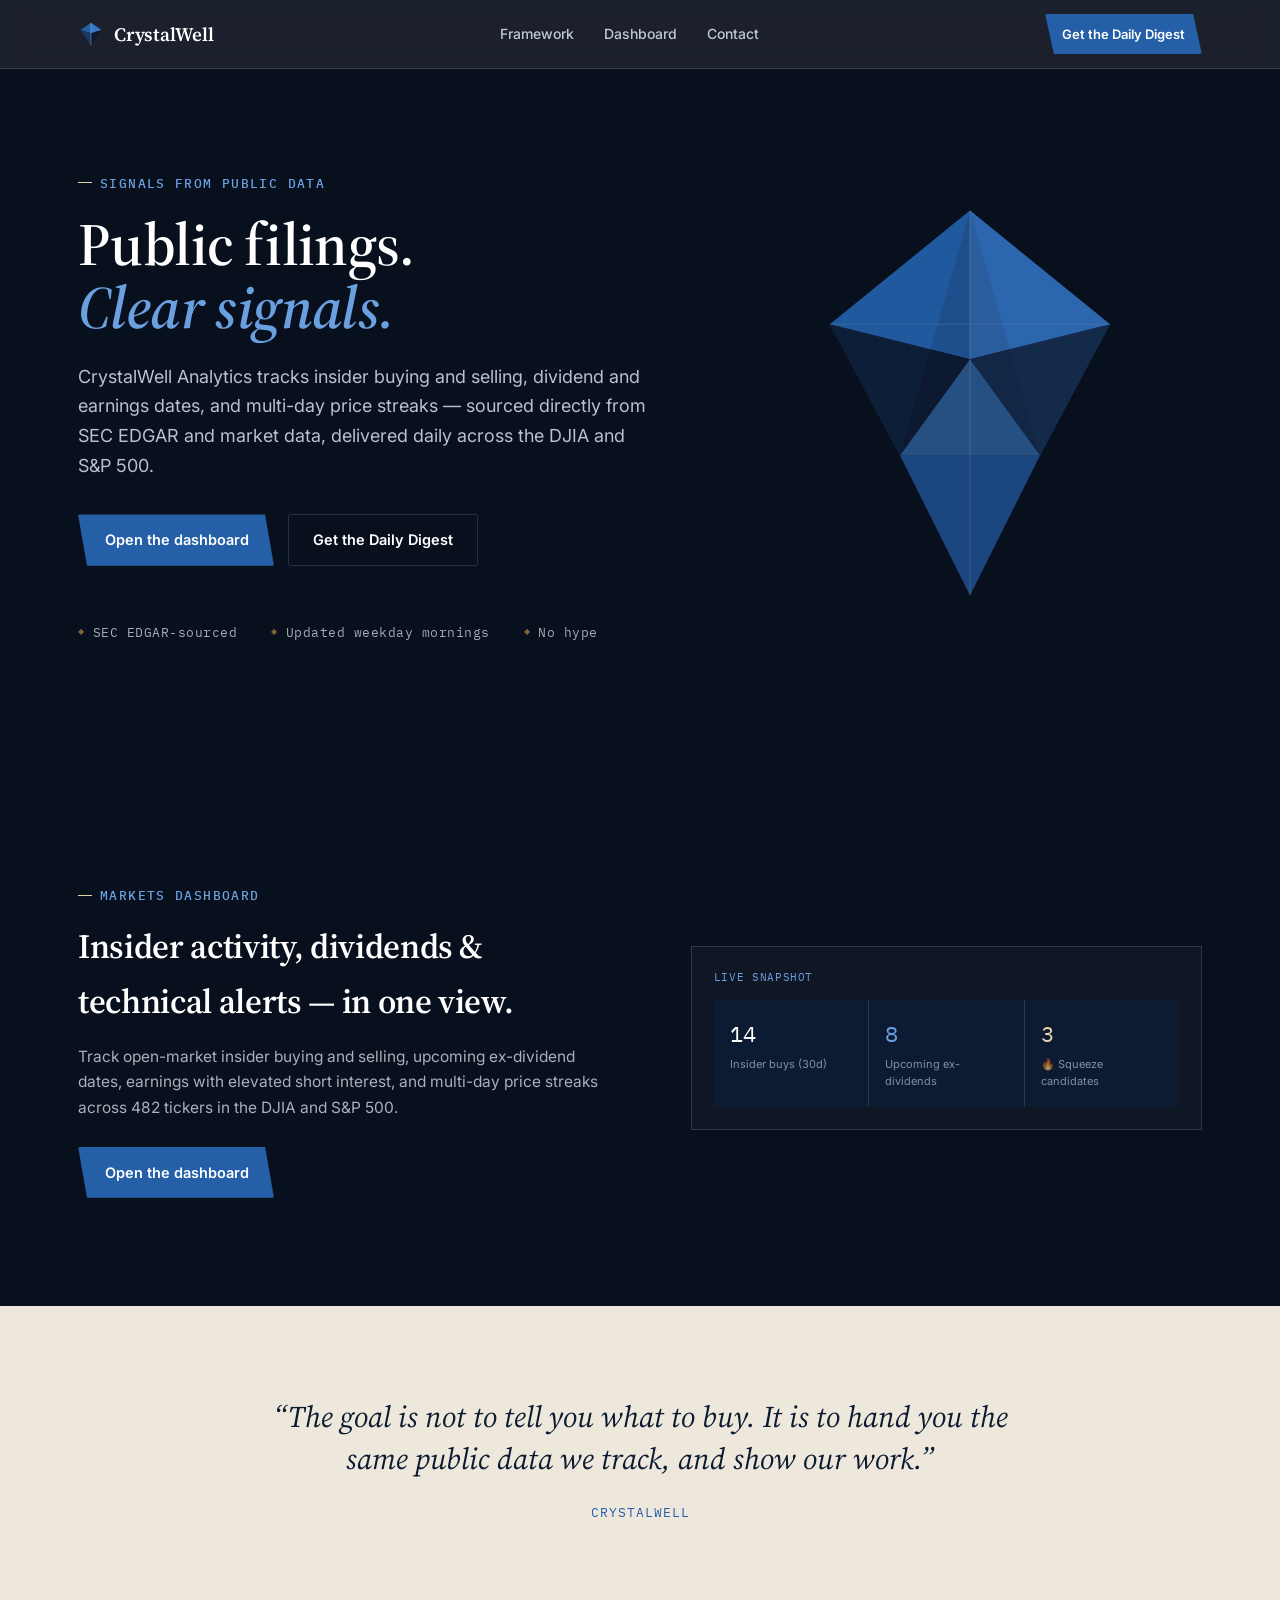
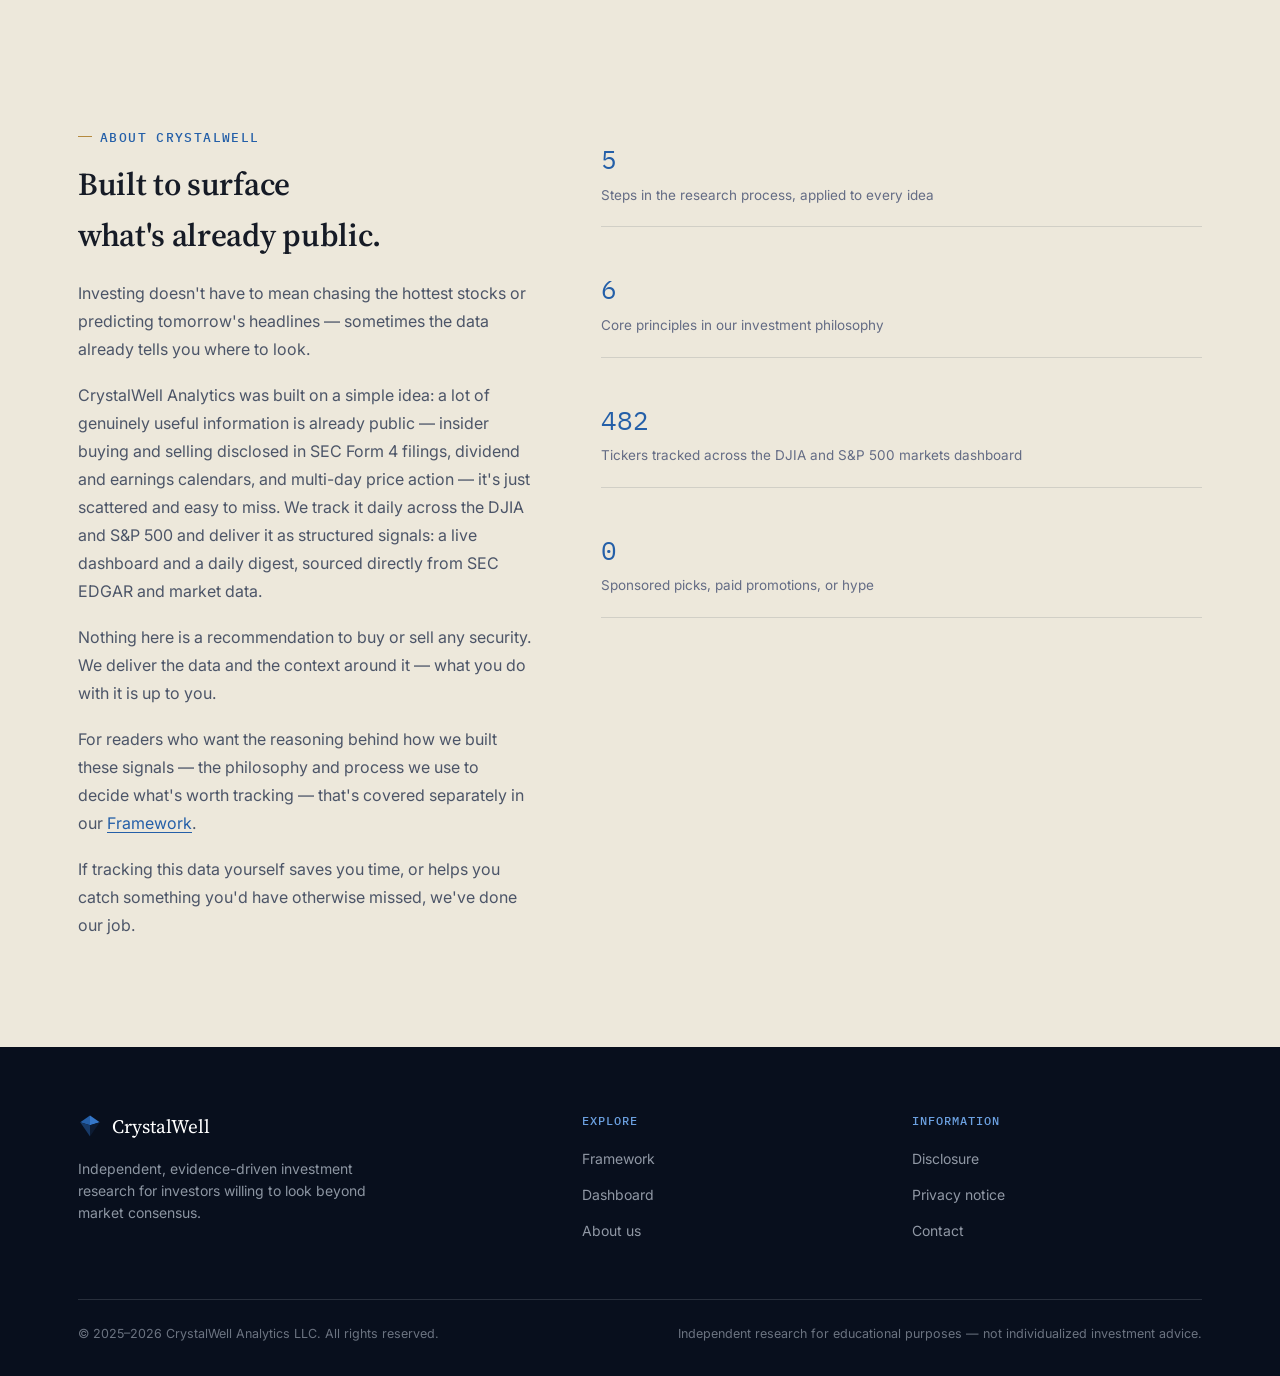
<file: index.html>
<!DOCTYPE html>
<html lang="en">
<head>
<meta charset="UTF-8">
<meta name="viewport" content="width=device-width, initial-scale=1.0">
<title>CrystalWell Analytics | Insider Trading &amp; Market Signals</title>
<meta name="description" content="CrystalWell Analytics tracks insider trading, key dates, and price-movement signals from public SEC filings and market data — delivered daily, without commentary.">
<link rel="stylesheet" href="css/styles.css">
</head>
<body>

<a class="skip-link" href="#main">Skip to content</a>

<nav class="site-nav" id="top">
  <div class="container">
    <a href="index.html" class="brand">
      <span class="facet-mark">
        <svg width="26" height="26" viewBox="0 0 32 32" fill="none" xmlns="http://www.w3.org/2000/svg">
          <polygon points="16,2 29,11 16,15" fill="#3577c9"/>
          <polygon points="16,2 3,11 16,15" fill="#245fa8"/>
          <polygon points="3,11 16,15 16,30" fill="#173a68"/>
          <polygon points="29,11 16,15 16,30" fill="#0d1b32"/>
          <line x1="16" y1="2" x2="16" y2="30" stroke="#e4d3ab" stroke-width="0.6" opacity="0.7"/>
        </svg>
      </span>
      CrystalWell
    </a>
    <button class="nav-toggle" aria-label="Toggle navigation" aria-expanded="false">
      <svg viewBox="0 0 24 24" fill="none" stroke="currentColor" stroke-width="2"><line x1="3" y1="6" x2="21" y2="6"/><line x1="3" y1="12" x2="21" y2="12"/><line x1="3" y1="18" x2="21" y2="18"/></svg>
    </button>
    <div class="nav-links">
      <a href="framework.html">Framework</a>
      <a href="dashboard.html">Dashboard</a>
      <a href="contact.html">Contact</a>
    </div>
    <div class="nav-cta">
      <a href="contact.html#digest" class="btn btn-primary btn-sm">Get the Daily Digest</a>
    </div>
  </div>
</nav>

<main id="main">

  <!-- HERO -->
  <header class="hero on-dark">
    <div class="container hero-grid">
      <div>
        <span class="eyebrow">Signals from public data</span>
        <h1>Public filings. <em>Clear signals.</em></h1>
        <p class="lede">CrystalWell Analytics tracks insider buying and selling, dividend and earnings dates, and multi-day price streaks — sourced directly from SEC EDGAR and market data, delivered daily across the DJIA and S&amp;P 500.</p>
        <div class="hero-actions">
          <a href="dashboard.html" class="btn btn-primary">Open the dashboard</a>
          <a href="contact.html#digest" class="btn btn-ghost">Get the Daily Digest</a>
        </div>
        <div class="hero-trust">
          <span>SEC EDGAR-sourced</span>
          <span>Updated weekday mornings</span>
          <span>No hype</span>
        </div>
      </div>
      <div class="hero-facets" aria-hidden="true">
        <svg viewBox="0 0 480 480" xmlns="http://www.w3.org/2000/svg">
          <polygon points="240,20 400,150 320,300" fill="#173a68" opacity="0.9"/>
          <polygon points="240,20 80,150 160,300" fill="#1c4a86" opacity="0.85"/>
          <polygon points="240,20 400,150 240,190" fill="#3577c9" opacity="0.75"/>
          <polygon points="240,20 80,150 240,190" fill="#245fa8" opacity="0.8"/>
          <polygon points="80,150 160,300 240,190" fill="#0d1b32" opacity="0.9"/>
          <polygon points="400,150 320,300 240,190" fill="#132a4a" opacity="0.9"/>
          <polygon points="160,300 320,300 240,460" fill="#245fa8" opacity="0.7"/>
          <polygon points="160,300 240,190 320,300" fill="#3f86d4" opacity="0.55"/>
          <line x1="240" y1="20" x2="240" y2="460" stroke="#e4d3ab" stroke-width="0.6" opacity="0.35"/>
          <line x1="80" y1="150" x2="400" y2="150" stroke="#e4d3ab" stroke-width="0.6" opacity="0.25"/>
        </svg>
      </div>
    </div>
  </header>

  <!-- DASHBOARD PREVIEW -->
  <section class="section on-dark dashboard-preview">
    <div class="container dashboard-preview-grid">
      <div class="reveal">
        <span class="eyebrow">Markets dashboard</span>
        <h2 class="dashboard-preview-title">Insider activity, dividends &amp; technical alerts — in one view.</h2>
        <p class="dashboard-preview-desc">Track open-market insider buying and selling, upcoming ex-dividend dates, earnings with elevated short interest, and multi-day price streaks across 482 tickers in the DJIA and S&amp;P 500.</p>
        <a href="dashboard.html" class="btn btn-primary dashboard-preview-cta">Open the dashboard</a>
      </div>
      <div class="reveal snapshot-card">
        <div class="snapshot-label">Live snapshot</div>
        <div class="snapshot-grid">
          <div class="snapshot-cell">
            <div class="snapshot-value">14</div>
            <div class="snapshot-sub">Insider buys (30d)</div>
          </div>
          <div class="snapshot-cell">
            <div class="snapshot-value snapshot-value-blue">8</div>
            <div class="snapshot-sub">Upcoming ex-dividends</div>
          </div>
          <div class="snapshot-cell">
            <div class="snapshot-value snapshot-value-brass">3</div>
            <div class="snapshot-sub">🔥 Squeeze candidates</div>
          </div>
        </div>
      </div>
    </div>
  </section>

  <!-- PULL QUOTE -->
  <div class="pull-quote">
    <div class="container">
      <blockquote>
        &ldquo;The goal is not to tell you what to buy. It is to hand you the same public data we track, and show our work.&rdquo;
        <cite>CrystalWell</cite>
      </blockquote>
    </div>
  </div>

  <!-- ABOUT -->
  <section class="section paper-dim" id="about">
    <div class="container about-grid">
      <div class="reveal">
        <span class="eyebrow">About CrystalWell</span>
        <h2 style="font-size:clamp(24px,3vw,32px); margin-top:12px;">Built to surface what's already public.</h2>
        <p>Investing doesn't have to mean chasing the hottest stocks or predicting tomorrow's headlines — sometimes the data already tells you where to look.</p>
        <p>CrystalWell Analytics was built on a simple idea: a lot of genuinely useful information is already public — insider buying and selling disclosed in SEC Form 4 filings, dividend and earnings calendars, and multi-day price action — it's just scattered and easy to miss. We track it daily across the DJIA and S&amp;P 500 and deliver it as structured signals: a live dashboard and a daily digest, sourced directly from SEC EDGAR and market data.</p>
        <p>Nothing here is a recommendation to buy or sell any security. We deliver the data and the context around it — what you do with it is up to you.</p>
        <p>For readers who want the reasoning behind how we built these signals — the philosophy and process we use to decide what's worth tracking — that's covered separately in our <a href="framework.html">Framework</a>.</p>
        <p>If tracking this data yourself saves you time, or helps you catch something you'd have otherwise missed, we've done our job.</p>
      </div>
      <div class="about-stat-list reveal">
        <div class="about-stat"><div class="num">5</div><div class="label">Steps in the research process, applied to every idea</div></div>
        <div class="about-stat"><div class="num">6</div><div class="label">Core principles in our investment philosophy</div></div>
        <div class="about-stat"><div class="num">482</div><div class="label">Tickers tracked across the DJIA and S&amp;P 500 markets dashboard</div></div>
        <div class="about-stat"><div class="num">0</div><div class="label">Sponsored picks, paid promotions, or hype</div></div>
      </div>
    </div>
  </section>

</main>

<footer class="site-footer">
  <div class="container">
    <div class="footer-grid">
      <div>
        <div class="footer-brand">
          <span class="facet-mark">
            <svg width="24" height="24" viewBox="0 0 32 32" fill="none" xmlns="http://www.w3.org/2000/svg">
              <polygon points="16,2 29,11 16,15" fill="#3577c9"/>
              <polygon points="16,2 3,11 16,15" fill="#245fa8"/>
              <polygon points="3,11 16,15 16,30" fill="#173a68"/>
              <polygon points="29,11 16,15 16,30" fill="#0d1b32"/>
            </svg>
          </span>
          CrystalWell
        </div>
        <p class="footer-desc">Independent, evidence-driven investment research for investors willing to look beyond market consensus.</p>
      </div>
      <div class="footer-col">
        <h4>Explore</h4>
        <ul>
          <li><a href="framework.html">Framework</a></li>
          <li><a href="dashboard.html">Dashboard</a></li>
          <li><a href="index.html#about">About us</a></li>
        </ul>
      </div>
      <div class="footer-col">
        <h4>Information</h4>
        <ul>
          <li><a href="legal.html#disclosure">Disclosure</a></li>
          <li><a href="legal.html#privacy">Privacy notice</a></li>
          <li><a href="contact.html">Contact</a></li>
        </ul>
      </div>
    </div>
    <div class="footer-bottom">
      <span>© 2025–2026 CrystalWell Analytics LLC. All rights reserved.</span>
      <span>Independent research for educational purposes — not individualized investment advice.</span>
    </div>
  </div>
</footer>

<script src="js/main.js"></script>
</body>
</html>
</file>
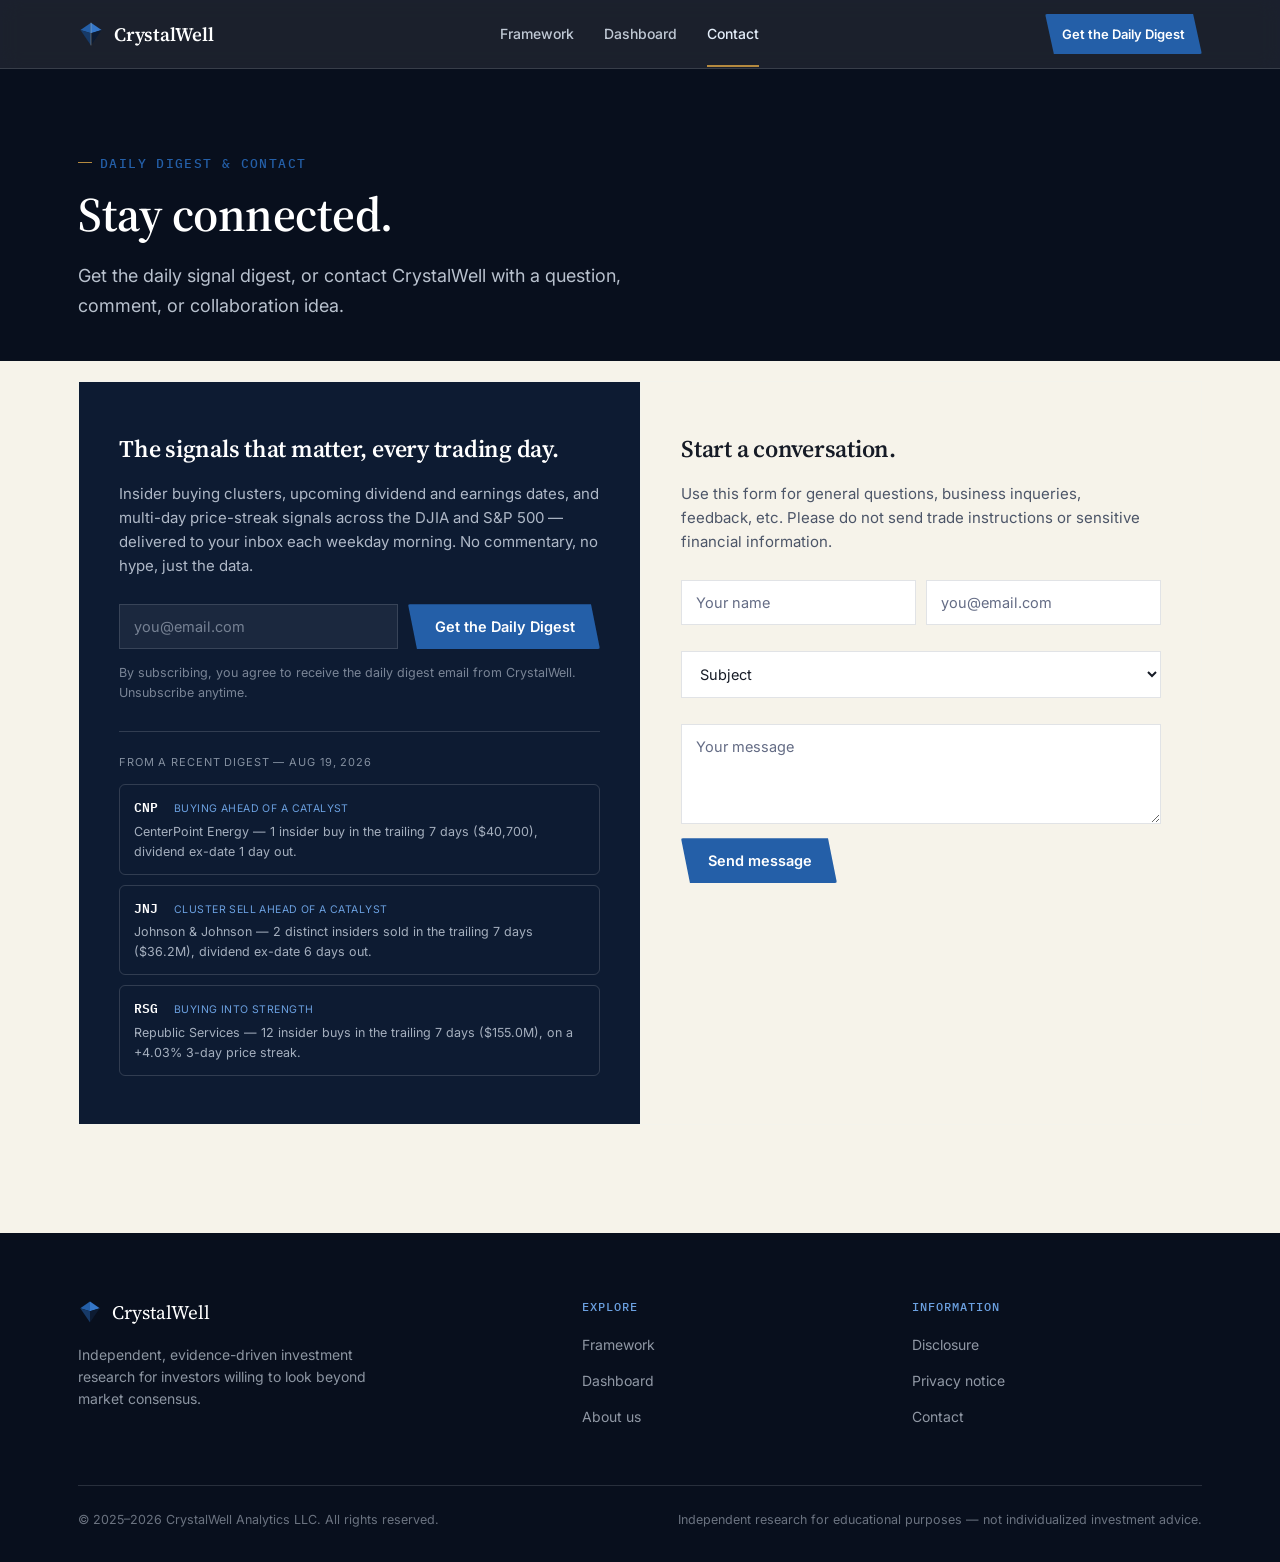
<file: contact.html>
<!DOCTYPE html>
<html lang="en">
<head>
<meta charset="UTF-8">
<meta name="viewport" content="width=device-width, initial-scale=1.0">
<title>Contact &amp; Daily Digest | CrystalWell Analytics</title>
<meta name="description" content="Get the CrystalWell Analytics daily digest — insider buying, key dates, and price-movement signals in one email — or get in touch with a question, comment, or collaboration idea.">
<link rel="stylesheet" href="css/styles.css">
</head>
<body>

<a class="skip-link" href="#main">Skip to content</a>

<nav class="site-nav">
  <div class="container">
    <a href="index.html" class="brand">
      <span class="facet-mark">
        <svg width="26" height="26" viewBox="0 0 32 32" fill="none" xmlns="http://www.w3.org/2000/svg">
          <polygon points="16,2 29,11 16,15" fill="#3577c9"/>
          <polygon points="16,2 3,11 16,15" fill="#245fa8"/>
          <polygon points="3,11 16,15 16,30" fill="#173a68"/>
          <polygon points="29,11 16,15 16,30" fill="#0d1b32"/>
          <line x1="16" y1="2" x2="16" y2="30" stroke="#e4d3ab" stroke-width="0.6" opacity="0.7"/>
        </svg>
      </span>
      CrystalWell
    </a>
    <button class="nav-toggle" aria-label="Toggle navigation" aria-expanded="false">
      <svg viewBox="0 0 24 24" fill="none" stroke="currentColor" stroke-width="2"><line x1="3" y1="6" x2="21" y2="6"/><line x1="3" y1="12" x2="21" y2="12"/><line x1="3" y1="18" x2="21" y2="18"/></svg>
    </button>
    <div class="nav-links">
      <a href="framework.html">Framework</a>
      <a href="dashboard.html">Dashboard</a>
      <a href="contact.html" class="active">Contact</a>
    </div>
    <div class="nav-cta">
      <a href="#digest" class="btn btn-primary btn-sm">Get the Daily Digest</a>
    </div>
  </div>
</nav>

<main id="main">

  <header class="hero" style="padding:76px 0 40px;">
    <div class="container">
      <span class="eyebrow">Daily Digest &amp; Contact</span>
      <h1 style="font-size:clamp(32px,4.4vw,48px); margin-top:16px;">Stay connected.</h1>
      <p class="lede">Get the daily signal digest, or contact CrystalWell with a question, comment, or collaboration idea.</p>
    </div>
  </header>

  <!-- DAILY DIGEST & CONTACT -->
  <section class="section" id="digest" style="padding-top:20px;">
    <div class="container">
      <div class="split-panel reveal">
        <div class="panel panel-blue">
          <h3>The signals that matter, every trading day.</h3>
          <p class="desc">Insider buying clusters, upcoming dividend and earnings dates, and multi-day price-streak signals across the DJIA and S&amp;P 500 — delivered to your inbox each weekday morning. No commentary, no hype, just the data.</p>
          <form id="digest-form" action="https://formspree.io/f/xjgndovp" method="POST">
            <input type="hidden" name="form-type" value="Daily Digest signup">
            <input type="hidden" name="_subject" value="Daily Digest Signup">
            <div class="field-row">
              <input class="text-input" type="email" name="Email address" placeholder="you@email.com" required aria-label="Email address">
              <button class="btn btn-primary" type="submit">Get the Daily Digest</button>
            </div>
            <p class="fine-print">By subscribing, you agree to receive the daily digest email from CrystalWell. Unsubscribe anytime.</p>
            <p class="form-note" aria-live="polite"></p>
          </form>
          <div style="margin-top:28px; padding-top:22px; border-top:1px solid rgba(255,255,255,0.15);">
            <span style="display:block; text-transform:uppercase; letter-spacing:0.08em; font-size:11px; color:rgba(229,238,250,0.55); margin-bottom:12px;">From a recent digest — Aug 19, 2026</span>
            <div style="display:flex; flex-direction:column; gap:10px;">
              <div style="border:1px solid rgba(255,255,255,0.15); border-radius:6px; padding:12px 14px;">
                <div style="font-family:var(--font-mono); font-size:13px; font-weight:600; color:#fff;">CNP <span style="font-family:var(--font-body); font-weight:400; text-transform:uppercase; font-size:10.5px; letter-spacing:0.04em; color:var(--blue-400); margin-left:8px;">Buying Ahead of a Catalyst</span></div>
                <div style="font-size:12.5px; color:rgba(229,238,250,0.7); margin-top:4px;">CenterPoint Energy — 1 insider buy in the trailing 7 days ($40,700), dividend ex-date 1 day out.</div>
              </div>
              <div style="border:1px solid rgba(255,255,255,0.15); border-radius:6px; padding:12px 14px;">
                <div style="font-family:var(--font-mono); font-size:13px; font-weight:600; color:#fff;">JNJ <span style="font-family:var(--font-body); font-weight:400; text-transform:uppercase; font-size:10.5px; letter-spacing:0.04em; color:var(--blue-400); margin-left:8px;">Cluster Sell Ahead of a Catalyst</span></div>
                <div style="font-size:12.5px; color:rgba(229,238,250,0.7); margin-top:4px;">Johnson &amp; Johnson — 2 distinct insiders sold in the trailing 7 days ($36.2M), dividend ex-date 6 days out.</div>
              </div>
              <div style="border:1px solid rgba(255,255,255,0.15); border-radius:6px; padding:12px 14px;">
                <div style="font-family:var(--font-mono); font-size:13px; font-weight:600; color:#fff;">RSG <span style="font-family:var(--font-body); font-weight:400; text-transform:uppercase; font-size:10.5px; letter-spacing:0.04em; color:var(--blue-400); margin-left:8px;">Buying Into Strength</span></div>
                <div style="font-size:12.5px; color:rgba(229,238,250,0.7); margin-top:4px;">Republic Services — 12 insider buys in the trailing 7 days ($155.0M), on a +4.03% 3-day price streak.</div>
              </div>
            </div>
          </div>
        </div>
        <div class="panel panel-paper" id="message">
          <h3>Start a conversation.</h3>
          <p class="desc">Use this form for general questions, business inqueries, feedback, etc. Please do not send trade instructions or sensitive financial information.</p>
          <form id="contact-form" action="https://formspree.io/f/xjgndovp" method="POST">
            <input type="hidden" name="form-type" value="Contact form">
            <div class="field-row">
              <input class="text-input" type="text" name="Your name" placeholder="Your name" required aria-label="Your name">
              <input class="text-input" type="email" name="Email address" placeholder="you@email.com" required aria-label="Email address">
            </div>
            <div class="field-row">
              <select class="text-input" name="Subject" required aria-label="Subject">
                <option value="" disabled selected>Subject</option>
                <option value="General Info">General Info</option>
                <option value="Consulting">Consulting</option>
                <option value="Partnership">Partnership</option>
                <option value="Feedback">Feedback</option>
                <option value="Media / Press">Media / Press</option>
              </select>
            </div>
            <div class="field-row">
              <textarea class="text-input" name="Message" placeholder="Your message" required aria-label="Message"></textarea>
            </div>
            <div class="field-row" style="margin-top:14px;">
              <button class="btn btn-primary" type="submit">Send message</button>
            </div>
            <p class="form-note" aria-live="polite"></p>
          </form>
        </div>
      </div>
    </div>
  </section>

</main>

<footer class="site-footer">
  <div class="container">
    <div class="footer-grid">
      <div>
        <div class="footer-brand">
          <span class="facet-mark">
            <svg width="24" height="24" viewBox="0 0 32 32" fill="none" xmlns="http://www.w3.org/2000/svg">
              <polygon points="16,2 29,11 16,15" fill="#3577c9"/>
              <polygon points="16,2 3,11 16,15" fill="#245fa8"/>
              <polygon points="3,11 16,15 16,30" fill="#173a68"/>
              <polygon points="29,11 16,15 16,30" fill="#0d1b32"/>
            </svg>
          </span>
          CrystalWell
        </div>
        <p class="footer-desc">Independent, evidence-driven investment research for investors willing to look beyond market consensus.</p>
      </div>
      <div class="footer-col">
        <h4>Explore</h4>
        <ul>
          <li><a href="framework.html">Framework</a></li>
          <li><a href="dashboard.html">Dashboard</a></li>
          <li><a href="index.html#about">About us</a></li>
        </ul>
      </div>
      <div class="footer-col">
        <h4>Information</h4>
        <ul>
          <li><a href="legal.html#disclosure">Disclosure</a></li>
          <li><a href="legal.html#privacy">Privacy notice</a></li>
          <li><a href="contact.html">Contact</a></li>
        </ul>
      </div>
    </div>
    <div class="footer-bottom">
      <span>© 2025–2026 CrystalWell Analytics LLC. All rights reserved.</span>
      <span>Independent research for educational purposes — not individualized investment advice.</span>
    </div>
  </div>
</footer>

<script src="js/main.js"></script>
</body>
</html>
</file>
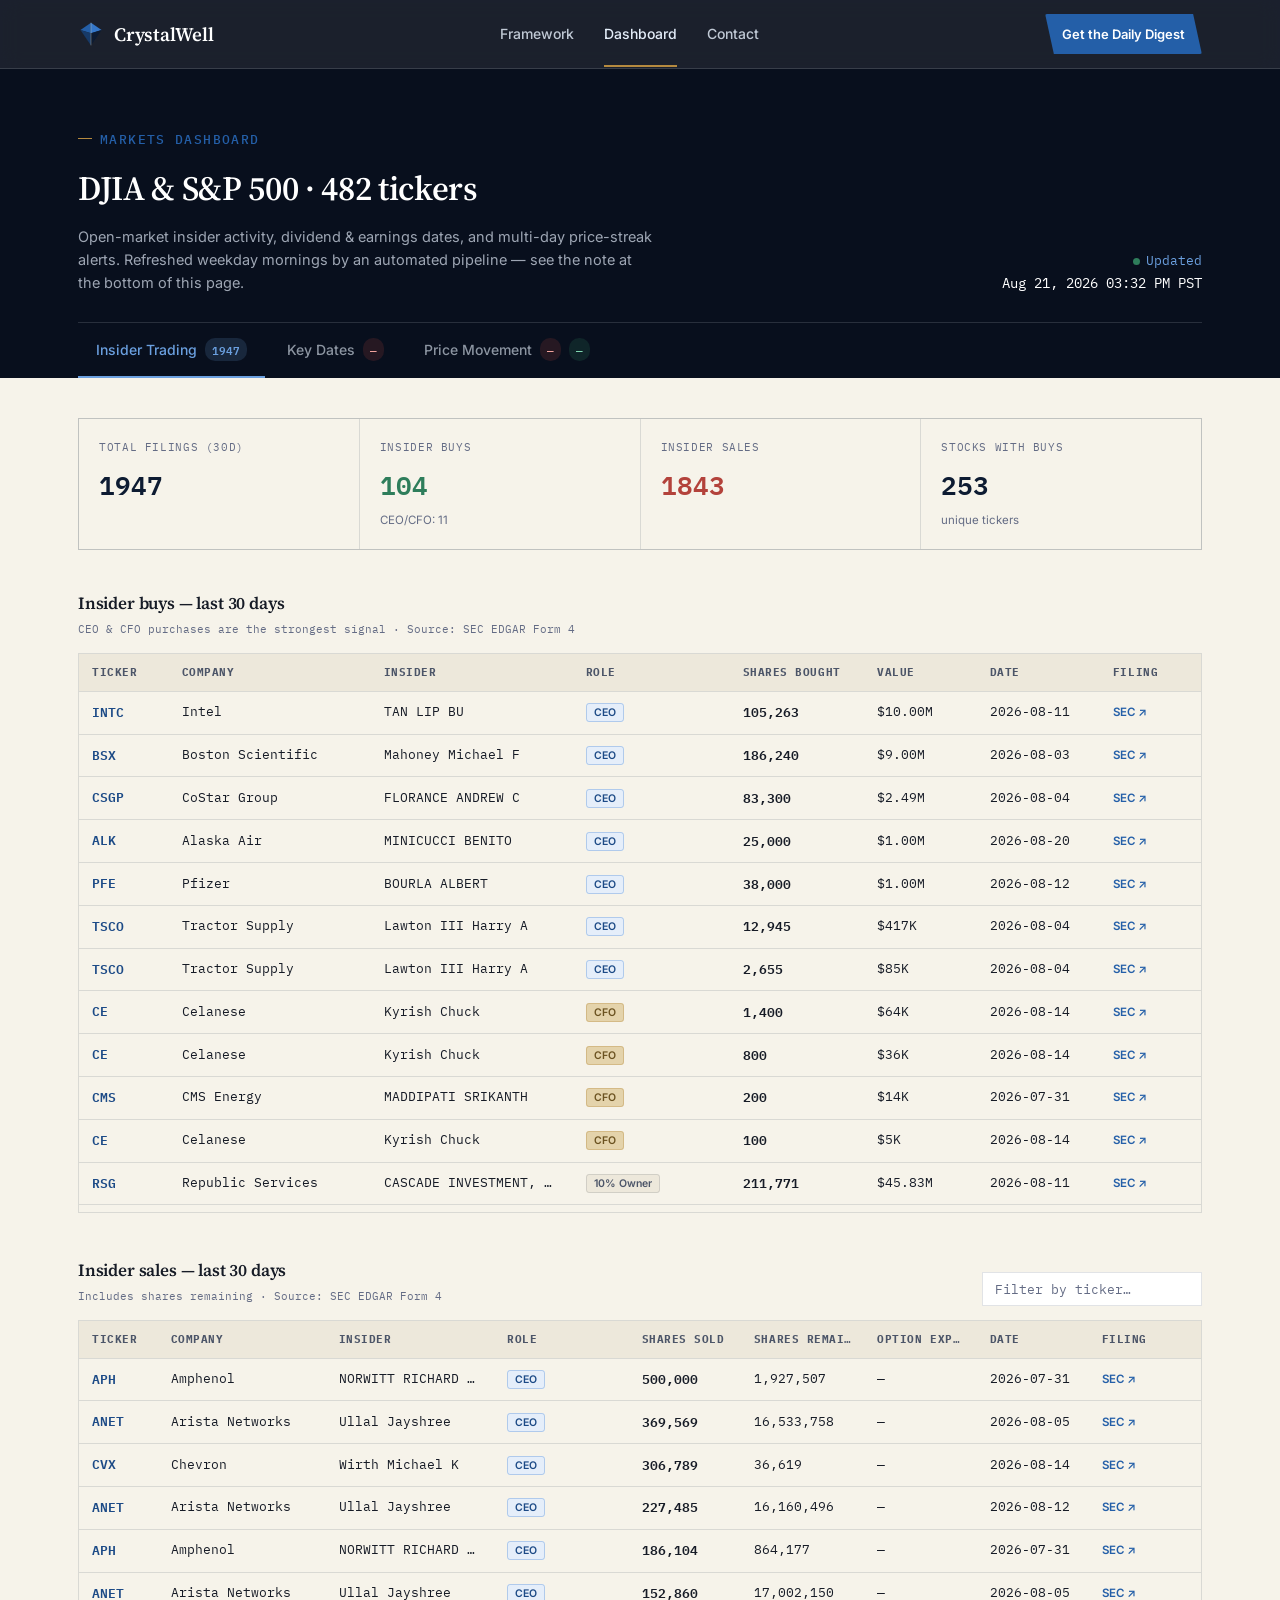
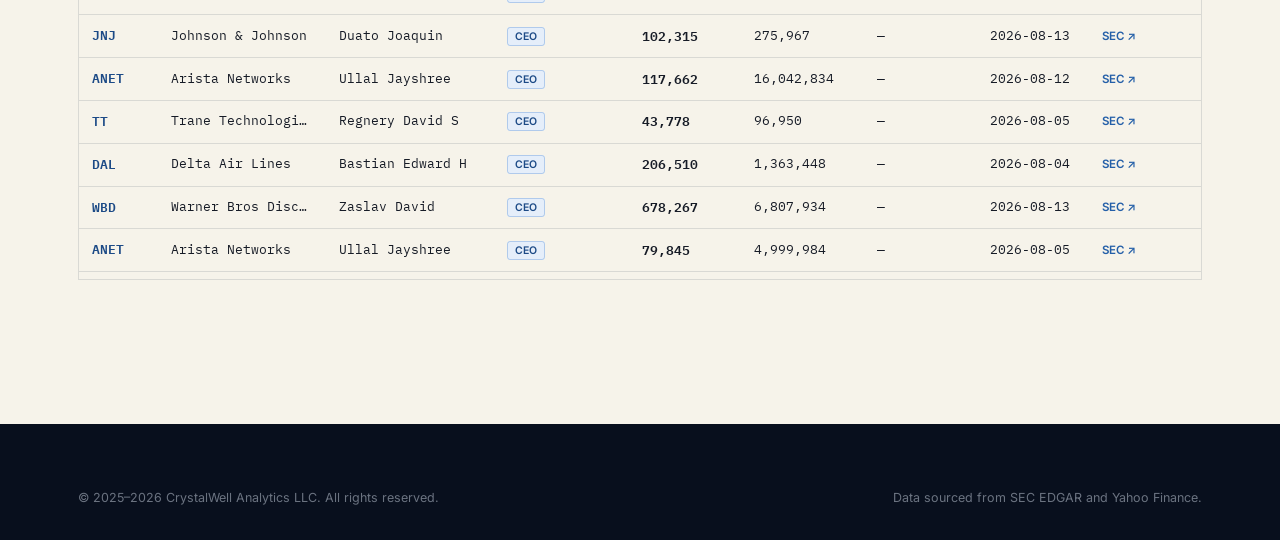
<file: dashboard.html>
<!DOCTYPE html>
<html lang="en">
<head>
<meta charset="UTF-8">
<meta name="viewport" content="width=device-width, initial-scale=1.0">
<title>Markets Dashboard | CrystalWell Analytics</title>
<meta name="description" content="Insider trading activity, dividend and earnings dates, and technical price-streak alerts across the DJIA and S&P 500.">
<link rel="stylesheet" href="css/styles.css">
<link rel="stylesheet" href="css/dashboard.css">
</head>
<body>

<nav class="site-nav">
  <div class="container">
    <a href="index.html" class="brand">
      <span class="facet-mark">
        <svg width="26" height="26" viewBox="0 0 32 32" fill="none" xmlns="http://www.w3.org/2000/svg">
          <polygon points="16,2 29,11 16,15" fill="#3577c9"/>
          <polygon points="16,2 3,11 16,15" fill="#245fa8"/>
          <polygon points="3,11 16,15 16,30" fill="#173a68"/>
          <polygon points="29,11 16,15 16,30" fill="#0d1b32"/>
          <line x1="16" y1="2" x2="16" y2="30" stroke="#e4d3ab" stroke-width="0.6" opacity="0.7"/>
        </svg>
      </span>
      CrystalWell
    </a>
    <button class="nav-toggle" aria-label="Toggle navigation" aria-expanded="false">
      <svg viewBox="0 0 24 24" fill="none" stroke="currentColor" stroke-width="2"><line x1="3" y1="6" x2="21" y2="6"/><line x1="3" y1="12" x2="21" y2="12"/><line x1="3" y1="18" x2="21" y2="18"/></svg>
    </button>
    <div class="nav-links">
      <a href="framework.html">Framework</a>
      <a href="dashboard.html" class="active">Dashboard</a>
      <a href="contact.html">Contact</a>
    </div>
    <div class="nav-cta">
      <a href="contact.html#digest" class="btn btn-primary btn-sm">Get the Daily Digest</a>
    </div>
  </div>
</nav>

<header class="dash-header">
  <div class="container">
    <div class="dash-header-row">
      <div>
        <span class="eyebrow">Markets dashboard</span>
        <h1>DJIA &amp; S&amp;P 500 · 482 tickers</h1>
        <p>Open-market insider activity, dividend &amp; earnings dates, and multi-day price-streak alerts. Refreshed weekday mornings by an automated pipeline — see the note at the bottom of this page.</p>
      </div>
      <div class="dash-updated">
        <div><span class="dot"></span>Updated</div>
        <div id="dash-updated-time" style="margin-top:2px; color:#fff; font-size:14px;">Loading…</div>
      </div>
    </div>
    <div class="dash-tabs">
      <button class="dash-tab active" data-tab="insider">Insider Trading <span class="tab-count" id="insider-tab-count">—</span></button>
      <button class="dash-tab" data-tab="keydates">Key Dates <span class="tab-count tc-red" id="keydates-tab-count">—</span></button>
      <button class="dash-tab" data-tab="movement">Price Movement <span class="tab-count tc-red" id="movement-down-count">—</span><span class="tab-count tc-green" id="movement-up-count">—</span></button>
    </div>
  </div>
</header>

<main class="dash-body">
  <div class="container">

    <!-- ================= INSIDER TRADING ================= -->
    <div class="dash-panel active" id="panel-insider">

      <div class="stat-row">
        <div class="stat-card">
          <div class="stat-label">Total filings (30d)</div>
          <div class="stat-value" id="s-total">—</div>
        </div>
        <div class="stat-card">
          <div class="stat-label">Insider buys</div>
          <div class="stat-value up" id="s-buys">—</div>
          <div class="stat-sub" id="s-ceo-cfo">CEO/CFO: —</div>
        </div>
        <div class="stat-card">
          <div class="stat-label">Insider sales</div>
          <div class="stat-value down" id="s-sells">—</div>
        </div>
        <div class="stat-card">
          <div class="stat-label">Stocks with buys</div>
          <div class="stat-value" id="s-stocks">—</div>
          <div class="stat-sub">unique tickers</div>
        </div>
      </div>

      <div class="dash-section">
        <div class="dash-section-head">
          <div>
            <h2>Insider buys — last 30 days</h2>
            <span class="hint">CEO &amp; CFO purchases are the strongest signal · Source: SEC EDGAR Form 4</span>
          </div>
        </div>
        <div class="data-table-wrap">
          <table class="data-table">
            <colgroup>
              <col style="width:8%"><col style="width:18%"><col style="width:18%"><col style="width:14%">
              <col style="width:12%"><col style="width:10%"><col style="width:11%"><col style="width:9%">
            </colgroup>
            <thead><tr><th>Ticker</th><th>Company</th><th>Insider</th><th>Role</th><th>Shares bought</th><th>Value</th><th>Date</th><th>Filing</th></tr></thead>
            <tbody id="buys-body"><tr><td colspan="8" class="dash-loading">Fetching filings…</td></tr></tbody>
          </table>
        </div>
      </div>

      <div class="dash-section">
        <div class="dash-section-head">
          <div>
            <h2>Insider sales — last 30 days</h2>
            <span class="hint">Includes shares remaining · Source: SEC EDGAR Form 4</span>
          </div>
          <input class="table-search" id="sells-search" type="text" placeholder="Filter by ticker…" aria-label="Filter insider sales by ticker">
        </div>
        <div class="data-table-wrap">
          <table class="data-table">
            <colgroup>
              <col style="width:7%"><col style="width:15%"><col style="width:15%"><col style="width:12%">
              <col style="width:10%"><col style="width:11%"><col style="width:10%"><col style="width:10%"><col style="width:10%">
            </colgroup>
            <thead><tr><th>Ticker</th><th>Company</th><th>Insider</th><th>Role</th><th>Shares sold</th><th>Shares remaining</th><th>Option expiry</th><th>Date</th><th>Filing</th></tr></thead>
            <tbody id="sells-body"><tr><td colspan="9" class="dash-loading">Fetching filings…</td></tr></tbody>
          </table>
        </div>
      </div>

    </div>

    <!-- ================= KEY DATES ================= -->
    <div class="dash-panel" id="panel-keydates">

      <div class="stat-row">
        <div class="stat-card">
          <div class="stat-label">Stocks paying dividends</div>
          <div class="stat-value" id="kd-paying">—</div>
        </div>
        <div class="stat-card">
          <div class="stat-label">Ex-dates this month</div>
          <div class="stat-value amber" id="kd-upcoming">—</div>
        </div>
        <div class="stat-card">
          <div class="stat-label">🔥 Squeeze candidates</div>
          <div class="stat-value down" id="kd-squeeze">—</div>
          <div class="stat-sub">short ratio ≥ 5</div>
        </div>
        <div class="stat-card">
          <div class="stat-label">Earnings this month</div>
          <div class="stat-value" id="kd-earnings">—</div>
        </div>
      </div>

      <div class="dash-section">
        <div class="dash-section-head">
          <div>
            <h2 id="div-table-title">Dividend dates</h2>
            <span class="hint" id="div-table-hint">Sorted by soonest ex-dividend date · Yield calculated from price · Source: Yahoo Finance</span>
          </div>
          <input class="table-search" id="dividends-search" type="text" placeholder="Filter by ticker…" aria-label="Filter dividends by ticker">
        </div>
        <div class="data-table-wrap">
          <table class="data-table">
            <thead><tr><th>Ticker</th><th>Company</th><th>Ex-date</th><th>Annual div</th><th>Yield</th><th>Price</th></tr></thead>
            <tbody id="dividends-body"><tr><td colspan="6" class="dash-loading">Loading…</td></tr></tbody>
          </table>
        </div>
      </div>

      <div class="dash-section">
        <div class="dash-section-head">
          <div>
            <h2>Upcoming earnings</h2>
            <span class="hint">Sorted by short ratio · 🔥 = short ratio ≥ 5 · Source: Yahoo Finance</span>
          </div>
          <input class="table-search" id="earnings-search" type="text" placeholder="Filter by ticker…" aria-label="Filter earnings by ticker">
        </div>
        <div class="data-table-wrap">
          <table class="data-table">
            <thead><tr><th>Ticker</th><th>Company</th><th>Earnings date</th><th>Short ratio</th><th>Short % float</th><th>Squeeze?</th></tr></thead>
            <tbody id="earnings-body"><tr><td colspan="6" class="dash-loading">Loading…</td></tr></tbody>
          </table>
        </div>
      </div>

      <p class="dash-source-note" id="keydates-updated"></p>
    </div>

    <!-- ================= PRICE MOVEMENT ================= -->
    <div class="dash-panel" id="panel-movement">

      <div class="stat-row stat-row-5">
        <div class="stat-card"><div class="stat-label">Down 3 days straight</div><div class="stat-value down" id="pm-down">—</div></div>
        <div class="stat-card"><div class="stat-label">Breakdown signals</div><div class="stat-value down" id="pm-breakdown">—</div><div class="stat-sub">heavy vol + down streak</div></div>
        <div class="stat-card"><div class="stat-label">Bottom signals</div><div class="stat-value amber" id="pm-bottom">—</div><div class="stat-sub">oversold + light vol</div></div>
        <div class="stat-card"><div class="stat-label">Up 3 days straight</div><div class="stat-value up" id="pm-up">—</div></div>
        <div class="stat-card"><div class="stat-label">Peak signals</div><div class="stat-value amber" id="pm-peak">—</div><div class="stat-sub">overbought + heavy vol</div></div>
      </div>

      <div class="signal-legend">
        <span style="font-family:var(--font-mono); font-size:11px; color:var(--ink-faint); text-transform:uppercase; letter-spacing:0.05em;">Signal guide</span>
        <span class="legend-item"><span class="signal-chip sig-red">🔴 Breakdown</span> heavy vol + down = institutional selling</span>
        <span class="legend-item"><span class="signal-chip sig-green">🟢 Strong Bottom</span> RSI &lt;30 + light vol + below 200d MA</span>
        <span class="legend-item"><span class="signal-chip sig-amber">🟡 Near Bottom</span> RSI &lt;30 + light vol</span>
        <span class="legend-item"><span class="signal-chip sig-amber">⚠️ Possible Bottom</span> light vol only — confirm with RSI</span>
        <span class="legend-item"><span class="signal-chip sig-red">🔴 Strong Peak</span> RSI &gt;70 + heavy vol + above 200d MA</span>
        <span class="legend-item"><span class="signal-chip sig-green">📈 Momentum</span> heavy vol up — not yet overbought</span>
      </div>

      <div class="dash-section">
        <div class="dash-section-head">
          <h2>📉 Down 3 consecutive days</h2>
          <span class="hint">RSI · 200-day MA · volume character · signal strength — sorted by conviction · Source: Yahoo Finance</span>
        </div>
        <div class="data-table-wrap">
          <table class="data-table">
            <thead><tr><th>Ticker</th><th>Company</th><th>Price</th><th>Day 1</th><th>Day 2</th><th>Day 3</th><th>Total</th><th>RSI (14)</th><th>vs 200d MA</th><th>Volume</th><th>Signal</th></tr></thead>
            <tbody id="down-body"><tr><td colspan="11" class="dash-loading">Loading…</td></tr></tbody>
          </table>
        </div>
      </div>

      <div class="dash-section">
        <div class="dash-section-head">
          <h2>📈 Up 3 consecutive days</h2>
          <span class="hint">RSI · 200-day MA · volume character · signal strength — sorted by conviction · Source: Yahoo Finance</span>
        </div>
        <div class="data-table-wrap">
          <table class="data-table">
            <thead><tr><th>Ticker</th><th>Company</th><th>Price</th><th>Day 1</th><th>Day 2</th><th>Day 3</th><th>Total</th><th>RSI (14)</th><th>vs 200d MA</th><th>Volume</th><th>Signal</th></tr></thead>
            <tbody id="up-body"><tr><td colspan="11" class="dash-loading">Loading…</td></tr></tbody>
          </table>
        </div>
      </div>

      <p class="dash-source-note" id="movement-updated"></p>
    </div>

  </div>
</main>

<footer class="site-footer">
  <div class="container">
    <div class="footer-bottom" style="margin-top:0; border-top:none; padding-top:0;">
      <span>© 2025–2026 CrystalWell Analytics LLC. All rights reserved.</span>
      <span>Data sourced from SEC EDGAR and Yahoo Finance.</span>
    </div>
  </div>
</footer>

<script src="js/main.js"></script>
<script src="js/dashboard.js"></script>
</body>
</html>
</file>
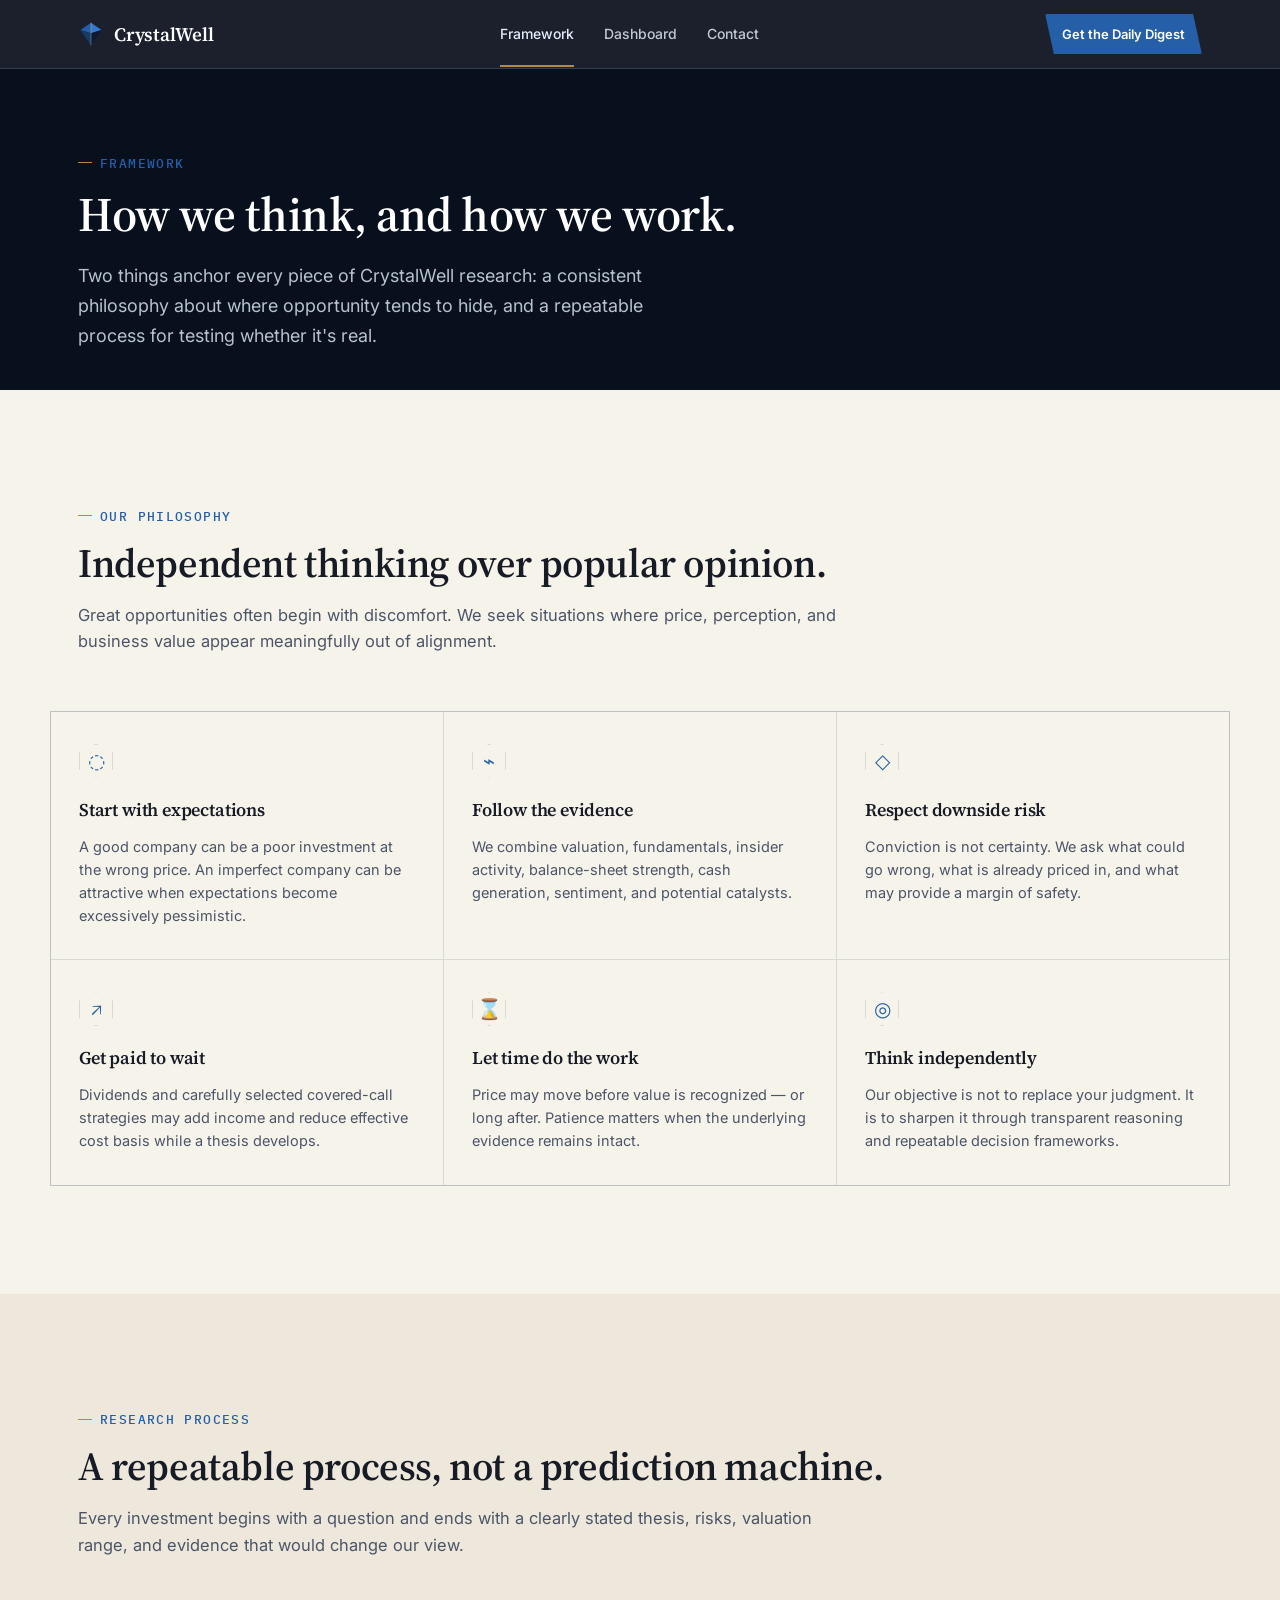
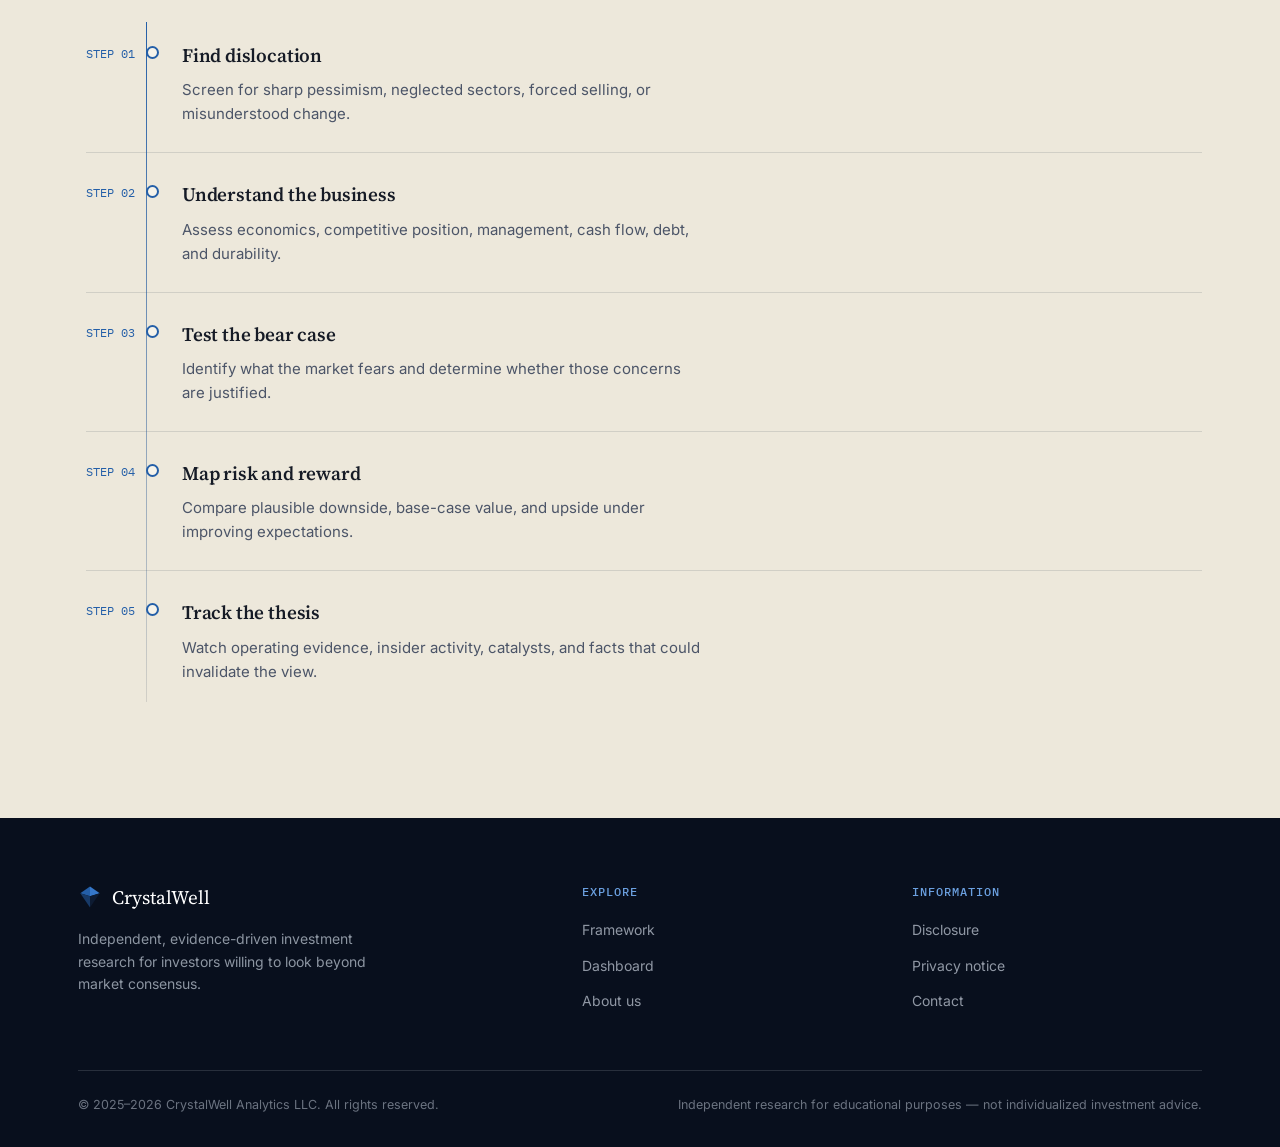
<file: framework.html>
<!DOCTYPE html>
<html lang="en">
<head>
<meta charset="UTF-8">
<meta name="viewport" content="width=device-width, initial-scale=1.0">
<title>Framework | CrystalWell Analytics</title>
<meta name="description" content="Our investment philosophy and repeatable research process — how CrystalWell Analytics evaluates opportunities.">
<link rel="stylesheet" href="css/styles.css">
</head>
<body>

<a class="skip-link" href="#main">Skip to content</a>

<nav class="site-nav">
  <div class="container">
    <a href="index.html" class="brand">
      <span class="facet-mark">
        <svg width="26" height="26" viewBox="0 0 32 32" fill="none" xmlns="http://www.w3.org/2000/svg">
          <polygon points="16,2 29,11 16,15" fill="#3577c9"/>
          <polygon points="16,2 3,11 16,15" fill="#245fa8"/>
          <polygon points="3,11 16,15 16,30" fill="#173a68"/>
          <polygon points="29,11 16,15 16,30" fill="#0d1b32"/>
          <line x1="16" y1="2" x2="16" y2="30" stroke="#e4d3ab" stroke-width="0.6" opacity="0.7"/>
        </svg>
      </span>
      CrystalWell
    </a>
    <button class="nav-toggle" aria-label="Toggle navigation" aria-expanded="false">
      <svg viewBox="0 0 24 24" fill="none" stroke="currentColor" stroke-width="2"><line x1="3" y1="6" x2="21" y2="6"/><line x1="3" y1="12" x2="21" y2="12"/><line x1="3" y1="18" x2="21" y2="18"/></svg>
    </button>
    <div class="nav-links">
      <a href="framework.html" class="active">Framework</a>
      <a href="dashboard.html">Dashboard</a>
      <a href="contact.html">Contact</a>
    </div>
    <div class="nav-cta">
      <a href="contact.html#digest" class="btn btn-primary btn-sm">Get the Daily Digest</a>
    </div>
  </div>
</nav>

<main id="main">

  <header class="hero" style="padding:76px 0 40px;">
    <div class="container">
      <span class="eyebrow">Framework</span>
      <h1 style="font-size:clamp(32px,4.4vw,48px); margin-top:16px;">How we think, and how we work.</h1>
      <p class="lede">Two things anchor every piece of CrystalWell research: a consistent philosophy about where opportunity tends to hide, and a repeatable process for testing whether it's real.</p>
    </div>
  </header>

  <!-- PHILOSOPHY -->
  <section class="section" id="philosophy">
    <div class="container">
      <div class="section-head reveal">
        <span class="eyebrow">Our philosophy</span>
        <h2>Independent thinking over popular opinion.</h2>
        <p>Great opportunities often begin with discomfort. We seek situations where price, perception, and business value appear meaningfully out of alignment.</p>
      </div>
    </div>
    <div class="container" style="padding:0;">
      <div class="philosophy-grid reveal">
        <div class="philosophy-card">
          <div class="philosophy-glyph">◌</div>
          <h3>Start with expectations</h3>
          <p>A good company can be a poor investment at the wrong price. An imperfect company can be attractive when expectations become excessively pessimistic.</p>
        </div>
        <div class="philosophy-card">
          <div class="philosophy-glyph">⌁</div>
          <h3>Follow the evidence</h3>
          <p>We combine valuation, fundamentals, insider activity, balance-sheet strength, cash generation, sentiment, and potential catalysts.</p>
        </div>
        <div class="philosophy-card">
          <div class="philosophy-glyph">◇</div>
          <h3>Respect downside risk</h3>
          <p>Conviction is not certainty. We ask what could go wrong, what is already priced in, and what may provide a margin of safety.</p>
        </div>
        <div class="philosophy-card">
          <div class="philosophy-glyph">↗</div>
          <h3>Get paid to wait</h3>
          <p>Dividends and carefully selected covered-call strategies may add income and reduce effective cost basis while a thesis develops.</p>
        </div>
        <div class="philosophy-card">
          <div class="philosophy-glyph">⌛</div>
          <h3>Let time do the work</h3>
          <p>Price may move before value is recognized — or long after. Patience matters when the underlying evidence remains intact.</p>
        </div>
        <div class="philosophy-card">
          <div class="philosophy-glyph">◎</div>
          <h3>Think independently</h3>
          <p>Our objective is not to replace your judgment. It is to sharpen it through transparent reasoning and repeatable decision frameworks.</p>
        </div>
      </div>
    </div>
  </section>

  <!-- PROCESS -->
  <section class="section paper-dim" id="process">
    <div class="container">
      <div class="section-head reveal">
        <span class="eyebrow">Research process</span>
        <h2>A repeatable process, not a prediction machine.</h2>
        <p>Every investment begins with a question and ends with a clearly stated thesis, risks, valuation range, and evidence that would change our view.</p>
      </div>
      <div class="timeline reveal">
        <div class="timeline-row">
          <div class="timeline-step">STEP 01</div>
          <div><h3>Find dislocation</h3><p>Screen for sharp pessimism, neglected sectors, forced selling, or misunderstood change.</p></div>
        </div>
        <div class="timeline-row">
          <div class="timeline-step">STEP 02</div>
          <div><h3>Understand the business</h3><p>Assess economics, competitive position, management, cash flow, debt, and durability.</p></div>
        </div>
        <div class="timeline-row">
          <div class="timeline-step">STEP 03</div>
          <div><h3>Test the bear case</h3><p>Identify what the market fears and determine whether those concerns are justified.</p></div>
        </div>
        <div class="timeline-row">
          <div class="timeline-step">STEP 04</div>
          <div><h3>Map risk and reward</h3><p>Compare plausible downside, base-case value, and upside under improving expectations.</p></div>
        </div>
        <div class="timeline-row">
          <div class="timeline-step">STEP 05</div>
          <div><h3>Track the thesis</h3><p>Watch operating evidence, insider activity, catalysts, and facts that could invalidate the view.</p></div>
        </div>
      </div>
    </div>
  </section>

</main>

<footer class="site-footer">
  <div class="container">
    <div class="footer-grid">
      <div>
        <div class="footer-brand">
          <span class="facet-mark">
            <svg width="24" height="24" viewBox="0 0 32 32" fill="none" xmlns="http://www.w3.org/2000/svg">
              <polygon points="16,2 29,11 16,15" fill="#3577c9"/>
              <polygon points="16,2 3,11 16,15" fill="#245fa8"/>
              <polygon points="3,11 16,15 16,30" fill="#173a68"/>
              <polygon points="29,11 16,15 16,30" fill="#0d1b32"/>
            </svg>
          </span>
          CrystalWell
        </div>
        <p class="footer-desc">Independent, evidence-driven investment research for investors willing to look beyond market consensus.</p>
      </div>
      <div class="footer-col">
        <h4>Explore</h4>
        <ul>
          <li><a href="framework.html">Framework</a></li>
          <li><a href="dashboard.html">Dashboard</a></li>
          <li><a href="index.html#about">About us</a></li>
        </ul>
      </div>
      <div class="footer-col">
        <h4>Information</h4>
        <ul>
          <li><a href="legal.html#disclosure">Disclosure</a></li>
          <li><a href="legal.html#privacy">Privacy notice</a></li>
          <li><a href="contact.html">Contact</a></li>
        </ul>
      </div>
    </div>
    <div class="footer-bottom">
      <span>© 2025–2026 CrystalWell Analytics LLC. All rights reserved.</span>
      <span>Independent research for educational purposes — not individualized investment advice.</span>
    </div>
  </div>
</footer>

<script src="js/main.js"></script>
</body>
</html>
</file>
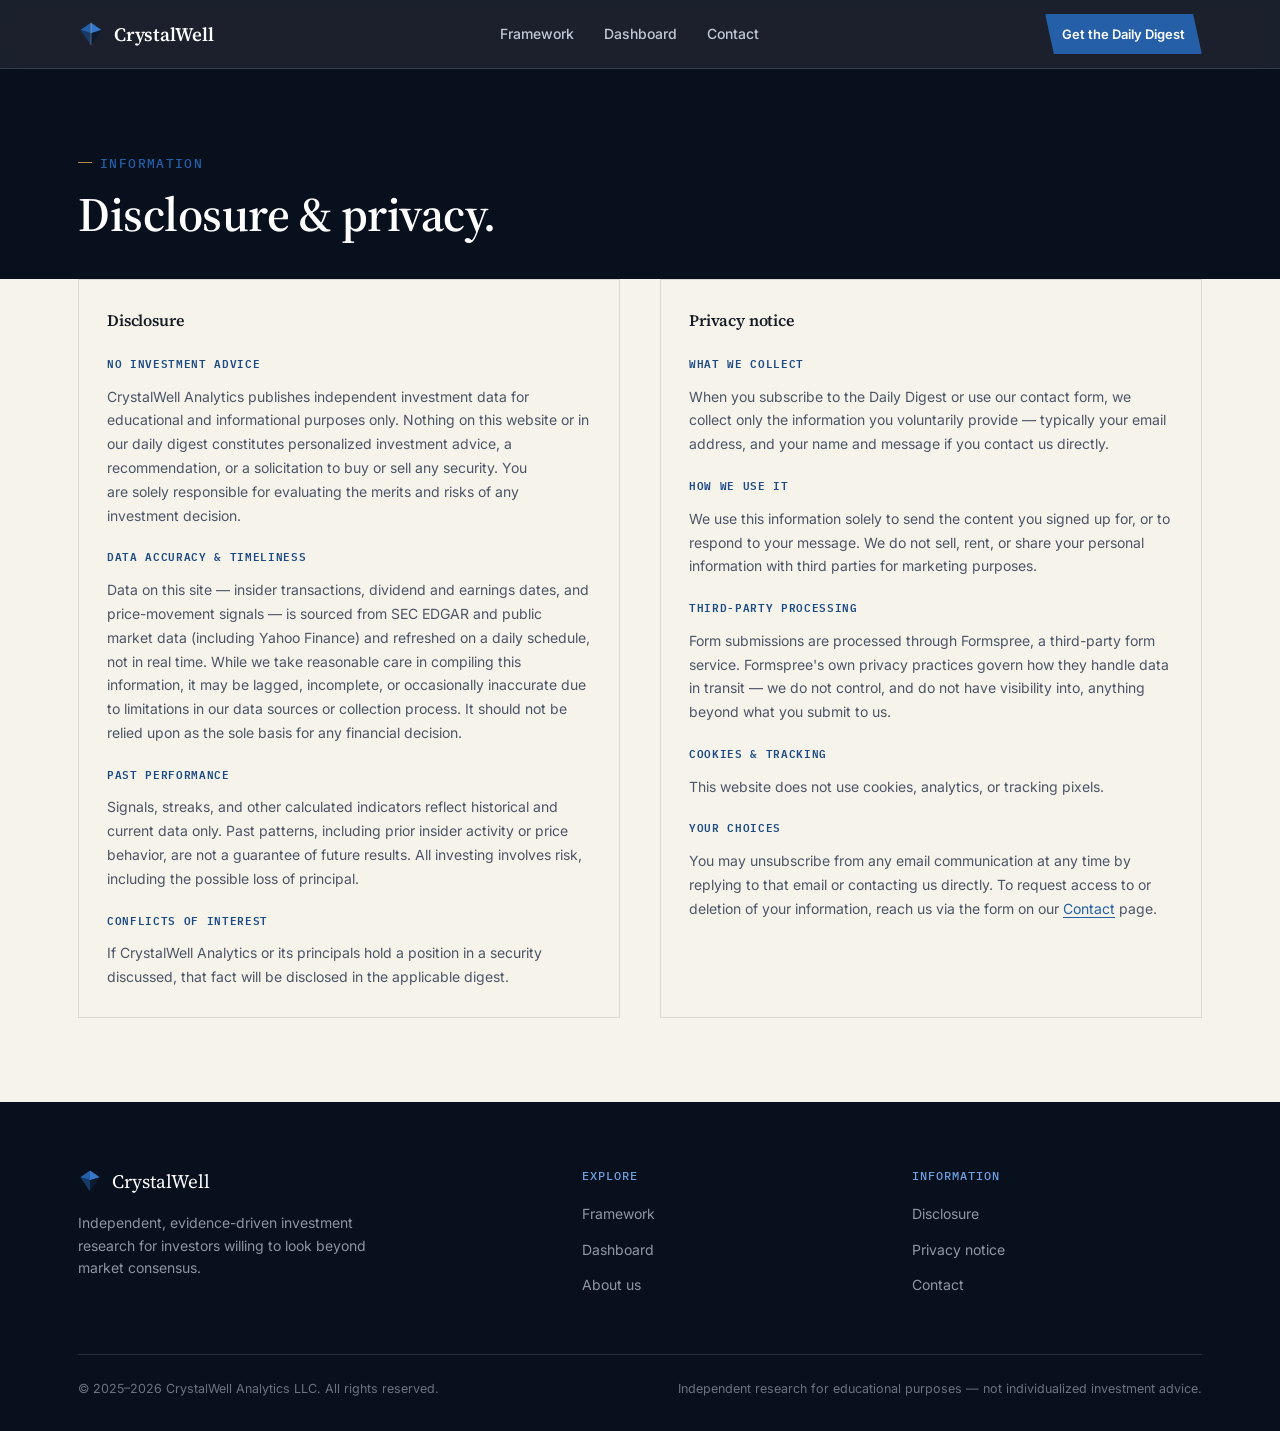
<file: legal.html>
<!DOCTYPE html>
<html lang="en">
<head>
<meta charset="UTF-8">
<meta name="viewport" content="width=device-width, initial-scale=1.0">
<title>Disclosure &amp; Privacy | CrystalWell Analytics</title>
<meta name="description" content="CrystalWell Analytics disclosure and privacy notice.">
<link rel="stylesheet" href="css/styles.css">
</head>
<body>

<a class="skip-link" href="#main">Skip to content</a>

<nav class="site-nav">
  <div class="container">
    <a href="index.html" class="brand">
      <span class="facet-mark">
        <svg width="26" height="26" viewBox="0 0 32 32" fill="none" xmlns="http://www.w3.org/2000/svg">
          <polygon points="16,2 29,11 16,15" fill="#3577c9"/>
          <polygon points="16,2 3,11 16,15" fill="#245fa8"/>
          <polygon points="3,11 16,15 16,30" fill="#173a68"/>
          <polygon points="29,11 16,15 16,30" fill="#0d1b32"/>
          <line x1="16" y1="2" x2="16" y2="30" stroke="#e4d3ab" stroke-width="0.6" opacity="0.7"/>
        </svg>
      </span>
      CrystalWell
    </a>
    <button class="nav-toggle" aria-label="Toggle navigation" aria-expanded="false">
      <svg viewBox="0 0 24 24" fill="none" stroke="currentColor" stroke-width="2"><line x1="3" y1="6" x2="21" y2="6"/><line x1="3" y1="12" x2="21" y2="12"/><line x1="3" y1="18" x2="21" y2="18"/></svg>
    </button>
    <div class="nav-links">
      <a href="framework.html">Framework</a>
      <a href="dashboard.html">Dashboard</a>
      <a href="contact.html">Contact</a>
    </div>
    <div class="nav-cta">
      <a href="contact.html#digest" class="btn btn-primary btn-sm">Get the Daily Digest</a>
    </div>
  </div>
</nav>

<main id="main">

  <header class="hero" style="padding:76px 0 40px;">
    <div class="container">
      <span class="eyebrow">Information</span>
      <h1 style="font-size:clamp(32px,4.4vw,48px); margin-top:16px;">Disclosure &amp; privacy.</h1>
    </div>
  </header>

  <section class="section-tight" style="padding-top:0;">
    <div class="container">
      <div class="info-grid reveal">
        <div class="info-block" id="disclosure">
          <h3>Disclosure</h3>
          <p style="font-family:var(--font-mono); font-size:11px; text-transform:uppercase; letter-spacing:0.06em; color:var(--blue-700); font-weight:600; margin-top:20px;">No Investment Advice</p>
          <p>CrystalWell Analytics publishes independent investment data for educational and informational purposes only. Nothing on this website or in our daily digest constitutes personalized investment advice, a recommendation, or a solicitation to buy or sell any security. You are solely responsible for evaluating the merits and risks of any investment decision.</p>
          <p style="font-family:var(--font-mono); font-size:11px; text-transform:uppercase; letter-spacing:0.06em; color:var(--blue-700); font-weight:600; margin-top:20px;">Data Accuracy &amp; Timeliness</p>
          <p>Data on this site — insider transactions, dividend and earnings dates, and price-movement signals — is sourced from SEC EDGAR and public market data (including Yahoo Finance) and refreshed on a daily schedule, not in real time. While we take reasonable care in compiling this information, it may be lagged, incomplete, or occasionally inaccurate due to limitations in our data sources or collection process. It should not be relied upon as the sole basis for any financial decision.</p>
          <p style="font-family:var(--font-mono); font-size:11px; text-transform:uppercase; letter-spacing:0.06em; color:var(--blue-700); font-weight:600; margin-top:20px;">Past Performance</p>
          <p>Signals, streaks, and other calculated indicators reflect historical and current data only. Past patterns, including prior insider activity or price behavior, are not a guarantee of future results. All investing involves risk, including the possible loss of principal.</p>
          <p style="font-family:var(--font-mono); font-size:11px; text-transform:uppercase; letter-spacing:0.06em; color:var(--blue-700); font-weight:600; margin-top:20px;">Conflicts of Interest</p>
          <p>If CrystalWell Analytics or its principals hold a position in a security discussed, that fact will be disclosed in the applicable digest.</p>
        </div>
        <div class="info-block" id="privacy">
          <h3>Privacy notice</h3>
          <p style="font-family:var(--font-mono); font-size:11px; text-transform:uppercase; letter-spacing:0.06em; color:var(--blue-700); font-weight:600; margin-top:20px;">What We Collect</p>
          <p>When you subscribe to the Daily Digest or use our contact form, we collect only the information you voluntarily provide — typically your email address, and your name and message if you contact us directly.</p>
          <p style="font-family:var(--font-mono); font-size:11px; text-transform:uppercase; letter-spacing:0.06em; color:var(--blue-700); font-weight:600; margin-top:20px;">How We Use It</p>
          <p>We use this information solely to send the content you signed up for, or to respond to your message. We do not sell, rent, or share your personal information with third parties for marketing purposes.</p>
          <p style="font-family:var(--font-mono); font-size:11px; text-transform:uppercase; letter-spacing:0.06em; color:var(--blue-700); font-weight:600; margin-top:20px;">Third-Party Processing</p>
          <p>Form submissions are processed through Formspree, a third-party form service. Formspree's own privacy practices govern how they handle data in transit — we do not control, and do not have visibility into, anything beyond what you submit to us.</p>
          <p style="font-family:var(--font-mono); font-size:11px; text-transform:uppercase; letter-spacing:0.06em; color:var(--blue-700); font-weight:600; margin-top:20px;">Cookies &amp; Tracking</p>
          <p>This website does not use cookies, analytics, or tracking pixels.</p>
          <p style="font-family:var(--font-mono); font-size:11px; text-transform:uppercase; letter-spacing:0.06em; color:var(--blue-700); font-weight:600; margin-top:20px;">Your Choices</p>
          <p>You may unsubscribe from any email communication at any time by replying to that email or contacting us directly. To request access to or deletion of your information, reach us via the form on our <a href="contact.html">Contact</a> page.</p>
        </div>
      </div>
    </div>
  </section>

</main>

<footer class="site-footer">
  <div class="container">
    <div class="footer-grid">
      <div>
        <div class="footer-brand">
          <span class="facet-mark">
            <svg width="24" height="24" viewBox="0 0 32 32" fill="none" xmlns="http://www.w3.org/2000/svg">
              <polygon points="16,2 29,11 16,15" fill="#3577c9"/>
              <polygon points="16,2 3,11 16,15" fill="#245fa8"/>
              <polygon points="3,11 16,15 16,30" fill="#173a68"/>
              <polygon points="29,11 16,15 16,30" fill="#0d1b32"/>
            </svg>
          </span>
          CrystalWell
        </div>
        <p class="footer-desc">Independent, evidence-driven investment research for investors willing to look beyond market consensus.</p>
      </div>
      <div class="footer-col">
        <h4>Explore</h4>
        <ul>
          <li><a href="framework.html">Framework</a></li>
          <li><a href="dashboard.html">Dashboard</a></li>
          <li><a href="index.html#about">About us</a></li>
        </ul>
      </div>
      <div class="footer-col">
        <h4>Information</h4>
        <ul>
          <li><a href="legal.html#disclosure">Disclosure</a></li>
          <li><a href="legal.html#privacy">Privacy notice</a></li>
          <li><a href="contact.html">Contact</a></li>
        </ul>
      </div>
    </div>
    <div class="footer-bottom">
      <span>© 2025–2026 CrystalWell Analytics LLC. All rights reserved.</span>
      <span>Independent research for educational purposes — not individualized investment advice.</span>
    </div>
  </div>
</footer>

<script src="js/main.js"></script>
</body>
</html>
</file>
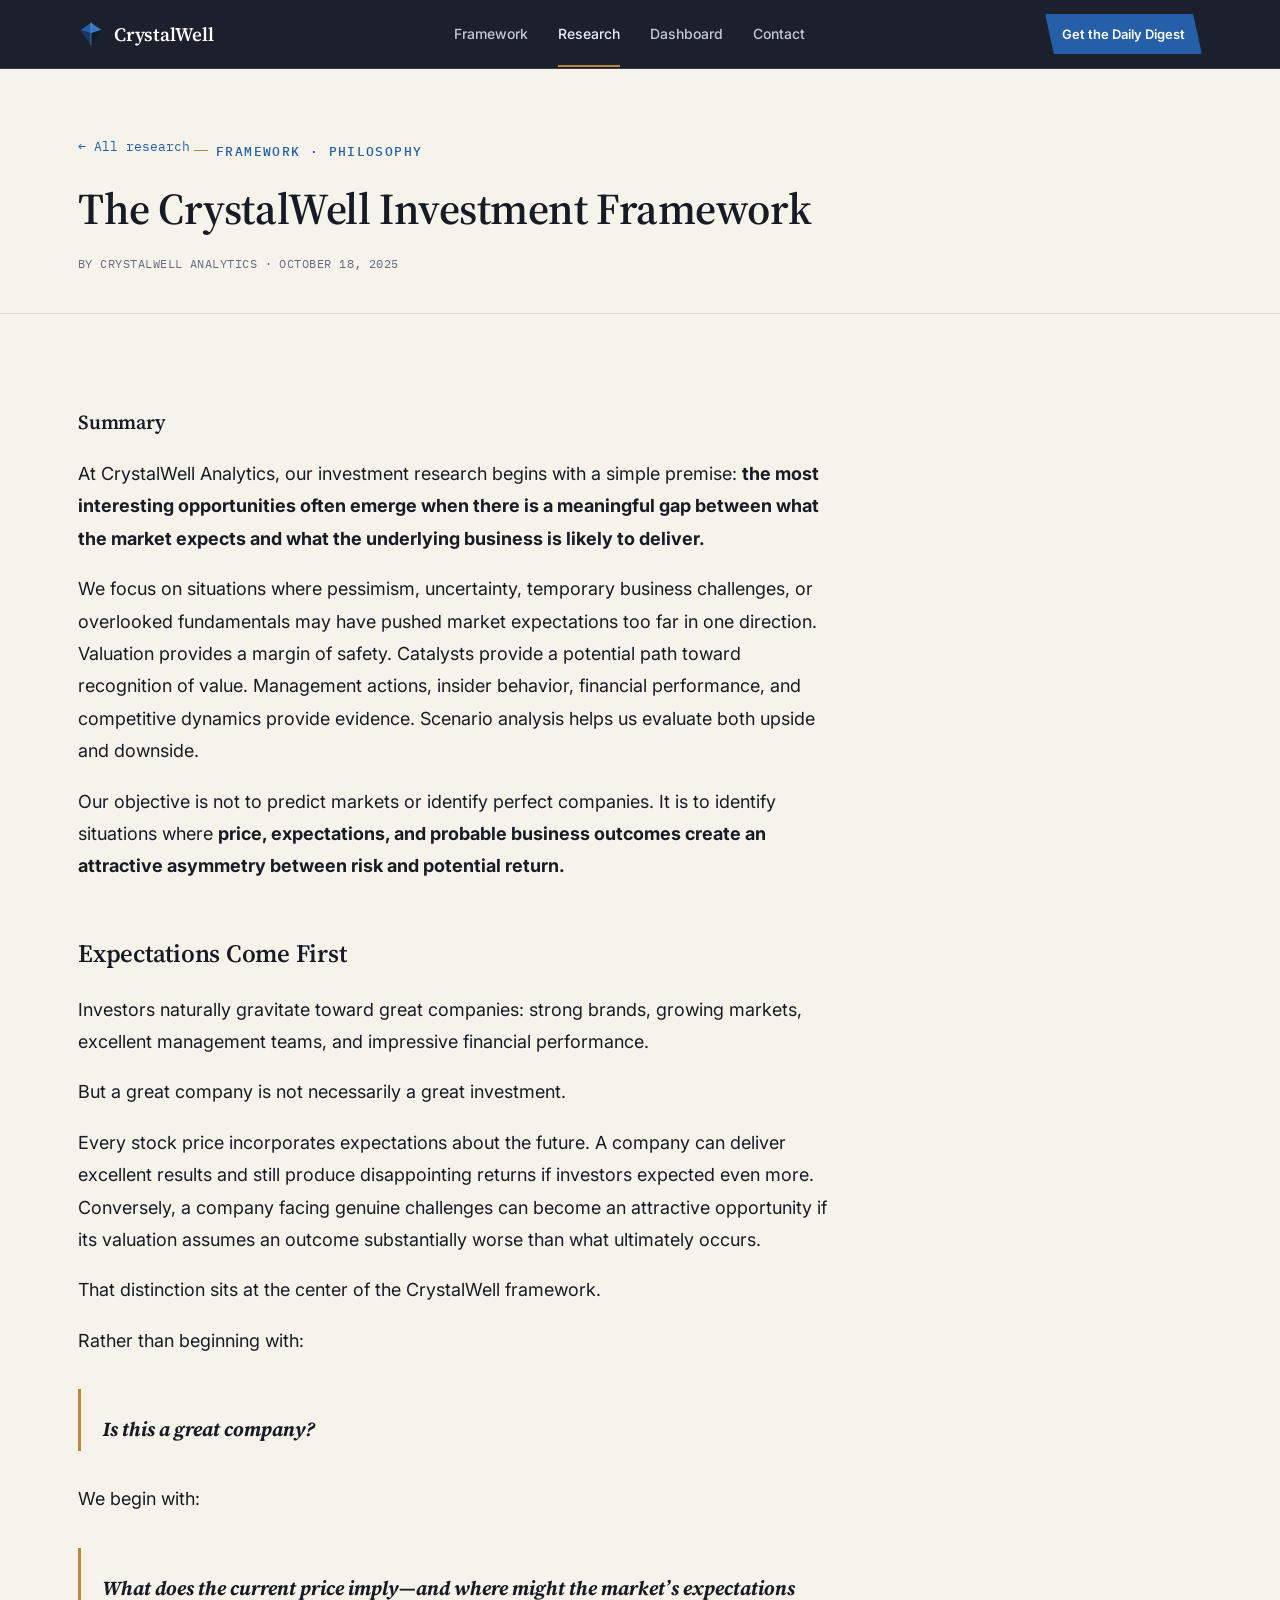
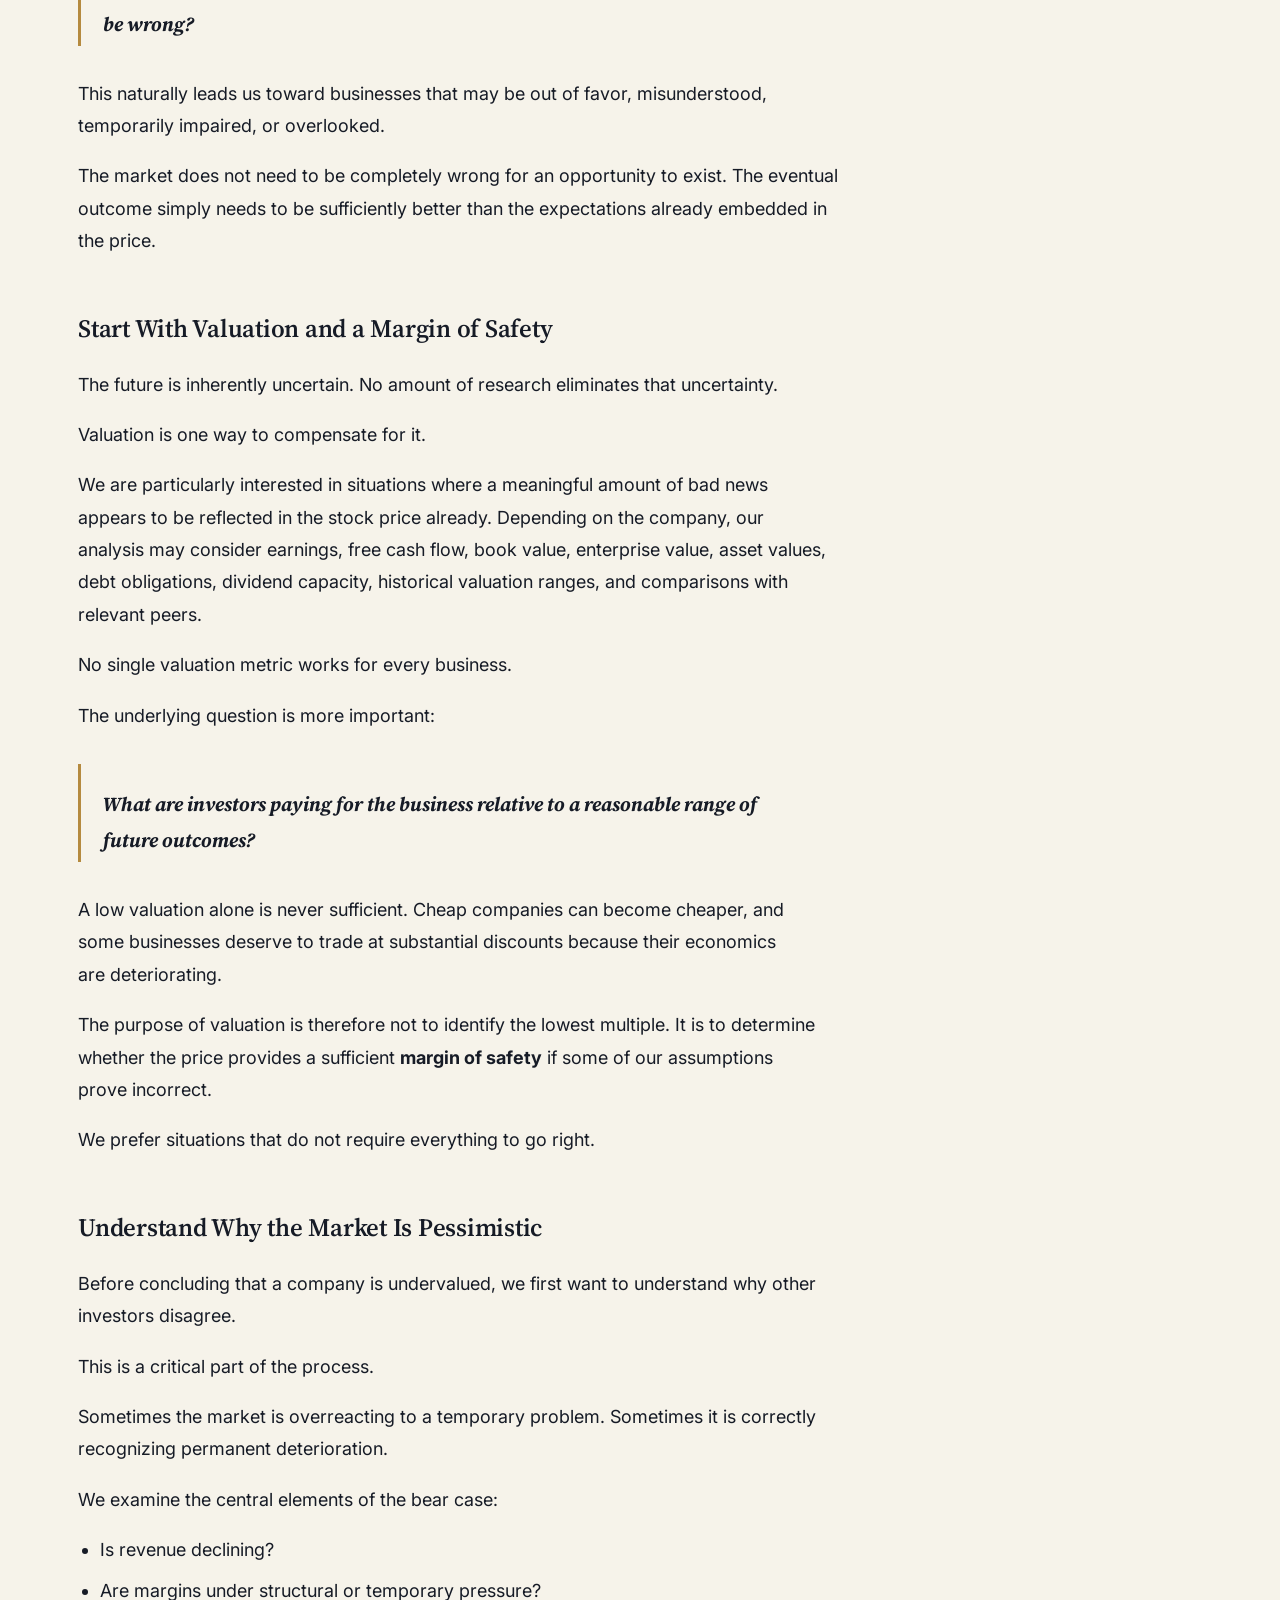
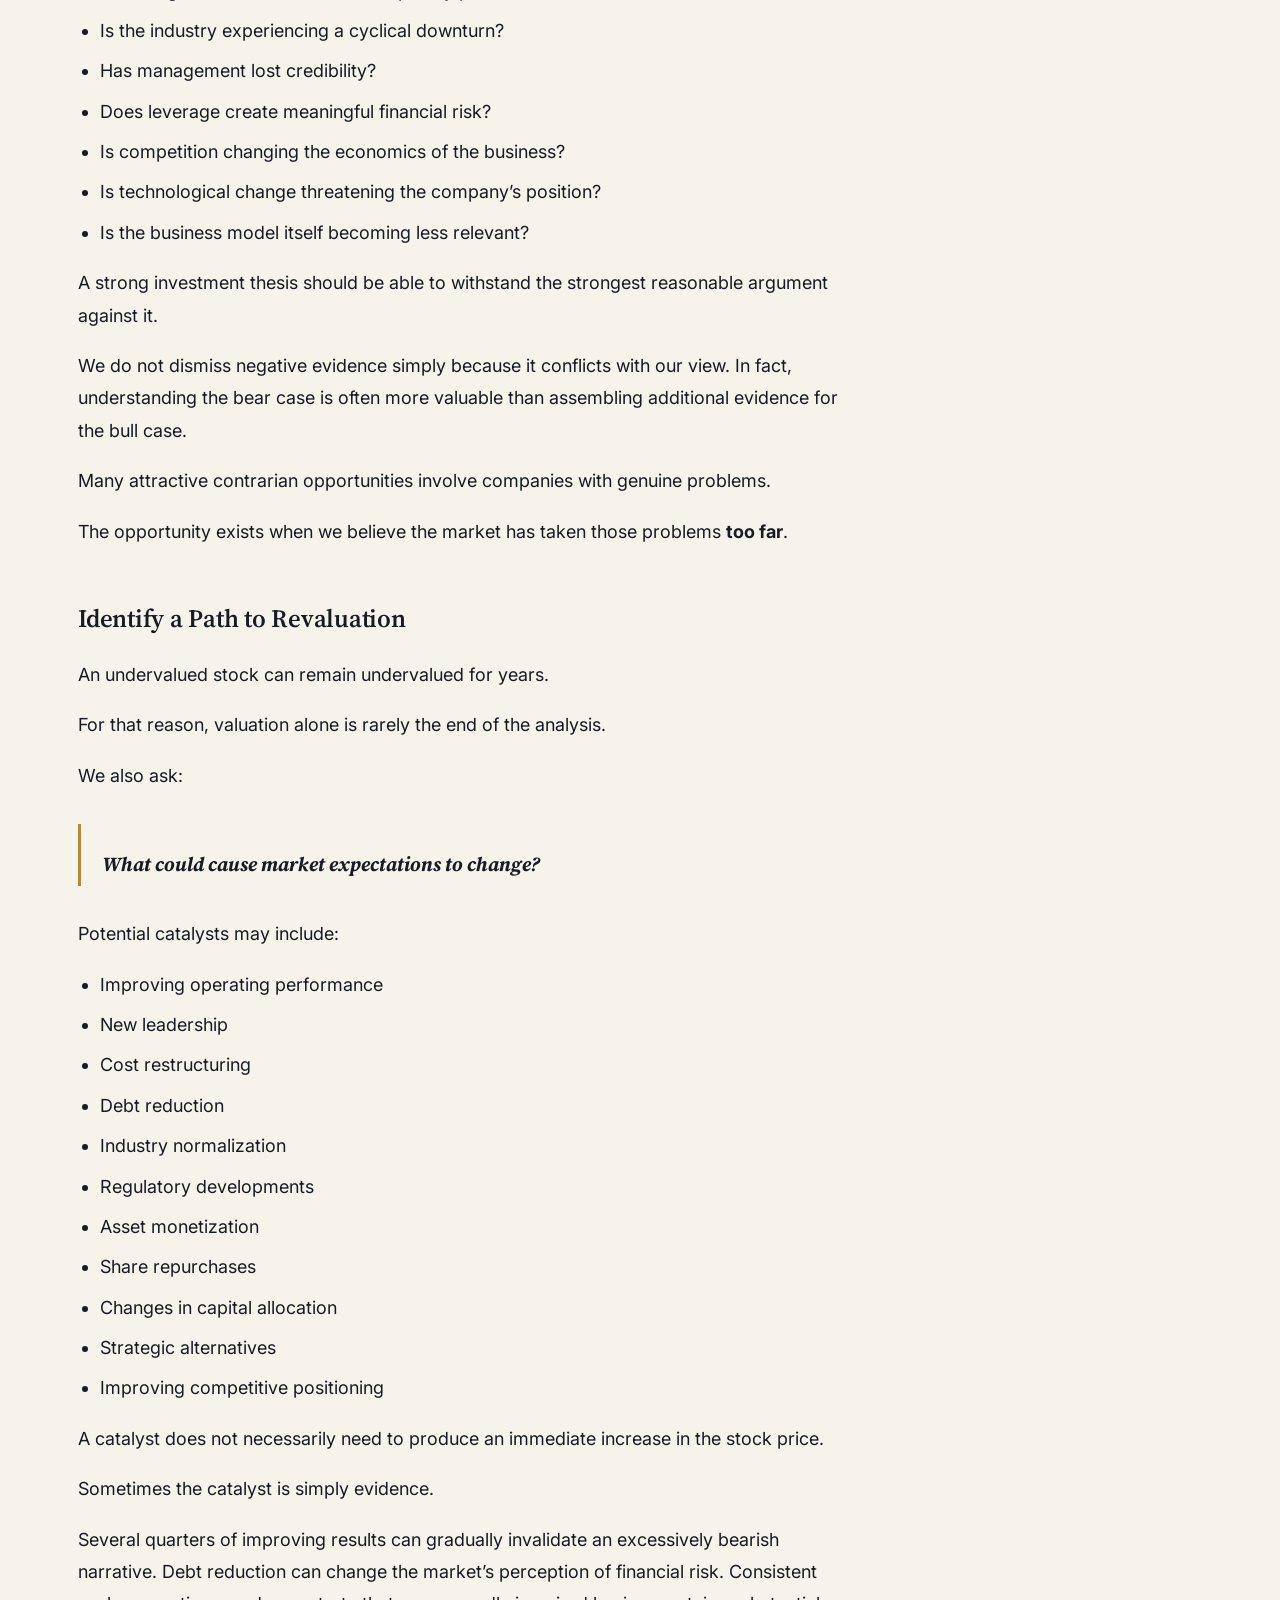
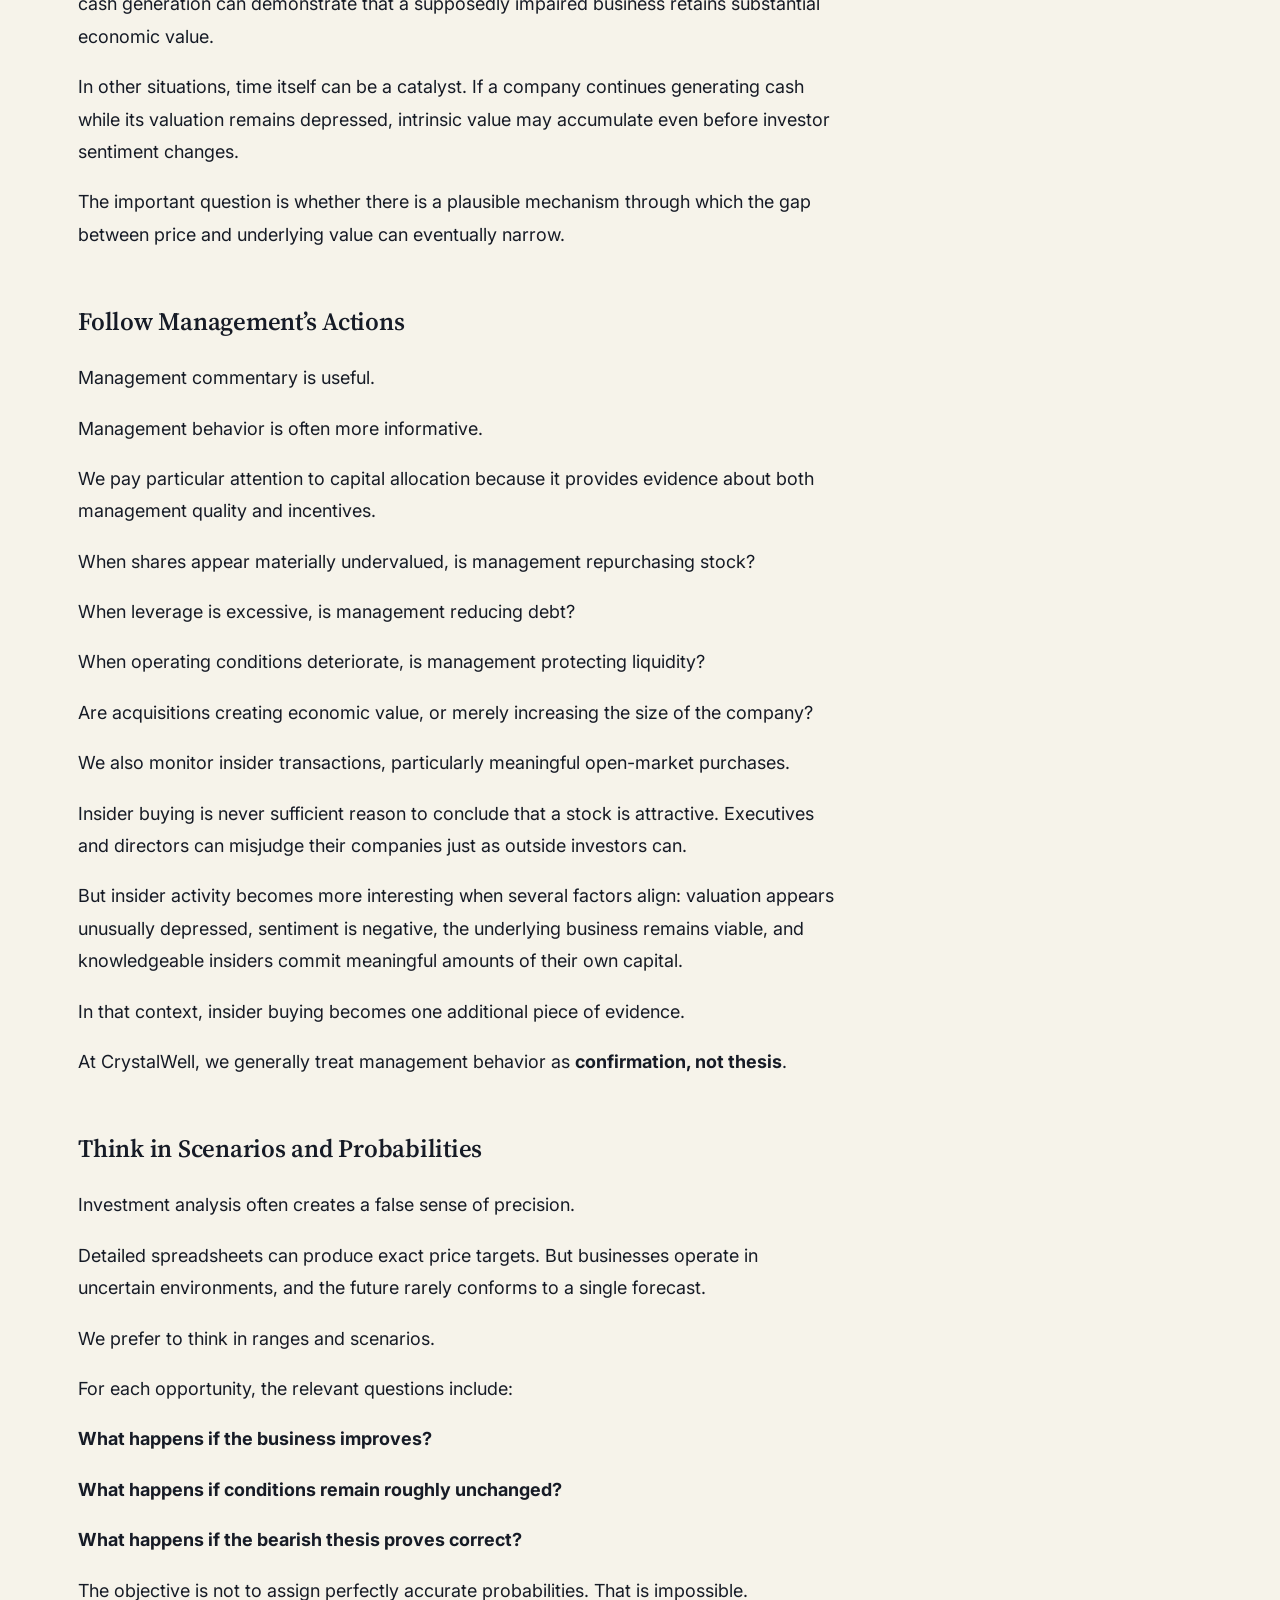
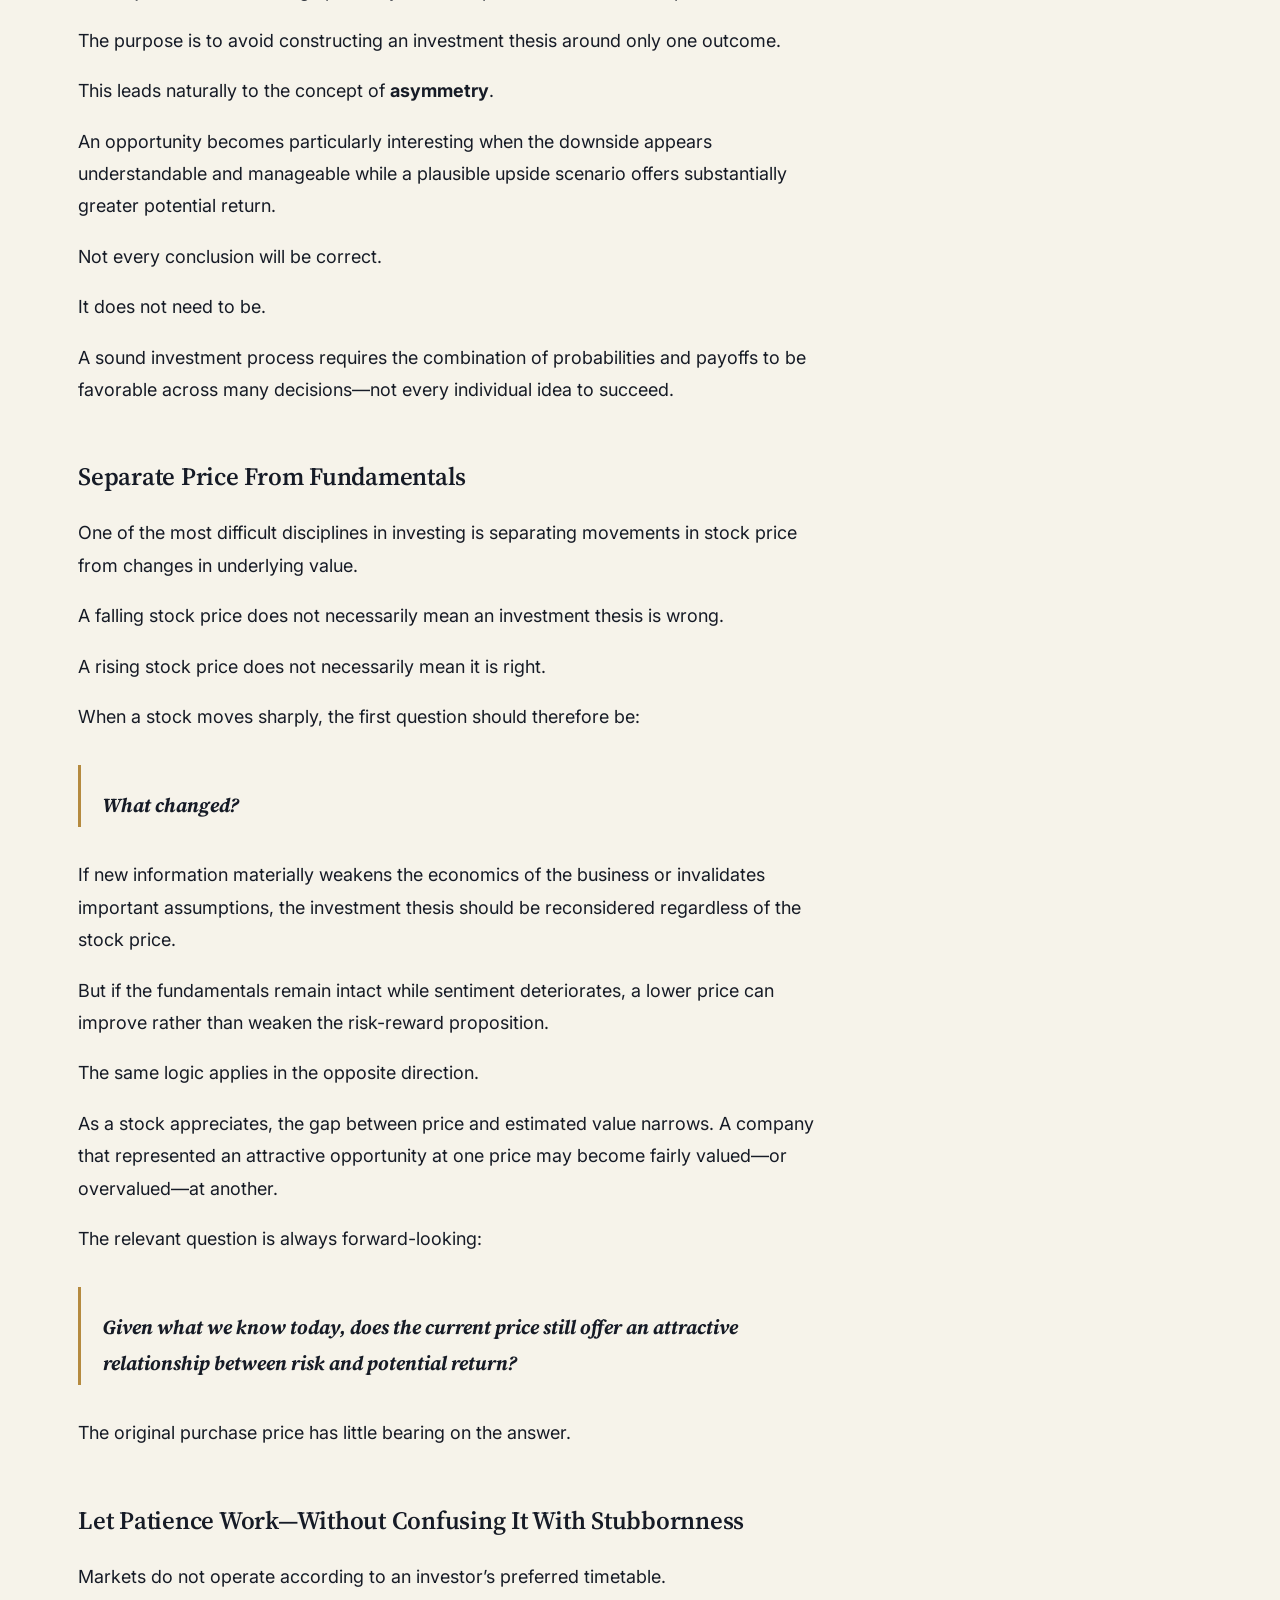
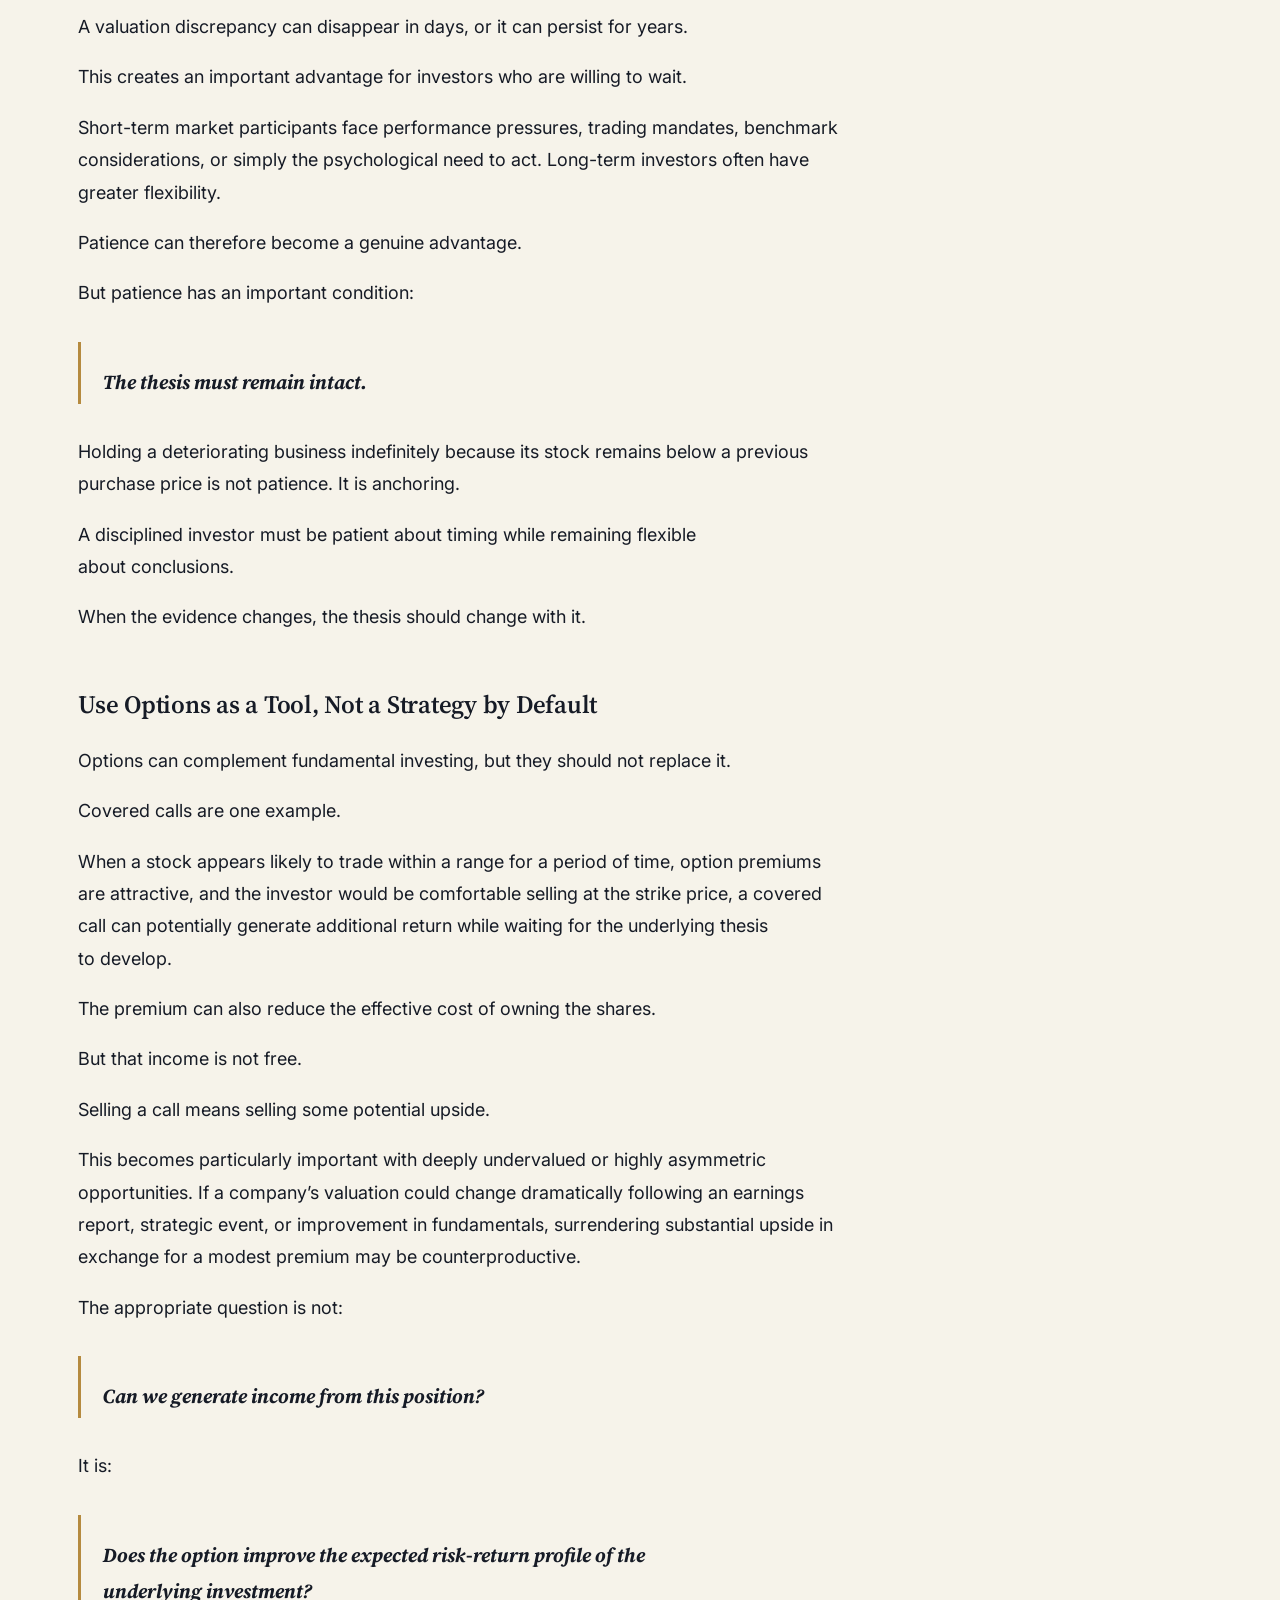
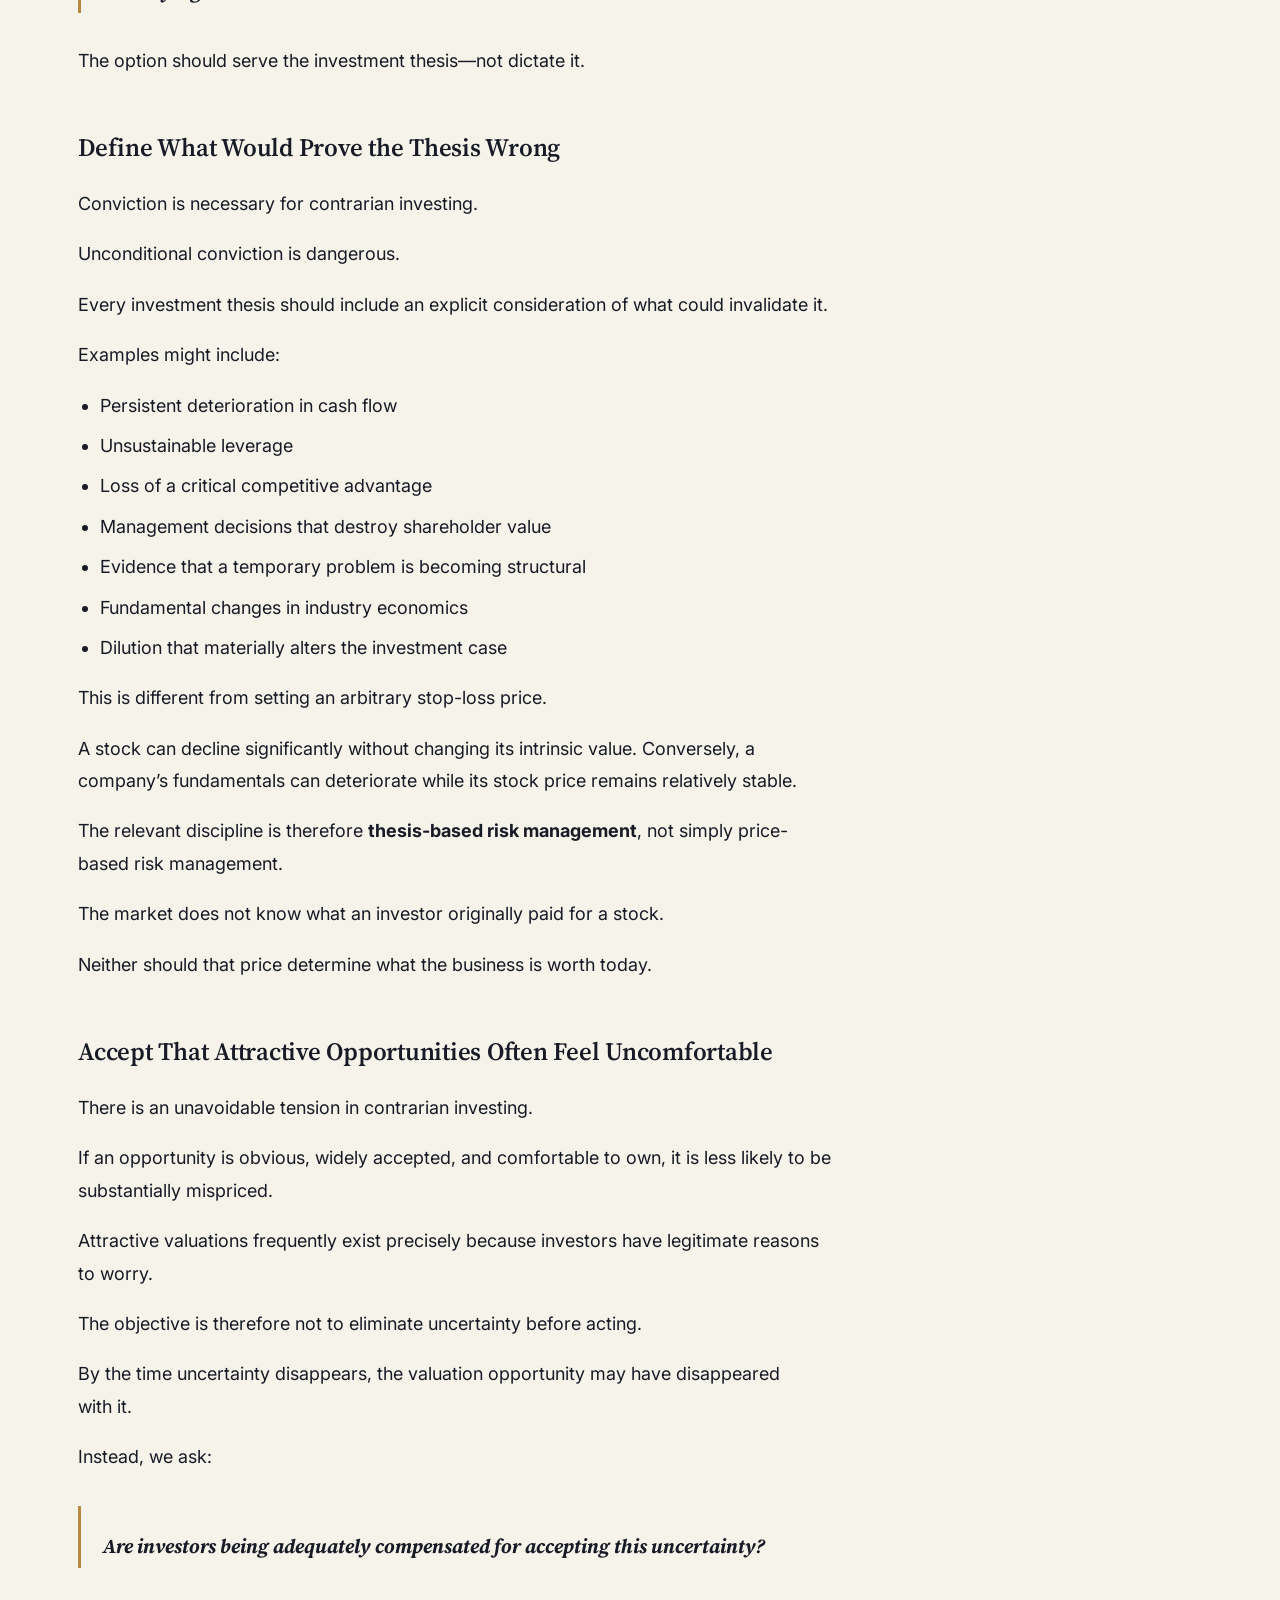
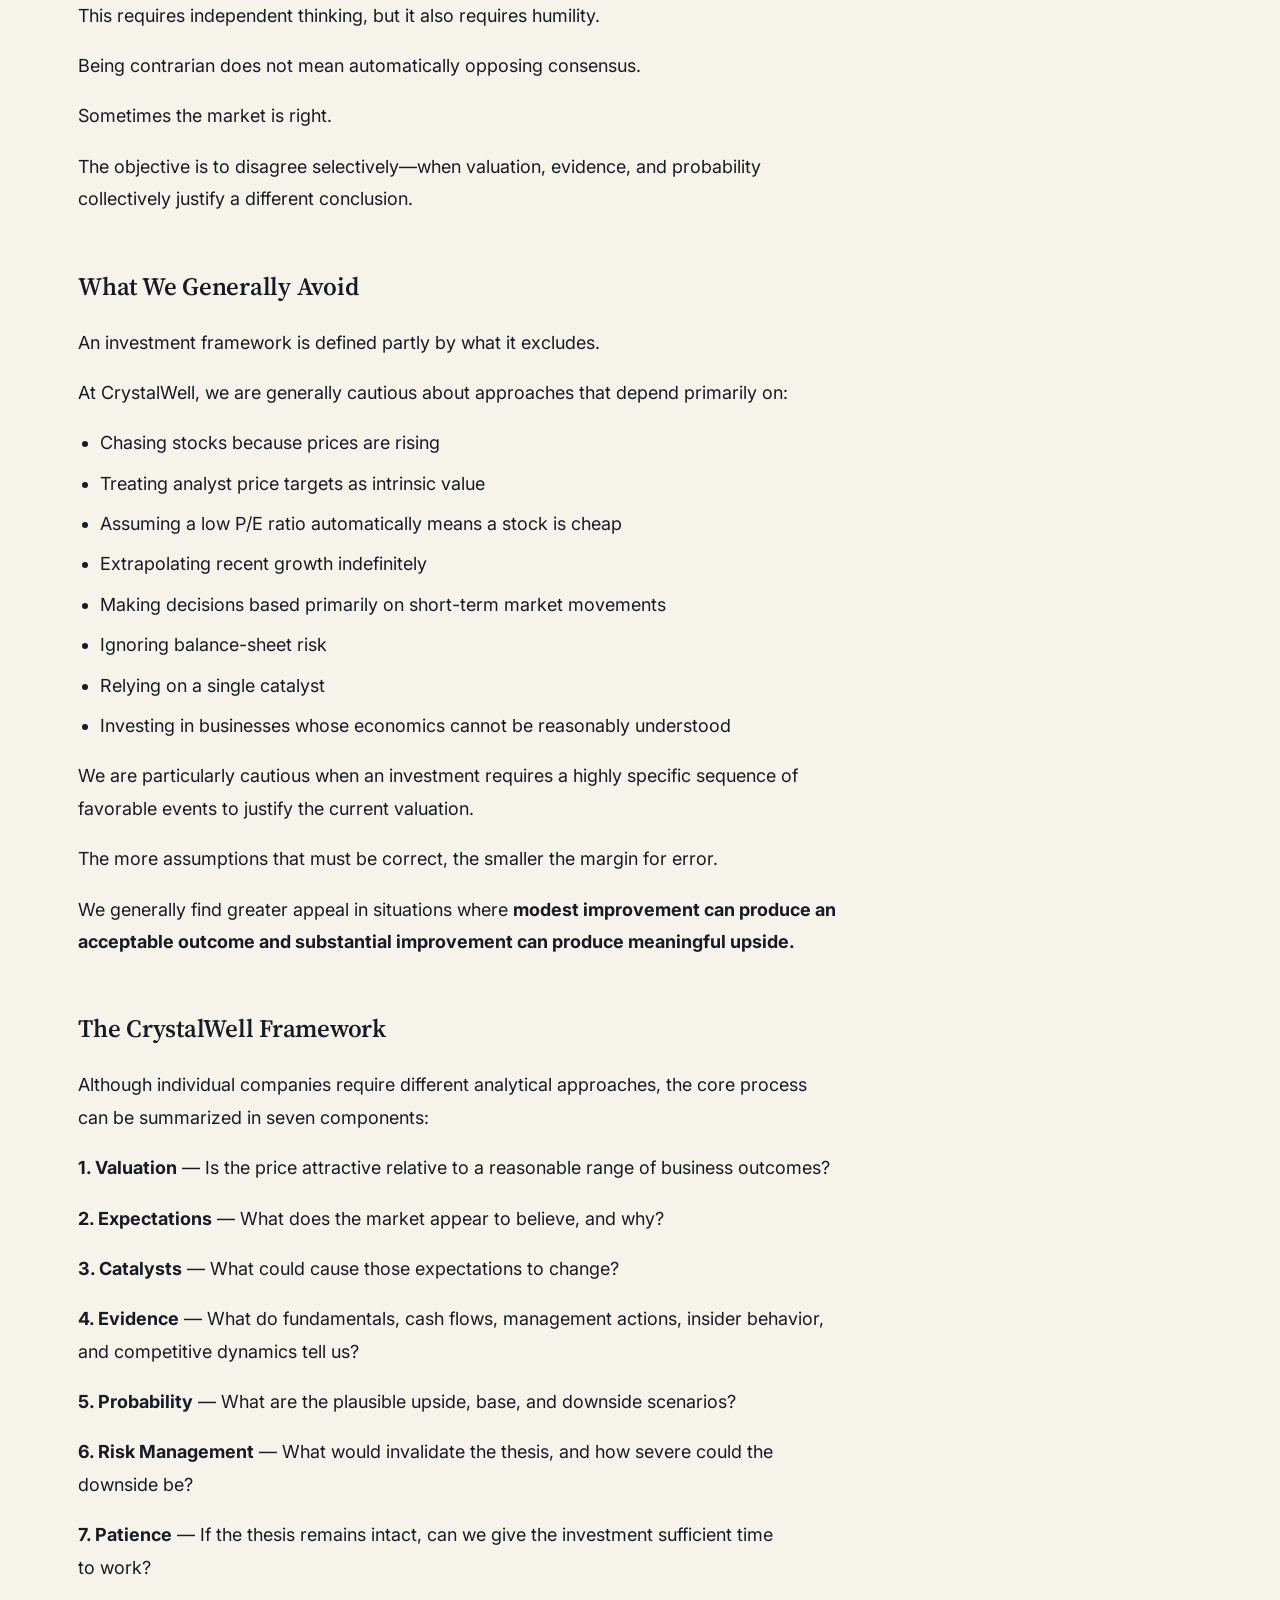
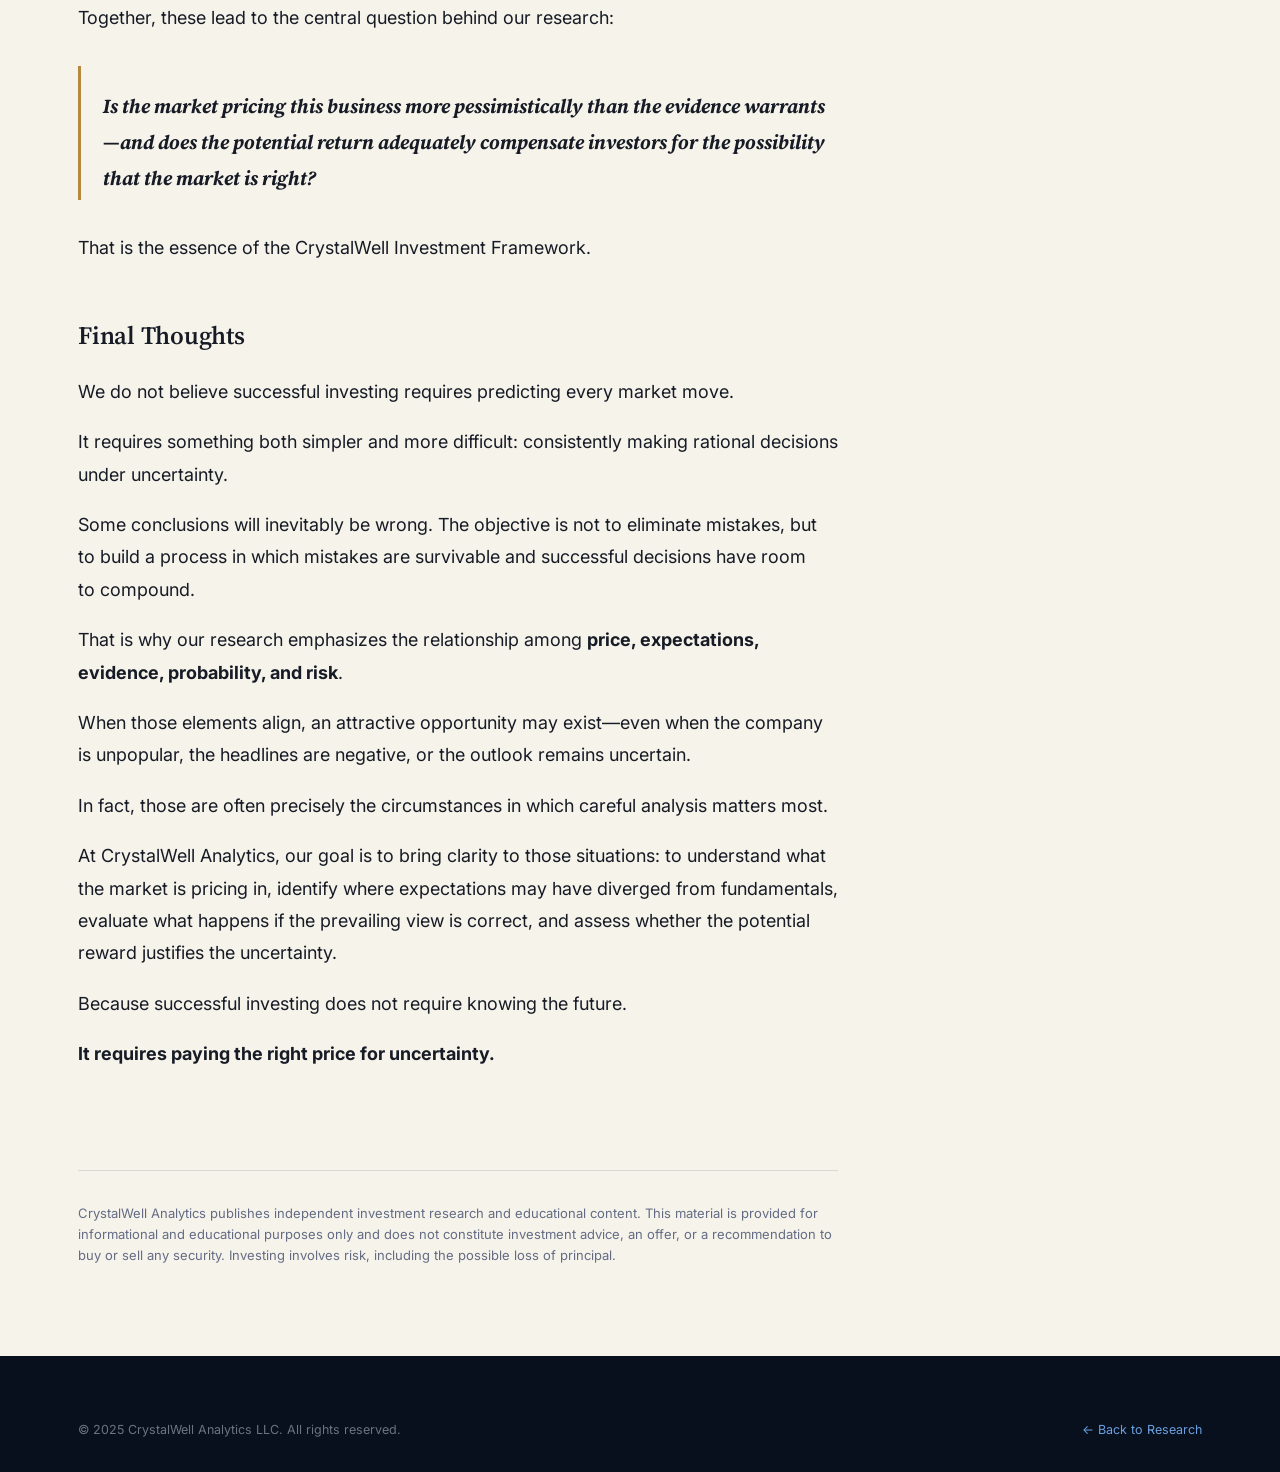
<file: research/my-investment-framework.html>
<!DOCTYPE html>
<html lang="en">
<head>
<meta charset="UTF-8">
<meta name="viewport" content="width=device-width, initial-scale=1.0">
<title>The CrystalWell Investment Framework | CrystalWell Analytics</title>
<meta name="description" content="At CrystalWell Analytics, our investment research begins with a simple premise: the most interesting opportunities often emerge when there is a meaningful gap between what the market expects and what the underlying business is likely to deliver.">
<link rel="stylesheet" href="../css/styles.css">
</head>
<body>

<nav class="site-nav">
  <div class="container">
    <a href="../index.html" class="brand">
      <span class="facet-mark">
        <svg width="26" height="26" viewBox="0 0 32 32" fill="none" xmlns="http://www.w3.org/2000/svg">
          <polygon points="16,2 29,11 16,15" fill="#3577c9"/>
          <polygon points="16,2 3,11 16,15" fill="#245fa8"/>
          <polygon points="3,11 16,15 16,30" fill="#173a68"/>
          <polygon points="29,11 16,15 16,30" fill="#0d1b32"/>
          <line x1="16" y1="2" x2="16" y2="30" stroke="#e4d3ab" stroke-width="0.6" opacity="0.7"/>
        </svg>
      </span>
      CrystalWell
    </a>
    <button class="nav-toggle" aria-label="Toggle navigation" aria-expanded="false">
      <svg viewBox="0 0 24 24" fill="none" stroke="currentColor" stroke-width="2"><line x1="3" y1="6" x2="21" y2="6"/><line x1="3" y1="12" x2="21" y2="12"/><line x1="3" y1="18" x2="21" y2="18"/></svg>
    </button>
    <div class="nav-links">
      <a href="../framework.html">Framework</a>
      <a href="../research.html" class="active">Research</a>
      <a href="../dashboard.html">Dashboard</a>
      <a href="../contact.html">Contact</a>
    </div>
    <div class="nav-cta">
      <a href="../contact.html#digest" class="btn btn-primary btn-sm">Get the Daily Digest</a>
    </div>
  </div>
</nav>

<header class="article-header">
  <div class="container">
    <a class="back-link" href="../research.html">← All research</a>
    <span class="eyebrow">Framework · Philosophy</span>
    <h1>The CrystalWell Investment Framework</h1>
    <div class="article-meta">By CrystalWell Analytics · October 18, 2025</div>
  </div>
</header>

<div class="container">
<article class="article-body">
<h3 id="summary">Summary</h3>
<p>At CrystalWell Analytics, our investment research begins with a simple premise: <strong>the most interesting opportunities often emerge when there is a meaningful gap between what the market expects and what the underlying business is likely to deliver.</strong></p>
<p>We focus on situations where pessimism, uncertainty, temporary business challenges, or overlooked fundamentals may have pushed market expectations too far in one direction. Valuation provides a margin of safety. Catalysts provide a potential path toward recognition of value. Management actions, insider behavior, financial performance, and competitive dynamics provide evidence. Scenario analysis helps us evaluate both upside and downside.</p>
<p>Our objective is not to predict markets or identify perfect companies. It is to identify situations where <strong>price, expectations, and probable business outcomes create an attractive asymmetry between risk and potential return.</strong></p>
<h2 id="expectations-come-first">Expectations Come First</h2>
<p>Investors naturally gravitate toward great companies: strong brands, growing markets, excellent management teams, and impressive financial performance.</p>
<p>But a great company is not necessarily a great investment.</p>
<p>Every stock price incorporates expectations about the future. A company can deliver excellent results and still produce disappointing returns if investors expected even more. Conversely, a company facing genuine challenges can become an attractive opportunity if its valuation assumes an outcome substantially worse than what ultimately occurs.</p>
<p>That distinction sits at the center of the CrystalWell framework.</p>
<p>Rather than beginning with:</p>
<blockquote>
<p><strong>Is this a great company?</strong></p>
</blockquote>
<p>We begin with:</p>
<blockquote>
<p><strong>What does the current price imply—and where might the market’s expectations be wrong?</strong></p>
</blockquote>
<p>This naturally leads us toward businesses that may be out of favor, misunderstood, temporarily impaired, or overlooked.</p>
<p>The market does not need to be completely wrong for an opportunity to exist. The eventual outcome simply needs to be sufficiently better than the expectations already embedded in the price.</p>
<h2 id="start-with-valuation-and-a-margin-of-safety">Start With Valuation and a Margin of Safety</h2>
<p>The future is inherently uncertain. No amount of research eliminates that uncertainty.</p>
<p>Valuation is one way to compensate for it.</p>
<p>We are particularly interested in situations where a meaningful amount of bad news appears to be reflected in the stock price already. Depending on the company, our analysis may consider earnings, free cash flow, book value, enterprise value, asset values, debt obligations, dividend capacity, historical valuation ranges, and comparisons with relevant peers.</p>
<p>No single valuation metric works for every business.</p>
<p>The underlying question is more important:</p>
<blockquote>
<p><strong>What are investors paying for the business relative to a reasonable range of future outcomes?</strong></p>
</blockquote>
<p>A low valuation alone is never sufficient. Cheap companies can become cheaper, and some businesses deserve to trade at substantial discounts because their economics are deteriorating.</p>
<p>The purpose of valuation is therefore not to identify the lowest multiple. It is to determine whether the price provides a sufficient <strong>margin of safety</strong> if some of our assumptions prove incorrect.</p>
<p>We prefer situations that do not require everything to go right.</p>
<h2 id="understand-why-the-market-is-pessimistic">Understand Why the Market Is Pessimistic</h2>
<p>Before concluding that a company is undervalued, we first want to understand why other investors disagree.</p>
<p>This is a critical part of the process.</p>
<p>Sometimes the market is overreacting to a temporary problem. Sometimes it is correctly recognizing permanent deterioration.</p>
<p>We examine the central elements of the bear case:</p>
<ul>
<li>Is revenue declining?</li>
<li>Are margins under structural or temporary pressure?</li>
<li>Is the industry experiencing a cyclical downturn?</li>
<li>Has management lost credibility?</li>
<li>Does leverage create meaningful financial risk?</li>
<li>Is competition changing the economics of the business?</li>
<li>Is technological change threatening the company’s position?</li>
<li>Is the business model itself becoming less relevant?</li>
</ul>
<p>A strong investment thesis should be able to withstand the strongest reasonable argument against it.</p>
<p>We do not dismiss negative evidence simply because it conflicts with our view. In fact, understanding the bear case is often more valuable than assembling additional evidence for the bull case.</p>
<p>Many attractive contrarian opportunities involve companies with genuine problems.</p>
<p>The opportunity exists when we believe the market has taken those problems <strong>too far</strong>.</p>
<h2 id="identify-a-path-to-revaluation">Identify a Path to Revaluation</h2>
<p>An undervalued stock can remain undervalued for years.</p>
<p>For that reason, valuation alone is rarely the end of the analysis.</p>
<p>We also ask:</p>
<blockquote>
<p><strong>What could cause market expectations to change?</strong></p>
</blockquote>
<p>Potential catalysts may include:</p>
<ul>
<li>Improving operating performance</li>
<li>New leadership</li>
<li>Cost restructuring</li>
<li>Debt reduction</li>
<li>Industry normalization</li>
<li>Regulatory developments</li>
<li>Asset monetization</li>
<li>Share repurchases</li>
<li>Changes in capital allocation</li>
<li>Strategic alternatives</li>
<li>Improving competitive positioning</li>
</ul>
<p>A catalyst does not necessarily need to produce an immediate increase in the stock price.</p>
<p>Sometimes the catalyst is simply evidence.</p>
<p>Several quarters of improving results can gradually invalidate an excessively bearish narrative. Debt reduction can change the market’s perception of financial risk. Consistent cash generation can demonstrate that a supposedly impaired business retains substantial economic value.</p>
<p>In other situations, time itself can be a catalyst. If a company continues generating cash while its valuation remains depressed, intrinsic value may accumulate even before investor sentiment changes.</p>
<p>The important question is whether there is a plausible mechanism through which the gap between price and underlying value can eventually narrow.</p>
<h2 id="follow-managements-actions">Follow Management’s Actions</h2>
<p>Management commentary is useful.</p>
<p>Management behavior is often more informative.</p>
<p>We pay particular attention to capital allocation because it provides evidence about both management quality and incentives.</p>
<p>When shares appear materially undervalued, is management repurchasing stock?</p>
<p>When leverage is excessive, is management reducing debt?</p>
<p>When operating conditions deteriorate, is management protecting liquidity?</p>
<p>Are acquisitions creating economic value, or merely increasing the size of the company?</p>
<p>We also monitor insider transactions, particularly meaningful open-market purchases.</p>
<p>Insider buying is never sufficient reason to conclude that a stock is attractive. Executives and directors can misjudge their companies just as outside investors can.</p>
<p>But insider activity becomes more interesting when several factors align: valuation appears unusually depressed, sentiment is negative, the underlying business remains viable, and knowledgeable insiders commit meaningful amounts of their own capital.</p>
<p>In that context, insider buying becomes one additional piece of evidence.</p>
<p>At CrystalWell, we generally treat management behavior as <strong>confirmation, not thesis</strong>.</p>
<h2 id="think-in-scenarios-and-probabilities">Think in Scenarios and Probabilities</h2>
<p>Investment analysis often creates a false sense of precision.</p>
<p>Detailed spreadsheets can produce exact price targets. But businesses operate in uncertain environments, and the future rarely conforms to a single forecast.</p>
<p>We prefer to think in ranges and scenarios.</p>
<p>For each opportunity, the relevant questions include:</p>
<p><strong>What happens if the business improves?</strong></p>
<p><strong>What happens if conditions remain roughly unchanged?</strong></p>
<p><strong>What happens if the bearish thesis proves correct?</strong></p>
<p>The objective is not to assign perfectly accurate probabilities. That is impossible.</p>
<p>The purpose is to avoid constructing an investment thesis around only one outcome.</p>
<p>This leads naturally to the concept of <strong>asymmetry</strong>.</p>
<p>An opportunity becomes particularly interesting when the downside appears understandable and manageable while a plausible upside scenario offers substantially greater potential return.</p>
<p>Not every conclusion will be correct.</p>
<p>It does not need to be.</p>
<p>A sound investment process requires the combination of probabilities and payoffs to be favorable across many decisions—not every individual idea to succeed.</p>
<h2 id="separate-price-from-fundamentals">Separate Price From Fundamentals</h2>
<p>One of the most difficult disciplines in investing is separating movements in stock price from changes in underlying value.</p>
<p>A falling stock price does not necessarily mean an investment thesis is wrong.</p>
<p>A rising stock price does not necessarily mean it is right.</p>
<p>When a stock moves sharply, the first question should therefore be:</p>
<blockquote>
<p><strong>What changed?</strong></p>
</blockquote>
<p>If new information materially weakens the economics of the business or invalidates important assumptions, the investment thesis should be reconsidered regardless of the stock price.</p>
<p>But if the fundamentals remain intact while sentiment deteriorates, a lower price can improve rather than weaken the risk-reward proposition.</p>
<p>The same logic applies in the opposite direction.</p>
<p>As a stock appreciates, the gap between price and estimated value narrows. A company that represented an attractive opportunity at one price may become fairly valued—or overvalued—at another.</p>
<p>The relevant question is always forward-looking:</p>
<blockquote>
<p><strong>Given what we know today, does the current price still offer an attractive relationship between risk and potential return?</strong></p>
</blockquote>
<p>The original purchase price has little bearing on the answer.</p>
<h2 id="let-patience-workwithout-confusing-it-with-stubbornness">Let Patience Work—Without Confusing It With Stubbornness</h2>
<p>Markets do not operate according to an investor’s preferred timetable.</p>
<p>A valuation discrepancy can disappear in days, or it can persist for years.</p>
<p>This creates an important advantage for investors who are willing to wait.</p>
<p>Short-term market participants face performance pressures, trading mandates, benchmark considerations, or simply the psychological need to act. Long-term investors often have greater flexibility.</p>
<p>Patience can therefore become a genuine advantage.</p>
<p>But patience has an important condition:</p>
<blockquote>
<p><strong>The thesis must remain intact.</strong></p>
</blockquote>
<p>Holding a deteriorating business indefinitely because its stock remains below a previous purchase price is not patience. It is anchoring.</p>
<p>A disciplined investor must be patient about timing while remaining flexible about conclusions.</p>
<p>When the evidence changes, the thesis should change with it.</p>
<h2 id="use-options-as-a-tool-not-a-strategy-by-default">Use Options as a Tool, Not a Strategy by Default</h2>
<p>Options can complement fundamental investing, but they should not replace it.</p>
<p>Covered calls are one example.</p>
<p>When a stock appears likely to trade within a range for a period of time, option premiums are attractive, and the investor would be comfortable selling at the strike price, a covered call can potentially generate additional return while waiting for the underlying thesis to develop.</p>
<p>The premium can also reduce the effective cost of owning the shares.</p>
<p>But that income is not free.</p>
<p>Selling a call means selling some potential upside.</p>
<p>This becomes particularly important with deeply undervalued or highly asymmetric opportunities. If a company’s valuation could change dramatically following an earnings report, strategic event, or improvement in fundamentals, surrendering substantial upside in exchange for a modest premium may be counterproductive.</p>
<p>The appropriate question is not:</p>
<blockquote>
<p><strong>Can we generate income from this position?</strong></p>
</blockquote>
<p>It is:</p>
<blockquote>
<p><strong>Does the option improve the expected risk-return profile of the underlying investment?</strong></p>
</blockquote>
<p>The option should serve the investment thesis—not dictate it.</p>
<h2 id="define-what-would-prove-the-thesis-wrong">Define What Would Prove the Thesis Wrong</h2>
<p>Conviction is necessary for contrarian investing.</p>
<p>Unconditional conviction is dangerous.</p>
<p>Every investment thesis should include an explicit consideration of what could invalidate it.</p>
<p>Examples might include:</p>
<ul>
<li>Persistent deterioration in cash flow</li>
<li>Unsustainable leverage</li>
<li>Loss of a critical competitive advantage</li>
<li>Management decisions that destroy shareholder value</li>
<li>Evidence that a temporary problem is becoming structural</li>
<li>Fundamental changes in industry economics</li>
<li>Dilution that materially alters the investment case</li>
</ul>
<p>This is different from setting an arbitrary stop-loss price.</p>
<p>A stock can decline significantly without changing its intrinsic value. Conversely, a company’s fundamentals can deteriorate while its stock price remains relatively stable.</p>
<p>The relevant discipline is therefore <strong>thesis-based risk management</strong>, not simply price-based risk management.</p>
<p>The market does not know what an investor originally paid for a stock.</p>
<p>Neither should that price determine what the business is worth today.</p>
<h2 id="accept-that-attractive-opportunities-often-feel-uncomfortable">Accept That Attractive Opportunities Often Feel Uncomfortable</h2>
<p>There is an unavoidable tension in contrarian investing.</p>
<p>If an opportunity is obvious, widely accepted, and comfortable to own, it is less likely to be substantially mispriced.</p>
<p>Attractive valuations frequently exist precisely because investors have legitimate reasons to worry.</p>
<p>The objective is therefore not to eliminate uncertainty before acting.</p>
<p>By the time uncertainty disappears, the valuation opportunity may have disappeared with it.</p>
<p>Instead, we ask:</p>
<blockquote>
<p><strong>Are investors being adequately compensated for accepting this uncertainty?</strong></p>
</blockquote>
<p>This requires independent thinking, but it also requires humility.</p>
<p>Being contrarian does not mean automatically opposing consensus.</p>
<p>Sometimes the market is right.</p>
<p>The objective is to disagree selectively—when valuation, evidence, and probability collectively justify a different conclusion.</p>
<h2 id="what-we-generally-avoid">What We Generally Avoid</h2>
<p>An investment framework is defined partly by what it excludes.</p>
<p>At CrystalWell, we are generally cautious about approaches that depend primarily on:</p>
<ul>
<li>Chasing stocks because prices are rising</li>
<li>Treating analyst price targets as intrinsic value</li>
<li>Assuming a low P/E ratio automatically means a stock is cheap</li>
<li>Extrapolating recent growth indefinitely</li>
<li>Making decisions based primarily on short-term market movements</li>
<li>Ignoring balance-sheet risk</li>
<li>Relying on a single catalyst</li>
<li>Investing in businesses whose economics cannot be reasonably understood</li>
</ul>
<p>We are particularly cautious when an investment requires a highly specific sequence of favorable events to justify the current valuation.</p>
<p>The more assumptions that must be correct, the smaller the margin for error.</p>
<p>We generally find greater appeal in situations where <strong>modest improvement can produce an acceptable outcome and substantial improvement can produce meaningful upside.</strong></p>
<h2 id="the-crystalwell-framework">The CrystalWell Framework</h2>
<p>Although individual companies require different analytical approaches, the core process can be summarized in seven components:</p>
<p><strong>1. Valuation</strong> — Is the price attractive relative to a reasonable range of business outcomes?</p>
<p><strong>2. Expectations</strong> — What does the market appear to believe, and why?</p>
<p><strong>3. Catalysts</strong> — What could cause those expectations to change?</p>
<p><strong>4. Evidence</strong> — What do fundamentals, cash flows, management actions, insider behavior, and competitive dynamics tell us?</p>
<p><strong>5. Probability</strong> — What are the plausible upside, base, and downside scenarios?</p>
<p><strong>6. Risk Management</strong> — What would invalidate the thesis, and how severe could the downside be?</p>
<p><strong>7. Patience</strong> — If the thesis remains intact, can we give the investment sufficient time to work?</p>
<p>Together, these lead to the central question behind our research:</p>
<blockquote>
<p><strong>Is the market pricing this business more pessimistically than the evidence warrants—and does the potential return adequately compensate investors for the possibility that the market is right?</strong></p>
</blockquote>
<p>That is the essence of the CrystalWell Investment Framework.</p>
<h2 id="final-thoughts">Final Thoughts</h2>
<p>We do not believe successful investing requires predicting every market move.</p>
<p>It requires something both simpler and more difficult: consistently making rational decisions under uncertainty.</p>
<p>Some conclusions will inevitably be wrong. The objective is not to eliminate mistakes, but to build a process in which mistakes are survivable and successful decisions have room to compound.</p>
<p>That is why our research emphasizes the relationship among <strong>price, expectations, evidence, probability, and risk</strong>.</p>
<p>When those elements align, an attractive opportunity may exist—even when the company is unpopular, the headlines are negative, or the outlook remains uncertain.</p>
<p>In fact, those are often precisely the circumstances in which careful analysis matters most.</p>
<p>At CrystalWell Analytics, our goal is to bring clarity to those situations: to understand what the market is pricing in, identify where expectations may have diverged from fundamentals, evaluate what happens if the prevailing view is correct, and assess whether the potential reward justifies the uncertainty.</p>
<p>Because successful investing does not require knowing the future.</p>
<p><strong>It requires paying the right price for uncertainty.</strong></p>
</article>

<div class="article-footer">
  <p class="article-disclaimer">CrystalWell Analytics publishes independent investment research and educational content. This material is provided for informational and educational purposes only and does not constitute investment advice, an offer, or a recommendation to buy or sell any security. Investing involves risk, including the possible loss of principal.</p>
</div>
</div>

<footer class="site-footer">
  <div class="container">
    <div class="footer-bottom" style="margin-top:0; border-top:none; padding-top:0;">
      <span>© 2025 CrystalWell Analytics LLC. All rights reserved.</span>
      <a href="../research.html" style="color:var(--blue-400);">← Back to Research</a>
    </div>
  </div>
</footer>

<script src="../js/main.js"></script>
</body>
</html>
</file>
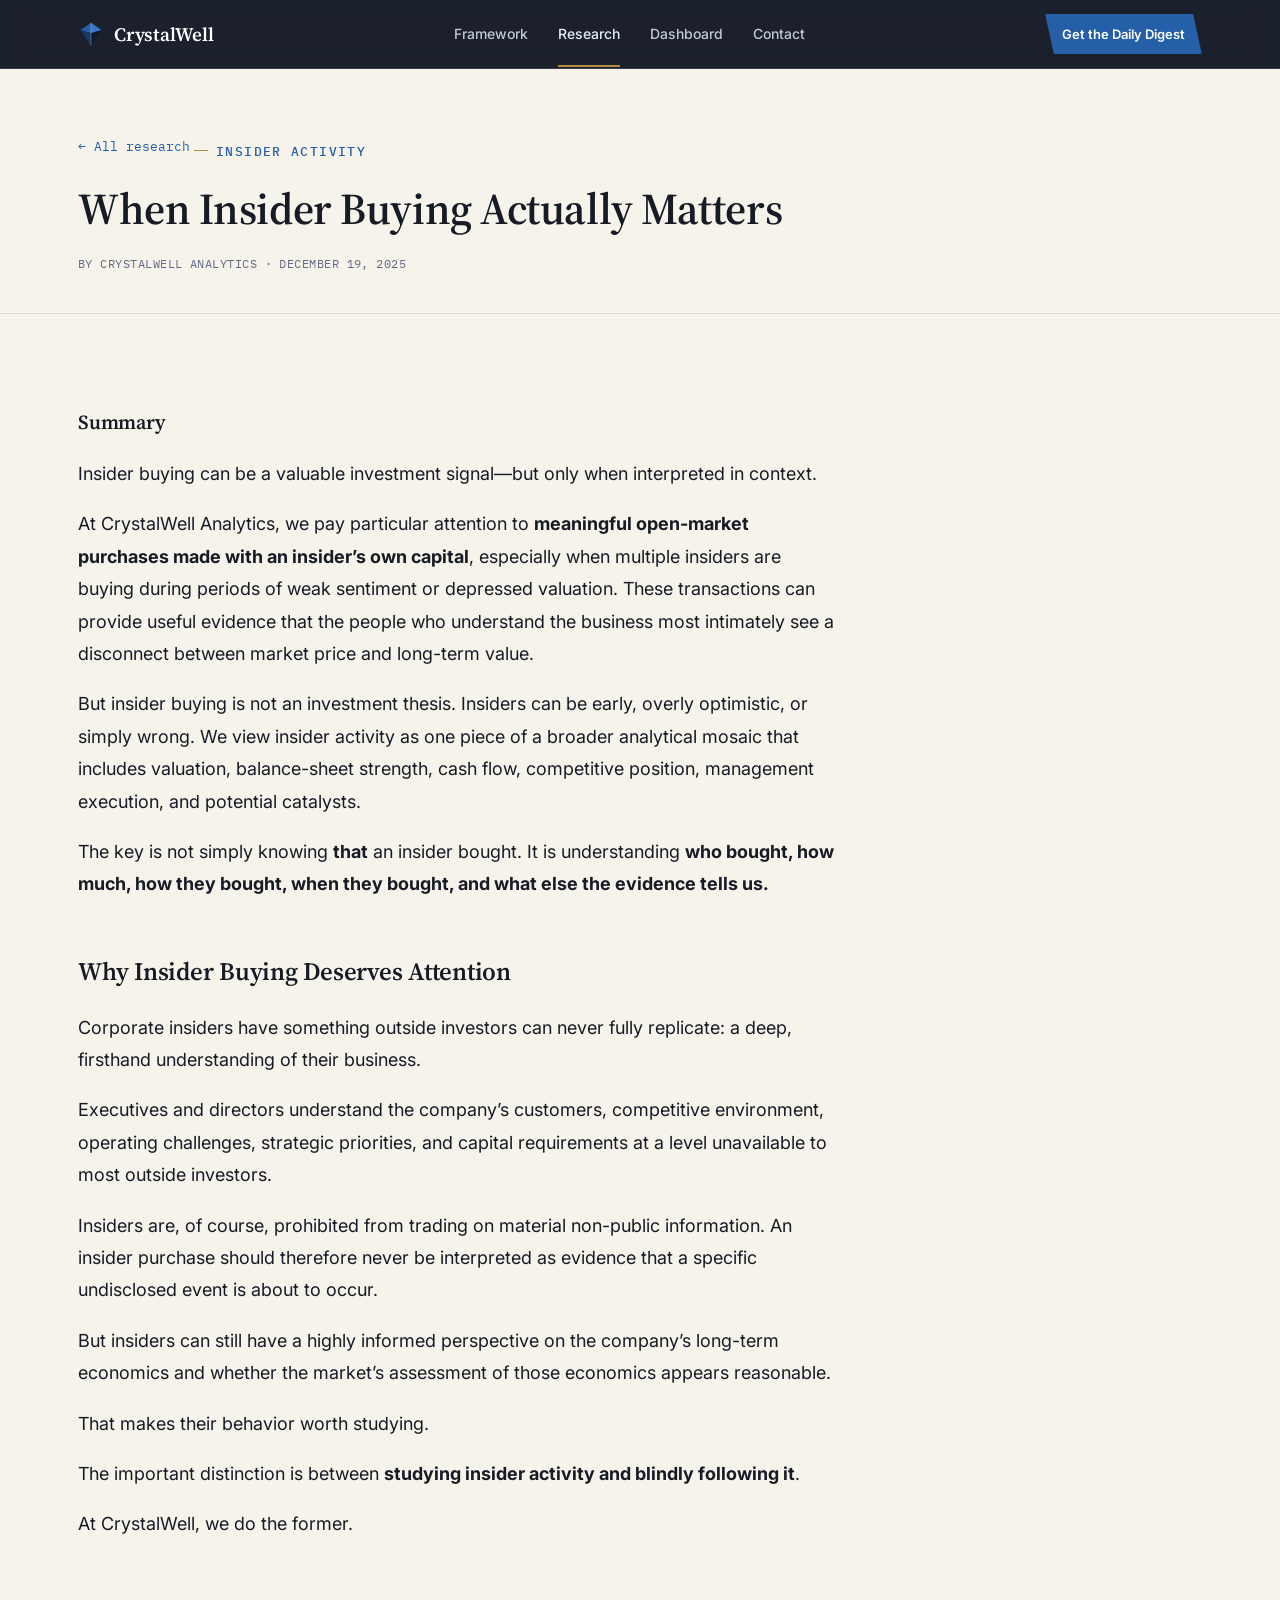
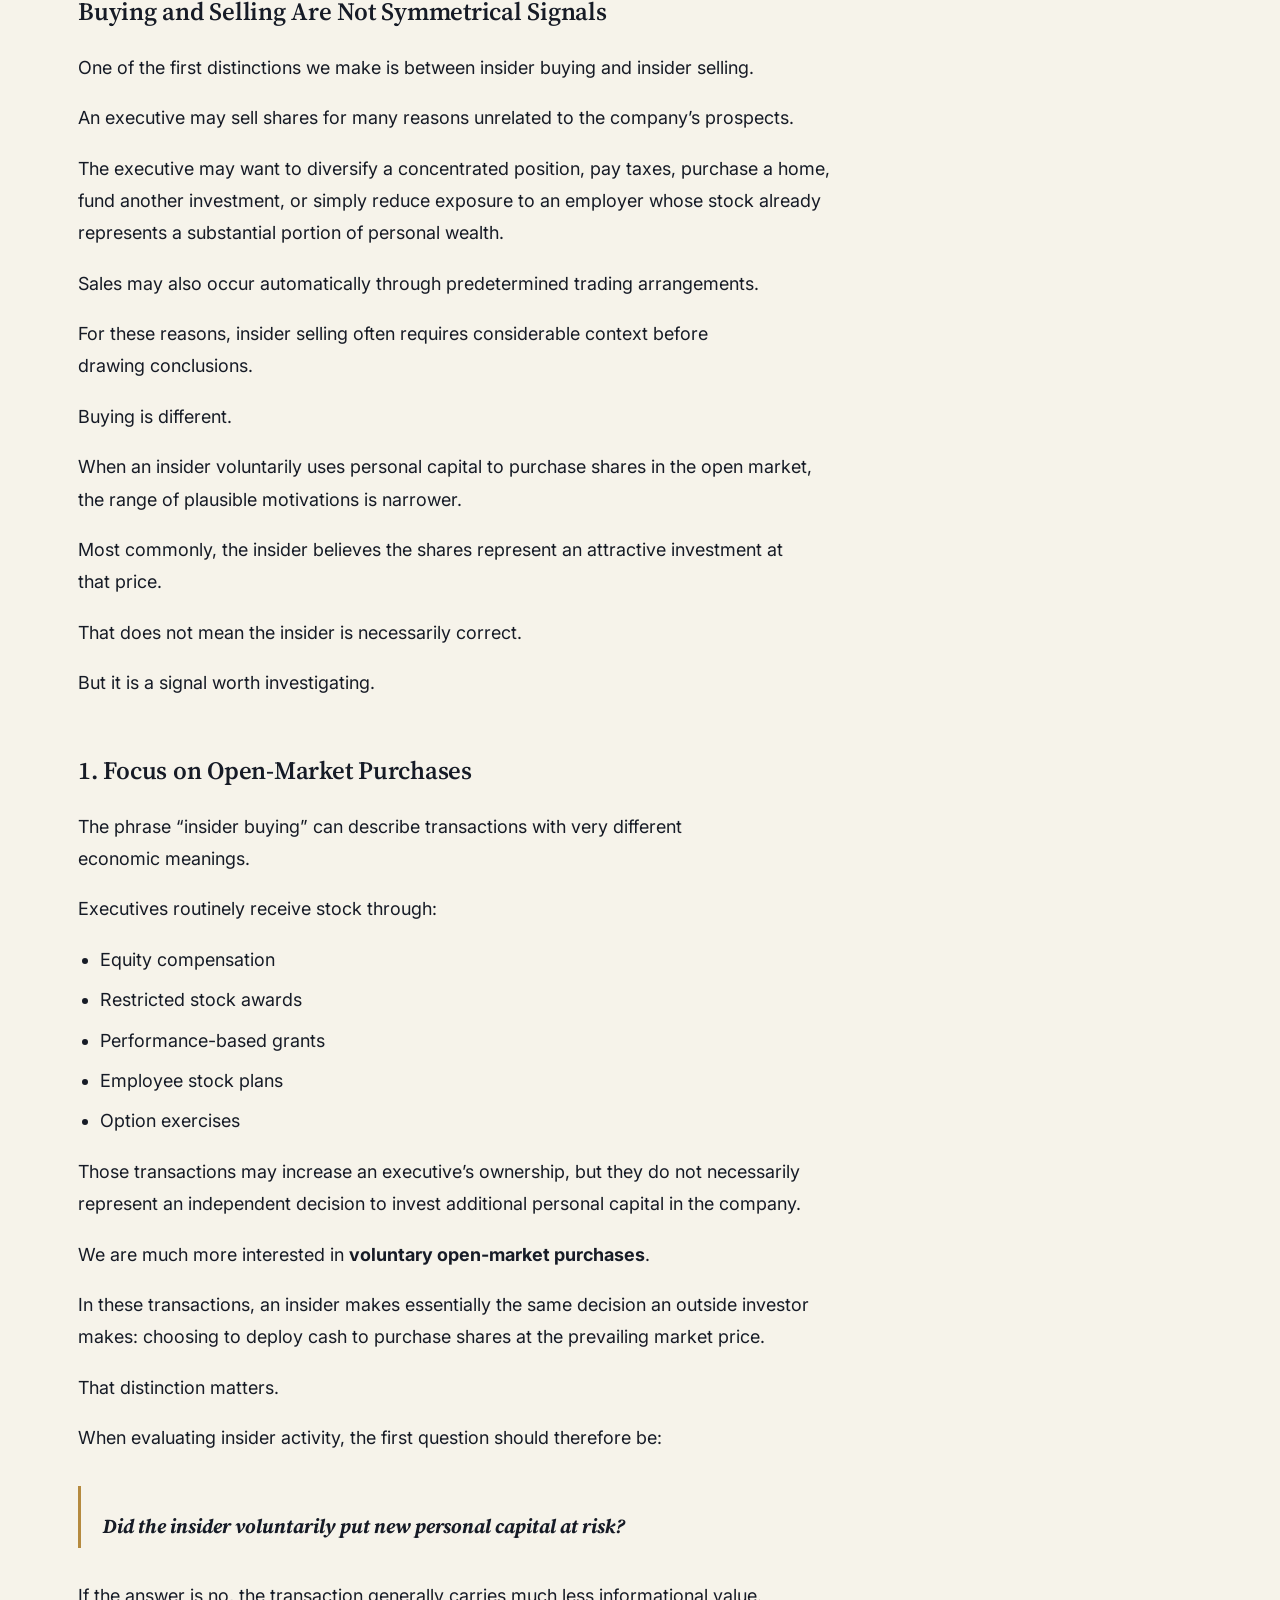
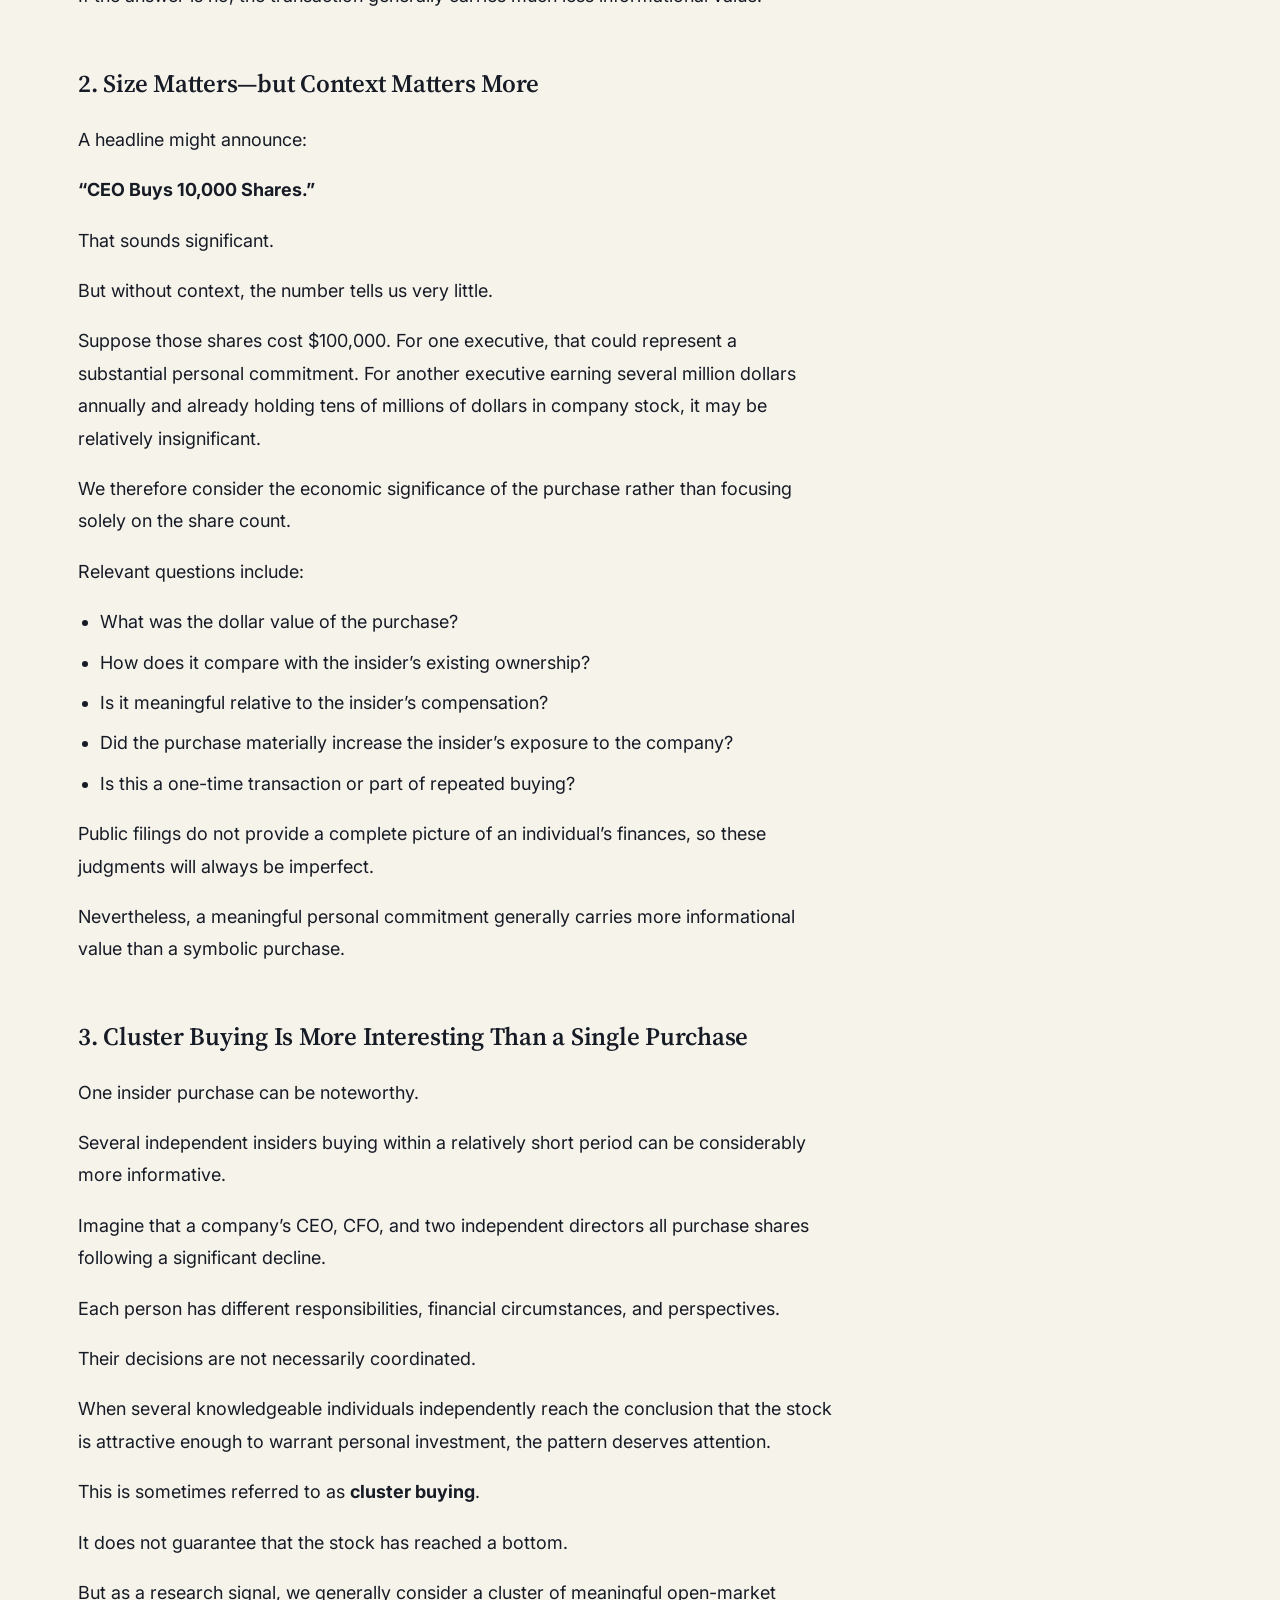
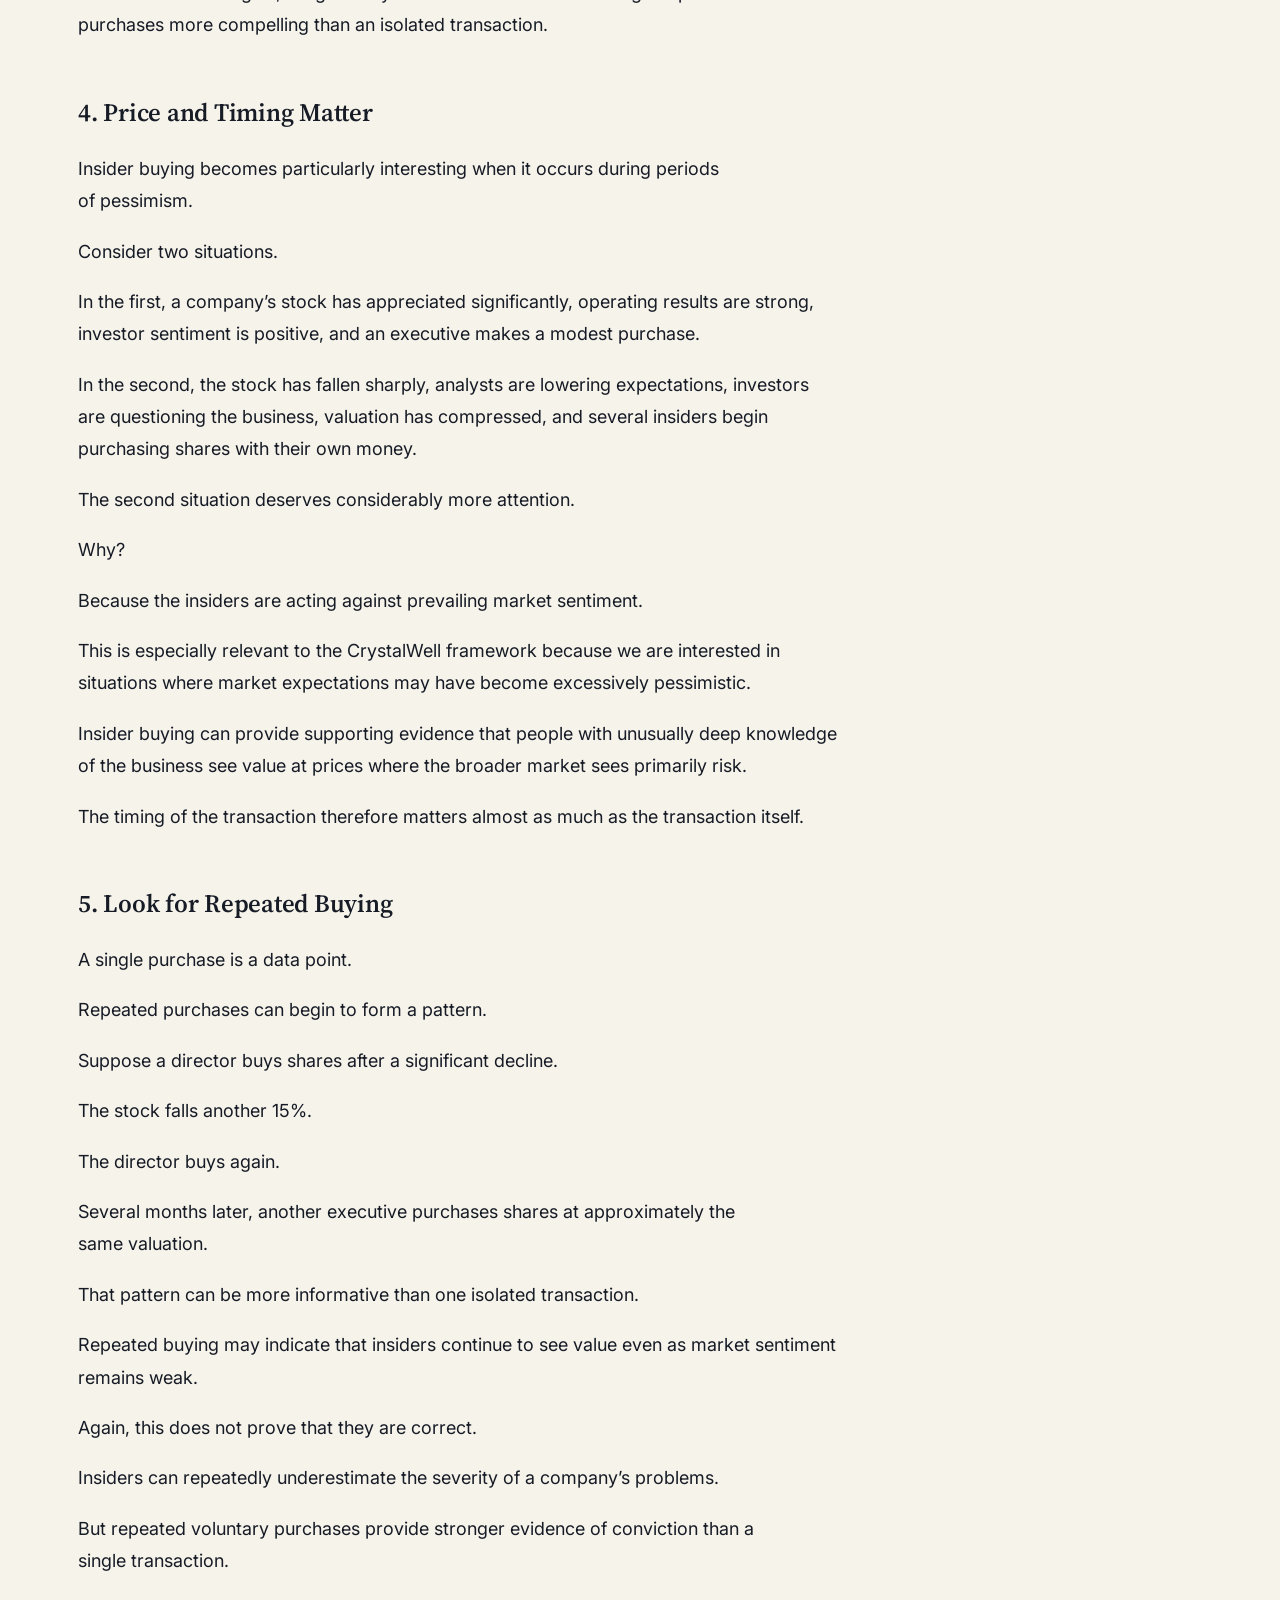
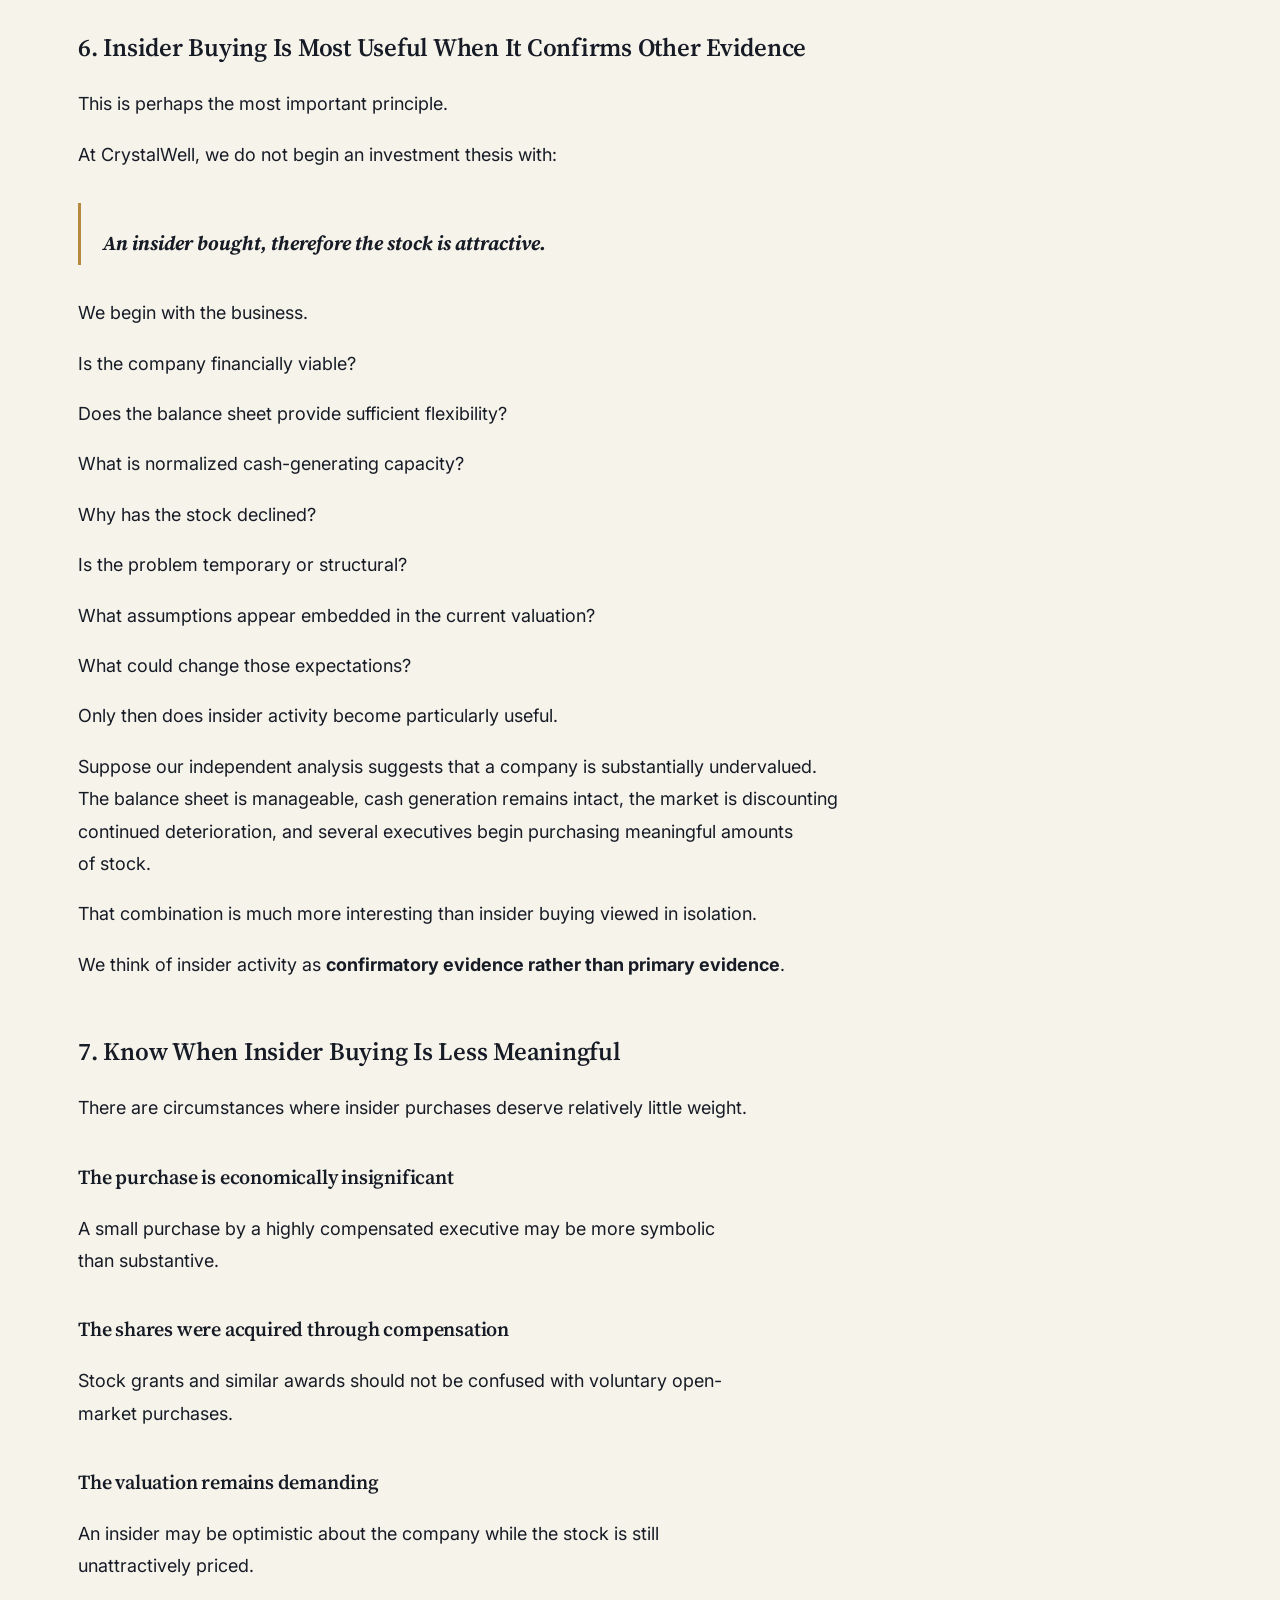
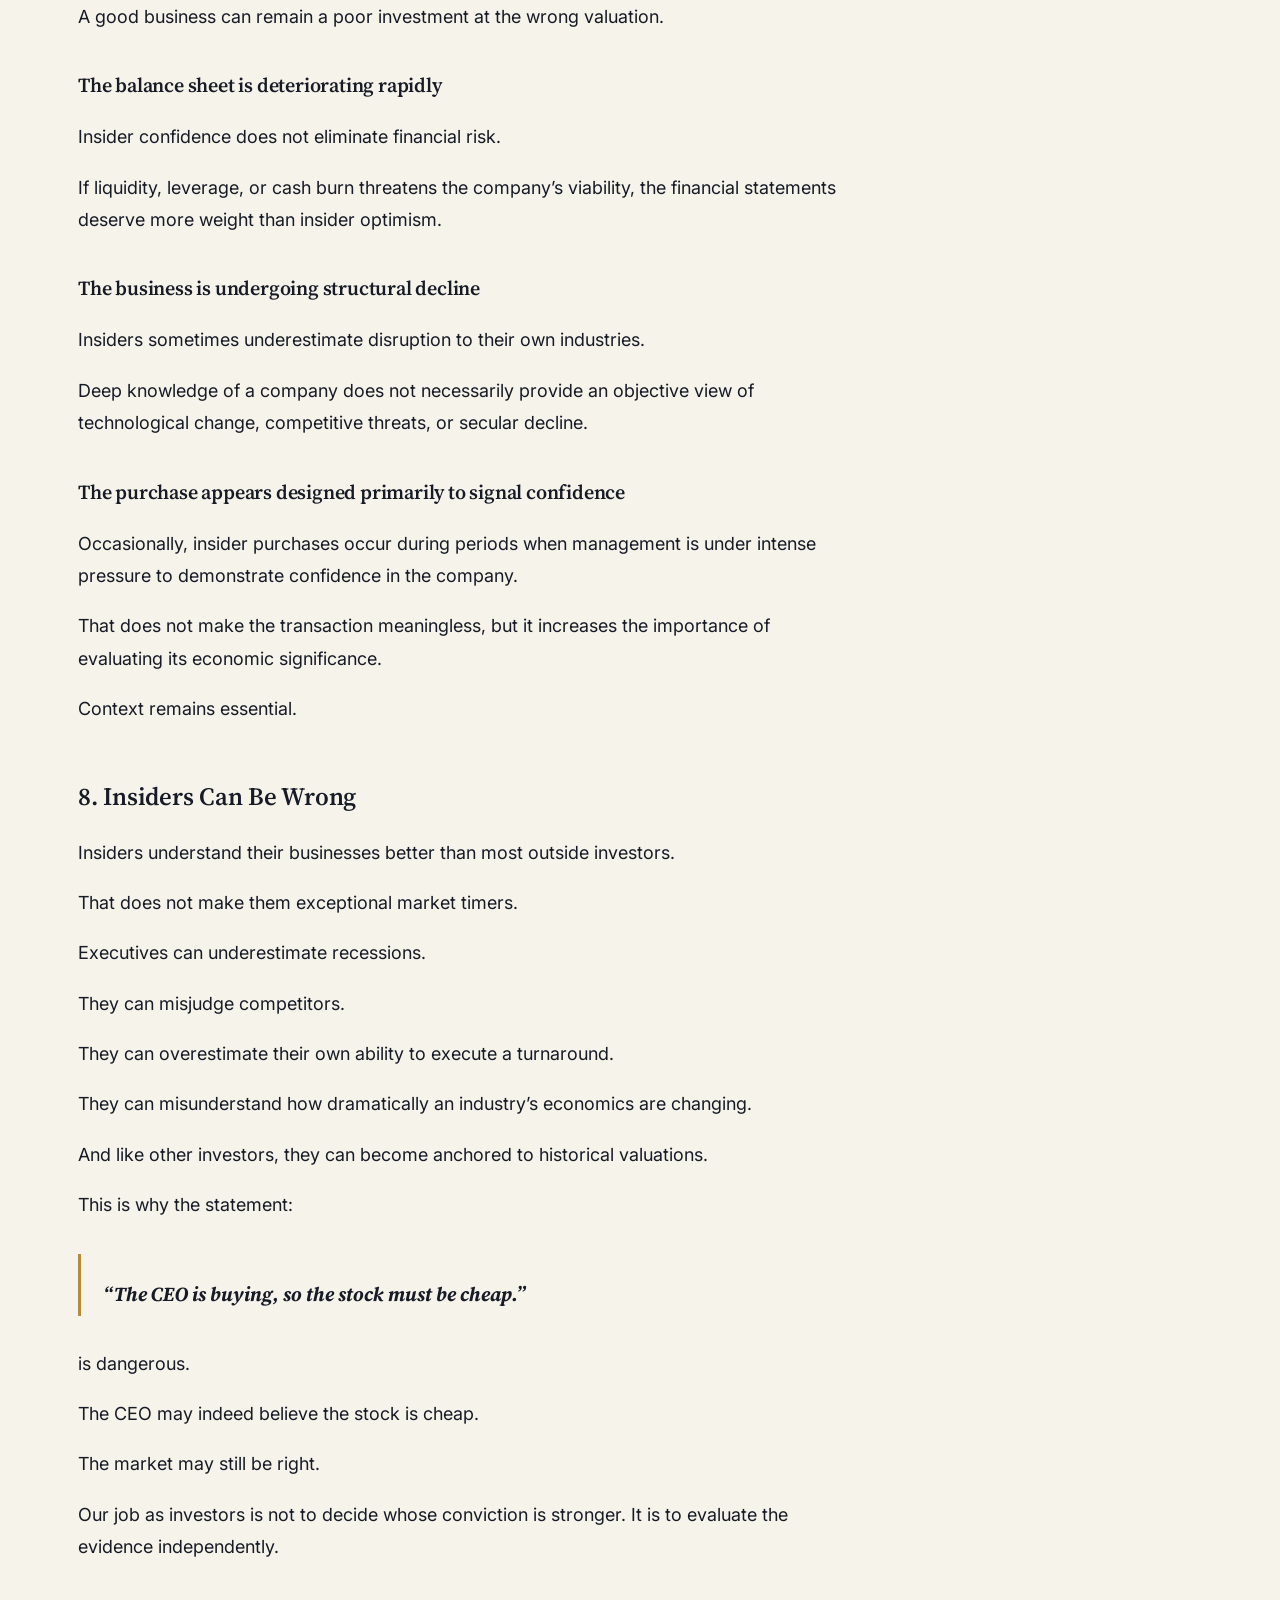
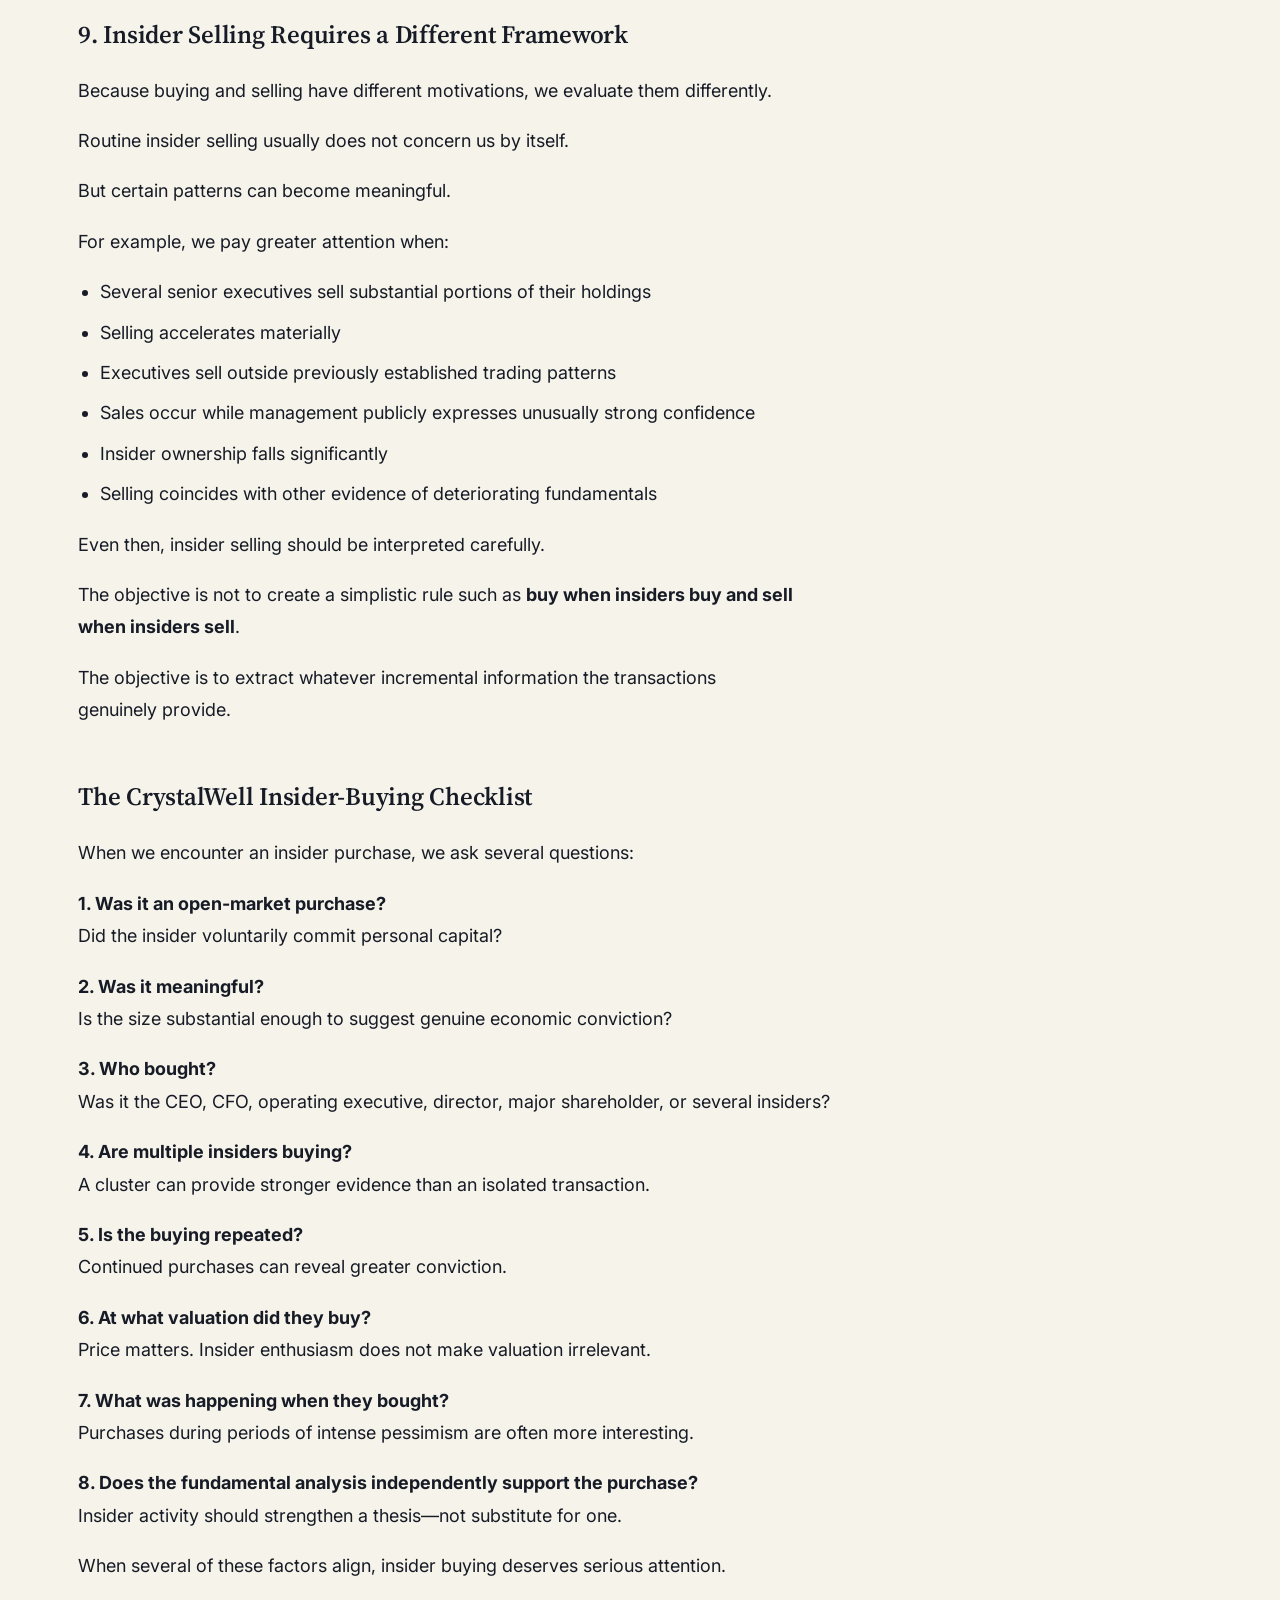
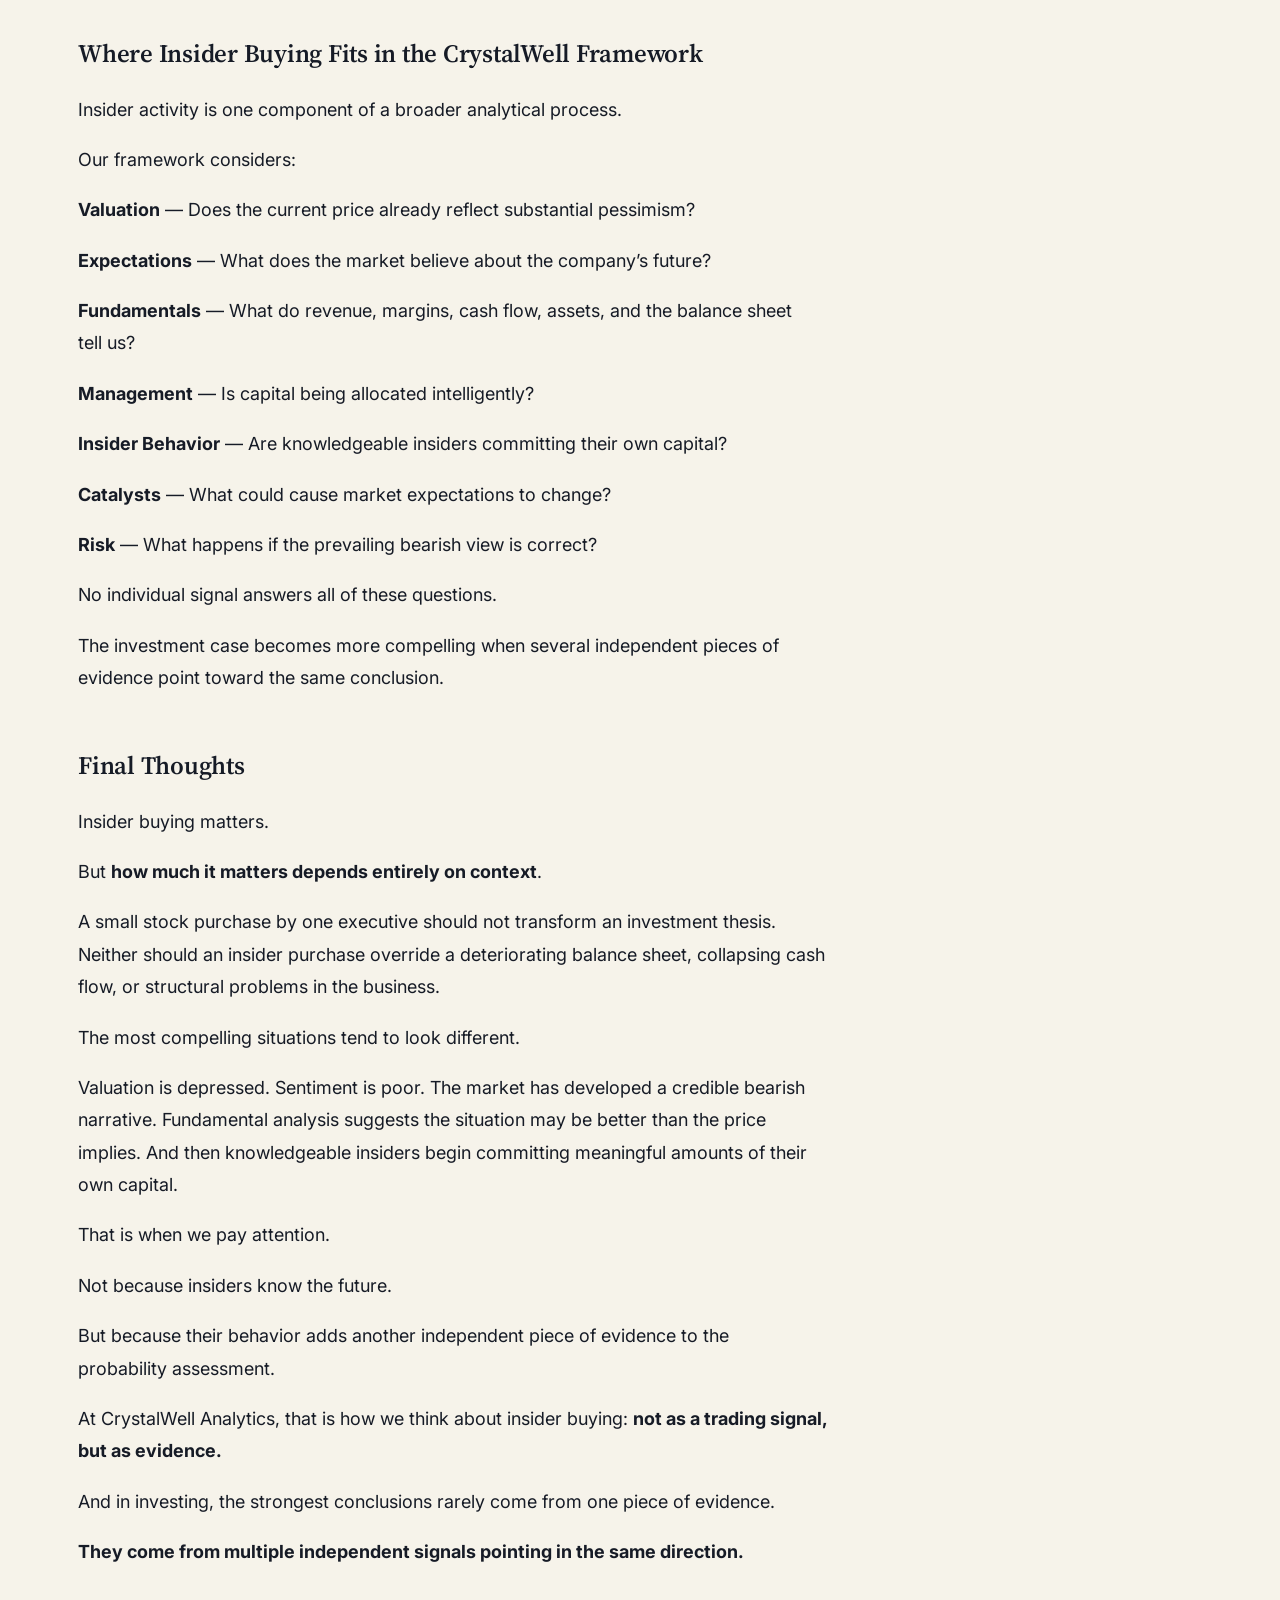
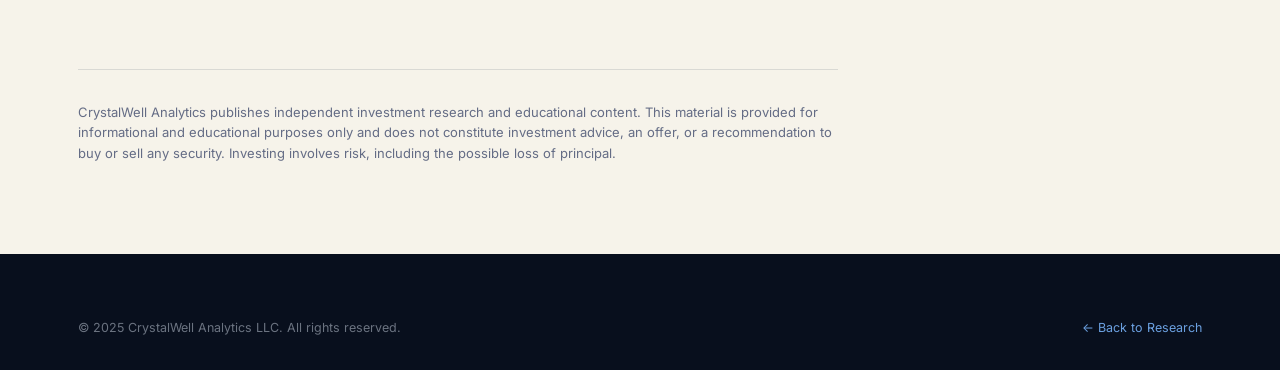
<file: research/when-insider-buying-actually-matters.html>
<!DOCTYPE html>
<html lang="en">
<head>
<meta charset="UTF-8">
<meta name="viewport" content="width=device-width, initial-scale=1.0">
<title>When Insider Buying Actually Matters | CrystalWell Analytics</title>
<meta name="description" content="Insider buying can be a valuable investment signal—but only when interpreted in context.">
<link rel="stylesheet" href="../css/styles.css">
</head>
<body>

<nav class="site-nav">
  <div class="container">
    <a href="../index.html" class="brand">
      <span class="facet-mark">
        <svg width="26" height="26" viewBox="0 0 32 32" fill="none" xmlns="http://www.w3.org/2000/svg">
          <polygon points="16,2 29,11 16,15" fill="#3577c9"/>
          <polygon points="16,2 3,11 16,15" fill="#245fa8"/>
          <polygon points="3,11 16,15 16,30" fill="#173a68"/>
          <polygon points="29,11 16,15 16,30" fill="#0d1b32"/>
          <line x1="16" y1="2" x2="16" y2="30" stroke="#e4d3ab" stroke-width="0.6" opacity="0.7"/>
        </svg>
      </span>
      CrystalWell
    </a>
    <button class="nav-toggle" aria-label="Toggle navigation" aria-expanded="false">
      <svg viewBox="0 0 24 24" fill="none" stroke="currentColor" stroke-width="2"><line x1="3" y1="6" x2="21" y2="6"/><line x1="3" y1="12" x2="21" y2="12"/><line x1="3" y1="18" x2="21" y2="18"/></svg>
    </button>
    <div class="nav-links">
      <a href="../framework.html">Framework</a>
      <a href="../research.html" class="active">Research</a>
      <a href="../dashboard.html">Dashboard</a>
      <a href="../contact.html">Contact</a>
    </div>
    <div class="nav-cta">
      <a href="../contact.html#digest" class="btn btn-primary btn-sm">Get the Daily Digest</a>
    </div>
  </div>
</nav>

<header class="article-header">
  <div class="container">
    <a class="back-link" href="../research.html">← All research</a>
    <span class="eyebrow">Insider Activity</span>
    <h1>When Insider Buying Actually Matters</h1>
    <div class="article-meta">By CrystalWell Analytics · December 19, 2025</div>
  </div>
</header>

<div class="container">
<article class="article-body">
<h3 id="summary">Summary</h3>
<p>Insider buying can be a valuable investment signal—but only when interpreted in context.</p>
<p>At CrystalWell Analytics, we pay particular attention to <strong>meaningful open-market purchases made with an insider’s own capital</strong>, especially when multiple insiders are buying during periods of weak sentiment or depressed valuation. These transactions can provide useful evidence that the people who understand the business most intimately see a disconnect between market price and long-term value.</p>
<p>But insider buying is not an investment thesis. Insiders can be early, overly optimistic, or simply wrong. We view insider activity as one piece of a broader analytical mosaic that includes valuation, balance-sheet strength, cash flow, competitive position, management execution, and potential catalysts.</p>
<p>The key is not simply knowing <strong>that</strong> an insider bought. It is understanding <strong>who bought, how much, how they bought, when they bought, and what else the evidence tells us.</strong></p>
<h2 id="why-insider-buying-deserves-attention">Why Insider Buying Deserves Attention</h2>
<p>Corporate insiders have something outside investors can never fully replicate: a deep, firsthand understanding of their business.</p>
<p>Executives and directors understand the company’s customers, competitive environment, operating challenges, strategic priorities, and capital requirements at a level unavailable to most outside investors.</p>
<p>Insiders are, of course, prohibited from trading on material non-public information. An insider purchase should therefore never be interpreted as evidence that a specific undisclosed event is about to occur.</p>
<p>But insiders can still have a highly informed perspective on the company’s long-term economics and whether the market’s assessment of those economics appears reasonable.</p>
<p>That makes their behavior worth studying.</p>
<p>The important distinction is between <strong>studying insider activity and blindly following it</strong>.</p>
<p>At CrystalWell, we do the former.</p>
<h2 id="buying-and-selling-are-not-symmetrical-signals">Buying and Selling Are Not Symmetrical Signals</h2>
<p>One of the first distinctions we make is between insider buying and insider selling.</p>
<p>An executive may sell shares for many reasons unrelated to the company’s prospects.</p>
<p>The executive may want to diversify a concentrated position, pay taxes, purchase a home, fund another investment, or simply reduce exposure to an employer whose stock already represents a substantial portion of personal wealth.</p>
<p>Sales may also occur automatically through predetermined trading arrangements.</p>
<p>For these reasons, insider selling often requires considerable context before drawing conclusions.</p>
<p>Buying is different.</p>
<p>When an insider voluntarily uses personal capital to purchase shares in the open market, the range of plausible motivations is narrower.</p>
<p>Most commonly, the insider believes the shares represent an attractive investment at that price.</p>
<p>That does not mean the insider is necessarily correct.</p>
<p>But it is a signal worth investigating.</p>
<h2 id="focus-on-open-market-purchases">1. Focus on Open-Market Purchases</h2>
<p>The phrase “insider buying” can describe transactions with very different economic meanings.</p>
<p>Executives routinely receive stock through:</p>
<ul>
<li>Equity compensation</li>
<li>Restricted stock awards</li>
<li>Performance-based grants</li>
<li>Employee stock plans</li>
<li>Option exercises</li>
</ul>
<p>Those transactions may increase an executive’s ownership, but they do not necessarily represent an independent decision to invest additional personal capital in the company.</p>
<p>We are much more interested in <strong>voluntary open-market purchases</strong>.</p>
<p>In these transactions, an insider makes essentially the same decision an outside investor makes: choosing to deploy cash to purchase shares at the prevailing market price.</p>
<p>That distinction matters.</p>
<p>When evaluating insider activity, the first question should therefore be:</p>
<blockquote>
<p><strong>Did the insider voluntarily put new personal capital at risk?</strong></p>
</blockquote>
<p>If the answer is no, the transaction generally carries much less informational value.</p>
<h2 id="size-mattersbut-context-matters-more">2. Size Matters—but Context Matters More</h2>
<p>A headline might announce:</p>
<p><strong>“CEO Buys 10,000 Shares.”</strong></p>
<p>That sounds significant.</p>
<p>But without context, the number tells us very little.</p>
<p>Suppose those shares cost $100,000. For one executive, that could represent a substantial personal commitment. For another executive earning several million dollars annually and already holding tens of millions of dollars in company stock, it may be relatively insignificant.</p>
<p>We therefore consider the economic significance of the purchase rather than focusing solely on the share count.</p>
<p>Relevant questions include:</p>
<ul>
<li>What was the dollar value of the purchase?</li>
<li>How does it compare with the insider’s existing ownership?</li>
<li>Is it meaningful relative to the insider’s compensation?</li>
<li>Did the purchase materially increase the insider’s exposure to the company?</li>
<li>Is this a one-time transaction or part of repeated buying?</li>
</ul>
<p>Public filings do not provide a complete picture of an individual’s finances, so these judgments will always be imperfect.</p>
<p>Nevertheless, a meaningful personal commitment generally carries more informational value than a symbolic purchase.</p>
<h2 id="cluster-buying-is-more-interesting-than-a-single-purchase">3. Cluster Buying Is More Interesting Than a Single Purchase</h2>
<p>One insider purchase can be noteworthy.</p>
<p>Several independent insiders buying within a relatively short period can be considerably more informative.</p>
<p>Imagine that a company’s CEO, CFO, and two independent directors all purchase shares following a significant decline.</p>
<p>Each person has different responsibilities, financial circumstances, and perspectives.</p>
<p>Their decisions are not necessarily coordinated.</p>
<p>When several knowledgeable individuals independently reach the conclusion that the stock is attractive enough to warrant personal investment, the pattern deserves attention.</p>
<p>This is sometimes referred to as <strong>cluster buying</strong>.</p>
<p>It does not guarantee that the stock has reached a bottom.</p>
<p>But as a research signal, we generally consider a cluster of meaningful open-market purchases more compelling than an isolated transaction.</p>
<h2 id="price-and-timing-matter">4. Price and Timing Matter</h2>
<p>Insider buying becomes particularly interesting when it occurs during periods of pessimism.</p>
<p>Consider two situations.</p>
<p>In the first, a company’s stock has appreciated significantly, operating results are strong, investor sentiment is positive, and an executive makes a modest purchase.</p>
<p>In the second, the stock has fallen sharply, analysts are lowering expectations, investors are questioning the business, valuation has compressed, and several insiders begin purchasing shares with their own money.</p>
<p>The second situation deserves considerably more attention.</p>
<p>Why?</p>
<p>Because the insiders are acting against prevailing market sentiment.</p>
<p>This is especially relevant to the CrystalWell framework because we are interested in situations where market expectations may have become excessively pessimistic.</p>
<p>Insider buying can provide supporting evidence that people with unusually deep knowledge of the business see value at prices where the broader market sees primarily risk.</p>
<p>The timing of the transaction therefore matters almost as much as the transaction itself.</p>
<h2 id="look-for-repeated-buying">5. Look for Repeated Buying</h2>
<p>A single purchase is a data point.</p>
<p>Repeated purchases can begin to form a pattern.</p>
<p>Suppose a director buys shares after a significant decline.</p>
<p>The stock falls another 15%.</p>
<p>The director buys again.</p>
<p>Several months later, another executive purchases shares at approximately the same valuation.</p>
<p>That pattern can be more informative than one isolated transaction.</p>
<p>Repeated buying may indicate that insiders continue to see value even as market sentiment remains weak.</p>
<p>Again, this does not prove that they are correct.</p>
<p>Insiders can repeatedly underestimate the severity of a company’s problems.</p>
<p>But repeated voluntary purchases provide stronger evidence of conviction than a single transaction.</p>
<h2 id="insider-buying-is-most-useful-when-it-confirms-other-evidence">6. Insider Buying Is Most Useful When It Confirms Other Evidence</h2>
<p>This is perhaps the most important principle.</p>
<p>At CrystalWell, we do not begin an investment thesis with:</p>
<blockquote>
<p><strong>An insider bought, therefore the stock is attractive.</strong></p>
</blockquote>
<p>We begin with the business.</p>
<p>Is the company financially viable?</p>
<p>Does the balance sheet provide sufficient flexibility?</p>
<p>What is normalized cash-generating capacity?</p>
<p>Why has the stock declined?</p>
<p>Is the problem temporary or structural?</p>
<p>What assumptions appear embedded in the current valuation?</p>
<p>What could change those expectations?</p>
<p>Only then does insider activity become particularly useful.</p>
<p>Suppose our independent analysis suggests that a company is substantially undervalued. The balance sheet is manageable, cash generation remains intact, the market is discounting continued deterioration, and several executives begin purchasing meaningful amounts of stock.</p>
<p>That combination is much more interesting than insider buying viewed in isolation.</p>
<p>We think of insider activity as <strong>confirmatory evidence rather than primary evidence</strong>.</p>
<h2 id="know-when-insider-buying-is-less-meaningful">7. Know When Insider Buying Is Less Meaningful</h2>
<p>There are circumstances where insider purchases deserve relatively little weight.</p>
<h3 id="the-purchase-is-economically-insignificant">The purchase is economically insignificant</h3>
<p>A small purchase by a highly compensated executive may be more symbolic than substantive.</p>
<h3 id="the-shares-were-acquired-through-compensation">The shares were acquired through compensation</h3>
<p>Stock grants and similar awards should not be confused with voluntary open-market purchases.</p>
<h3 id="the-valuation-remains-demanding">The valuation remains demanding</h3>
<p>An insider may be optimistic about the company while the stock is still unattractively priced.</p>
<p>A good business can remain a poor investment at the wrong valuation.</p>
<h3 id="the-balance-sheet-is-deteriorating-rapidly">The balance sheet is deteriorating rapidly</h3>
<p>Insider confidence does not eliminate financial risk.</p>
<p>If liquidity, leverage, or cash burn threatens the company’s viability, the financial statements deserve more weight than insider optimism.</p>
<h3 id="the-business-is-undergoing-structural-decline">The business is undergoing structural decline</h3>
<p>Insiders sometimes underestimate disruption to their own industries.</p>
<p>Deep knowledge of a company does not necessarily provide an objective view of technological change, competitive threats, or secular decline.</p>
<h3 id="the-purchase-appears-designed-primarily-to-signal-confidence">The purchase appears designed primarily to signal confidence</h3>
<p>Occasionally, insider purchases occur during periods when management is under intense pressure to demonstrate confidence in the company.</p>
<p>That does not make the transaction meaningless, but it increases the importance of evaluating its economic significance.</p>
<p>Context remains essential.</p>
<h2 id="insiders-can-be-wrong">8. Insiders Can Be Wrong</h2>
<p>Insiders understand their businesses better than most outside investors.</p>
<p>That does not make them exceptional market timers.</p>
<p>Executives can underestimate recessions.</p>
<p>They can misjudge competitors.</p>
<p>They can overestimate their own ability to execute a turnaround.</p>
<p>They can misunderstand how dramatically an industry’s economics are changing.</p>
<p>And like other investors, they can become anchored to historical valuations.</p>
<p>This is why the statement:</p>
<blockquote>
<p><strong>“The CEO is buying, so the stock must be cheap.”</strong></p>
</blockquote>
<p>is dangerous.</p>
<p>The CEO may indeed believe the stock is cheap.</p>
<p>The market may still be right.</p>
<p>Our job as investors is not to decide whose conviction is stronger. It is to evaluate the evidence independently.</p>
<h2 id="insider-selling-requires-a-different-framework">9. Insider Selling Requires a Different Framework</h2>
<p>Because buying and selling have different motivations, we evaluate them differently.</p>
<p>Routine insider selling usually does not concern us by itself.</p>
<p>But certain patterns can become meaningful.</p>
<p>For example, we pay greater attention when:</p>
<ul>
<li>Several senior executives sell substantial portions of their holdings</li>
<li>Selling accelerates materially</li>
<li>Executives sell outside previously established trading patterns</li>
<li>Sales occur while management publicly expresses unusually strong confidence</li>
<li>Insider ownership falls significantly</li>
<li>Selling coincides with other evidence of deteriorating fundamentals</li>
</ul>
<p>Even then, insider selling should be interpreted carefully.</p>
<p>The objective is not to create a simplistic rule such as <strong>buy when insiders buy and sell when insiders sell</strong>.</p>
<p>The objective is to extract whatever incremental information the transactions genuinely provide.</p>
<h2 id="the-crystalwell-insider-buying-checklist">The CrystalWell Insider-Buying Checklist</h2>
<p>When we encounter an insider purchase, we ask several questions:</p>
<p><strong>1. Was it an open-market purchase?</strong><br/>
Did the insider voluntarily commit personal capital?</p>
<p><strong>2. Was it meaningful?</strong><br/>
Is the size substantial enough to suggest genuine economic conviction?</p>
<p><strong>3. Who bought?</strong><br/>
Was it the CEO, CFO, operating executive, director, major shareholder, or several insiders?</p>
<p><strong>4. Are multiple insiders buying?</strong><br/>
A cluster can provide stronger evidence than an isolated transaction.</p>
<p><strong>5. Is the buying repeated?</strong><br/>
Continued purchases can reveal greater conviction.</p>
<p><strong>6. At what valuation did they buy?</strong><br/>
Price matters. Insider enthusiasm does not make valuation irrelevant.</p>
<p><strong>7. What was happening when they bought?</strong><br/>
Purchases during periods of intense pessimism are often more interesting.</p>
<p><strong>8. Does the fundamental analysis independently support the purchase?</strong><br/>
Insider activity should strengthen a thesis—not substitute for one.</p>
<p>When several of these factors align, insider buying deserves serious attention.</p>
<h2 id="where-insider-buying-fits-in-the-crystalwell-framework">Where Insider Buying Fits in the CrystalWell Framework</h2>
<p>Insider activity is one component of a broader analytical process.</p>
<p>Our framework considers:</p>
<p><strong>Valuation</strong> — Does the current price already reflect substantial pessimism?</p>
<p><strong>Expectations</strong> — What does the market believe about the company’s future?</p>
<p><strong>Fundamentals</strong> — What do revenue, margins, cash flow, assets, and the balance sheet tell us?</p>
<p><strong>Management</strong> — Is capital being allocated intelligently?</p>
<p><strong>Insider Behavior</strong> — Are knowledgeable insiders committing their own capital?</p>
<p><strong>Catalysts</strong> — What could cause market expectations to change?</p>
<p><strong>Risk</strong> — What happens if the prevailing bearish view is correct?</p>
<p>No individual signal answers all of these questions.</p>
<p>The investment case becomes more compelling when several independent pieces of evidence point toward the same conclusion.</p>
<h2 id="final-thoughts">Final Thoughts</h2>
<p>Insider buying matters.</p>
<p>But <strong>how much it matters depends entirely on context</strong>.</p>
<p>A small stock purchase by one executive should not transform an investment thesis. Neither should an insider purchase override a deteriorating balance sheet, collapsing cash flow, or structural problems in the business.</p>
<p>The most compelling situations tend to look different.</p>
<p>Valuation is depressed. Sentiment is poor. The market has developed a credible bearish narrative. Fundamental analysis suggests the situation may be better than the price implies. And then knowledgeable insiders begin committing meaningful amounts of their own capital.</p>
<p>That is when we pay attention.</p>
<p>Not because insiders know the future.</p>
<p>But because their behavior adds another independent piece of evidence to the probability assessment.</p>
<p>At CrystalWell Analytics, that is how we think about insider buying: <strong>not as a trading signal, but as evidence.</strong></p>
<p>And in investing, the strongest conclusions rarely come from one piece of evidence.</p>
<p><strong>They come from multiple independent signals pointing in the same direction.</strong></p>
</article>

<div class="article-footer">
  <p class="article-disclaimer">CrystalWell Analytics publishes independent investment research and educational content. This material is provided for informational and educational purposes only and does not constitute investment advice, an offer, or a recommendation to buy or sell any security. Investing involves risk, including the possible loss of principal.</p>
</div>
</div>

<footer class="site-footer">
  <div class="container">
    <div class="footer-bottom" style="margin-top:0; border-top:none; padding-top:0;">
      <span>© 2025 CrystalWell Analytics LLC. All rights reserved.</span>
      <a href="../research.html" style="color:var(--blue-400);">← Back to Research</a>
    </div>
  </div>
</footer>

<script src="../js/main.js"></script>
</body>
</html>
</file>
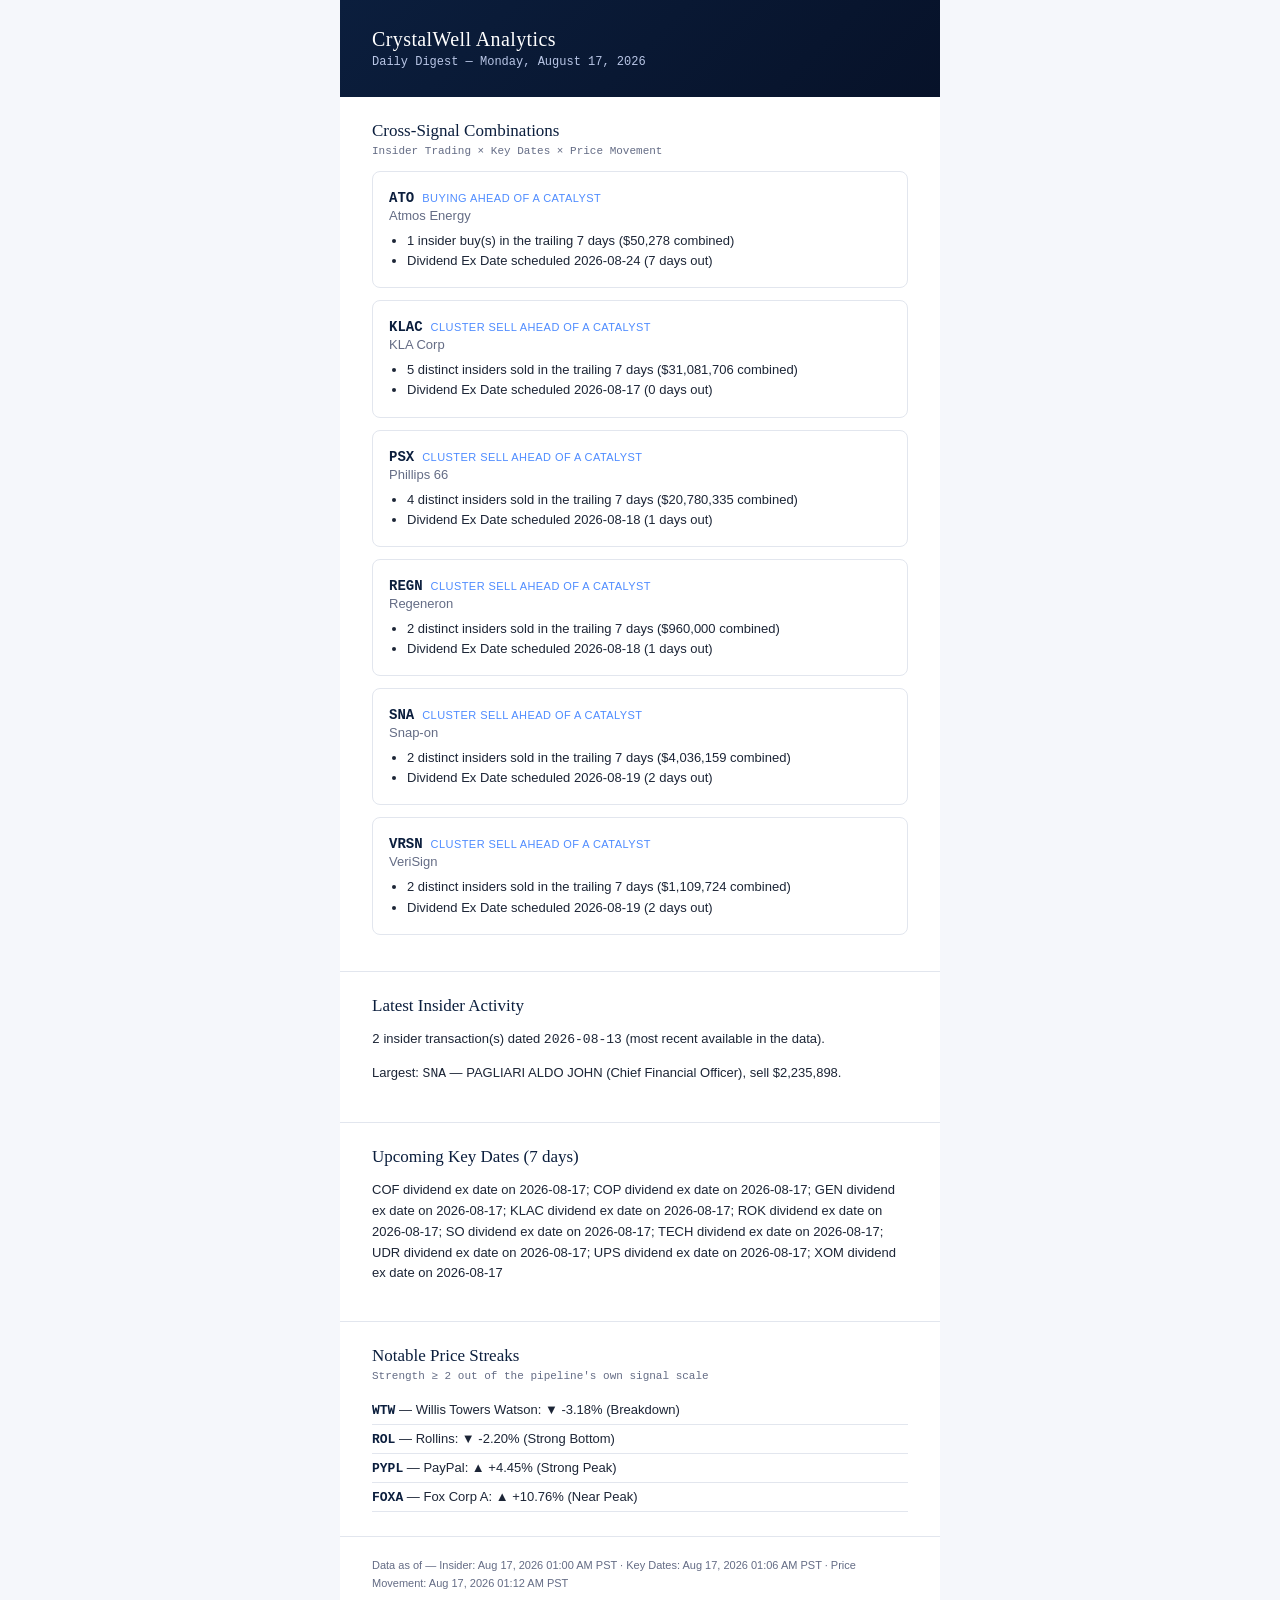
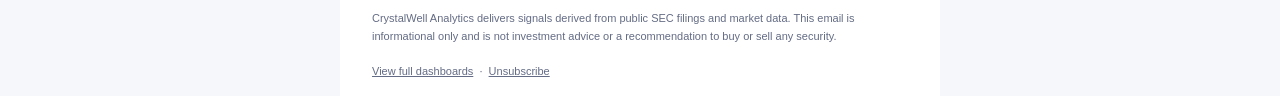
<file: data/digest/digest_2026-08-17.html>
<!DOCTYPE html>
<html lang="en">
<head>
<meta charset="utf-8">
<meta name="viewport" content="width=device-width, initial-scale=1">
<title>CrystalWell Daily Digest — 2026-08-17</title>
<style>
  :root {
    --cw-navy: #0b1e3d;
    --cw-navy-deep: #071229;
    --cw-ink: #1c2536;
    --cw-ink-faint: #646c85;
    --cw-accent: #4f8cff;
    --cw-border: #e2e6ee;
    --cw-bg: #f5f7fb;
    --font-display: "Source Serif 4", Georgia, "Times New Roman", serif;
    --font-body: "Inter", -apple-system, Helvetica, Arial, sans-serif;
    --font-mono: "IBM Plex Mono", "SFMono-Regular", Consolas, monospace;
  }
  body { margin:0; padding:0; background:var(--cw-bg); font-family:var(--font-body); color:var(--cw-ink); }
  .wrap { max-width:600px; margin:0 auto; background:#ffffff; }
  .header { padding:28px 32px; background:linear-gradient(135deg, var(--cw-navy), var(--cw-navy-deep)); }
  .header .brand { font-family:var(--font-display); font-size:20px; color:#ffffff; letter-spacing:0.02em; }
  .header .date { font-family:var(--font-mono); font-size:12px; color:#b9c6e6; margin-top:4px; }
  .section { padding:24px 32px; border-bottom:1px solid var(--cw-border); }
  .section-title { font-family:var(--font-display); font-size:17px; margin:0 0 4px 0; color:var(--cw-navy); }
  .section-subtitle { font-size:11px; color:var(--cw-ink-faint); margin:0 0 14px 0; font-family:var(--font-mono); }
  .signal { border:1px solid var(--cw-border); border-radius:8px; padding:16px; margin-bottom:12px; }
  .signal .ticker { font-family:var(--font-mono); font-weight:600; font-size:14px; color:var(--cw-navy); }
  .signal .rule-label { display:inline-block; font-size:11px; text-transform:uppercase; letter-spacing:0.04em; color:var(--cw-accent); margin-left:8px; }
  .signal .company { font-size:13px; color:var(--cw-ink-faint); margin:2px 0 8px 0; }
  .signal ul { margin:0; padding-left:18px; font-size:13px; line-height:1.55; }
  .empty-state { font-size:13px; color:var(--cw-ink-faint); font-style:italic; }
  .summary-line { font-size:13px; line-height:1.6; }
  .summary-line .mono { font-family:var(--font-mono); }
  .streak-row { font-size:13px; padding:6px 0; border-bottom:1px solid var(--cw-border); }
  .streak-row .ticker { font-family:var(--font-mono); font-weight:600; color:var(--cw-navy); }
  .footer { padding:20px 32px; font-size:11px; color:var(--cw-ink-faint); line-height:1.6; }
  .footer a { color:var(--cw-ink-faint); }
</style>
</head>
<body>
  <div class="wrap">
    <div class="header">
      <div class="brand">CrystalWell Analytics</div>
      <div class="date">Daily Digest — Monday, August 17, 2026</div>
    </div>

    <div class="section">
      <p class="section-title">Cross-Signal Combinations</p>
      <p class="section-subtitle">Insider Trading × Key Dates × Price Movement</p>
      <div class="signal">
  <span class="ticker">ATO</span><span class="rule-label">Buying Ahead of a Catalyst</span>
  <div class="company">Atmos Energy</div>
  <ul><li>1 insider buy(s) in the trailing 7 days ($50,278 combined)</li><li>Dividend Ex Date scheduled 2026-08-24 (7 days out)</li></ul>
</div>

<div class="signal">
  <span class="ticker">KLAC</span><span class="rule-label">Cluster Sell Ahead of a Catalyst</span>
  <div class="company">KLA Corp</div>
  <ul><li>5 distinct insiders sold in the trailing 7 days ($31,081,706 combined)</li><li>Dividend Ex Date scheduled 2026-08-17 (0 days out)</li></ul>
</div>

<div class="signal">
  <span class="ticker">PSX</span><span class="rule-label">Cluster Sell Ahead of a Catalyst</span>
  <div class="company">Phillips 66</div>
  <ul><li>4 distinct insiders sold in the trailing 7 days ($20,780,335 combined)</li><li>Dividend Ex Date scheduled 2026-08-18 (1 days out)</li></ul>
</div>

<div class="signal">
  <span class="ticker">REGN</span><span class="rule-label">Cluster Sell Ahead of a Catalyst</span>
  <div class="company">Regeneron</div>
  <ul><li>2 distinct insiders sold in the trailing 7 days ($960,000 combined)</li><li>Dividend Ex Date scheduled 2026-08-18 (1 days out)</li></ul>
</div>

<div class="signal">
  <span class="ticker">SNA</span><span class="rule-label">Cluster Sell Ahead of a Catalyst</span>
  <div class="company">Snap-on</div>
  <ul><li>2 distinct insiders sold in the trailing 7 days ($4,036,159 combined)</li><li>Dividend Ex Date scheduled 2026-08-19 (2 days out)</li></ul>
</div>

<div class="signal">
  <span class="ticker">VRSN</span><span class="rule-label">Cluster Sell Ahead of a Catalyst</span>
  <div class="company">VeriSign</div>
  <ul><li>2 distinct insiders sold in the trailing 7 days ($1,109,724 combined)</li><li>Dividend Ex Date scheduled 2026-08-19 (2 days out)</li></ul>
</div>

    </div>

    <div class="section">
      <p class="section-title">Latest Insider Activity</p>
      <p class="summary-line"><span class='mono'>2</span> insider transaction(s) dated <span class='mono'>2026-08-13</span> (most recent available in the data).</p>
      <p class="summary-line">Largest: <span class='mono'>SNA</span> — PAGLIARI ALDO JOHN (Chief Financial Officer), sell $2,235,898.</p>
    </div>

    <div class="section">
      <p class="section-title">Upcoming Key Dates (7 days)</p>
      <p class="summary-line">COF dividend ex date on 2026-08-17; COP dividend ex date on 2026-08-17; GEN dividend ex date on 2026-08-17; KLAC dividend ex date on 2026-08-17; ROK dividend ex date on 2026-08-17; SO dividend ex date on 2026-08-17; TECH dividend ex date on 2026-08-17; UDR dividend ex date on 2026-08-17; UPS dividend ex date on 2026-08-17; XOM dividend ex date on 2026-08-17</p>
    </div>

    <div class="section">
      <p class="section-title">Notable Price Streaks</p>
      <p class="section-subtitle">Strength ≥ 2 out of the pipeline's own signal scale</p>
      <div class="streak-row">
  <span class="ticker">WTW</span> — Willis Towers Watson: ▼ -3.18% (Breakdown)
</div>

<div class="streak-row">
  <span class="ticker">ROL</span> — Rollins: ▼ -2.20% (Strong Bottom)
</div>

<div class="streak-row">
  <span class="ticker">PYPL</span> — PayPal: ▲ +4.45% (Strong Peak)
</div>

<div class="streak-row">
  <span class="ticker">FOXA</span> — Fox Corp A: ▲ +10.76% (Near Peak)
</div>

    </div>

    <div class="footer">
      Data as of — Insider: Aug 17, 2026 01:00 AM PST · Key Dates: Aug 17, 2026 01:06 AM PST · Price Movement: Aug 17, 2026 01:12 AM PST<br><br>
      CrystalWell Analytics delivers signals derived from public SEC filings and market data. This email is informational only and is not investment advice or a recommendation to buy or sell any security.<br><br>
      <a href="https://crystalwellanalytics.com/dashboard.html">View full dashboards</a>
      &nbsp;·&nbsp;
      <a href="https://crystalwellanalytics.com/unsubscribe">Unsubscribe</a>
    </div>
  </div>
</body>
</html>
</file>
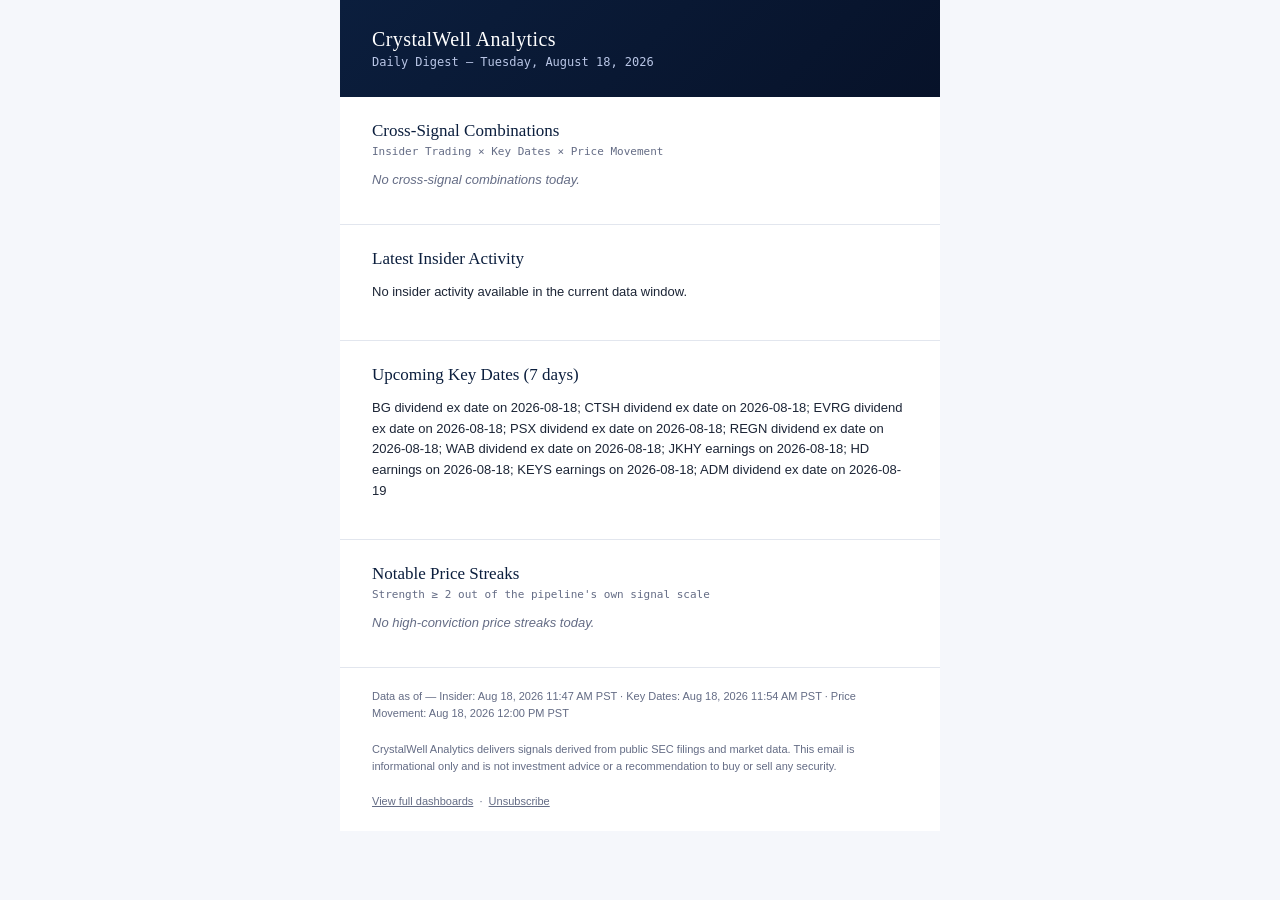
<file: data/digest/digest_2026-08-18.html>
<!DOCTYPE html>
<html lang="en">
<head>
<meta charset="utf-8">
<meta name="viewport" content="width=device-width, initial-scale=1">
<title>CrystalWell Daily Digest — 2026-08-18</title>
<style>
  :root {
    --cw-navy: #0b1e3d;
    --cw-navy-deep: #071229;
    --cw-ink: #1c2536;
    --cw-ink-faint: #646c85;
    --cw-accent: #4f8cff;
    --cw-border: #e2e6ee;
    --cw-bg: #f5f7fb;
    --font-display: "Source Serif 4", Georgia, "Times New Roman", serif;
    --font-body: "Inter", -apple-system, Helvetica, Arial, sans-serif;
    --font-mono: "IBM Plex Mono", "SFMono-Regular", Consolas, monospace;
  }
  body { margin:0; padding:0; background:var(--cw-bg); font-family:var(--font-body); color:var(--cw-ink); }
  .wrap { max-width:600px; margin:0 auto; background:#ffffff; }
  .header { padding:28px 32px; background:linear-gradient(135deg, var(--cw-navy), var(--cw-navy-deep)); }
  .header .brand { font-family:var(--font-display); font-size:20px; color:#ffffff; letter-spacing:0.02em; }
  .header .date { font-family:var(--font-mono); font-size:12px; color:#b9c6e6; margin-top:4px; }
  .section { padding:24px 32px; border-bottom:1px solid var(--cw-border); }
  .section-title { font-family:var(--font-display); font-size:17px; margin:0 0 4px 0; color:var(--cw-navy); }
  .section-subtitle { font-size:11px; color:var(--cw-ink-faint); margin:0 0 14px 0; font-family:var(--font-mono); }
  .signal { border:1px solid var(--cw-border); border-radius:8px; padding:16px; margin-bottom:12px; }
  .signal .ticker { font-family:var(--font-mono); font-weight:600; font-size:14px; color:var(--cw-navy); }
  .signal .rule-label { display:inline-block; font-size:11px; text-transform:uppercase; letter-spacing:0.04em; color:var(--cw-accent); margin-left:8px; }
  .signal .company { font-size:13px; color:var(--cw-ink-faint); margin:2px 0 8px 0; }
  .signal ul { margin:0; padding-left:18px; font-size:13px; line-height:1.55; }
  .empty-state { font-size:13px; color:var(--cw-ink-faint); font-style:italic; }
  .summary-line { font-size:13px; line-height:1.6; }
  .summary-line .mono { font-family:var(--font-mono); }
  .streak-row { font-size:13px; padding:6px 0; border-bottom:1px solid var(--cw-border); }
  .streak-row .ticker { font-family:var(--font-mono); font-weight:600; color:var(--cw-navy); }
  .footer { padding:20px 32px; font-size:11px; color:var(--cw-ink-faint); line-height:1.6; }
  .footer a { color:var(--cw-ink-faint); }
</style>
</head>
<body>
  <div class="wrap">
    <div class="header">
      <div class="brand">CrystalWell Analytics</div>
      <div class="date">Daily Digest — Tuesday, August 18, 2026</div>
    </div>

    <div class="section">
      <p class="section-title">Cross-Signal Combinations</p>
      <p class="section-subtitle">Insider Trading × Key Dates × Price Movement</p>
      <p class="empty-state">No cross-signal combinations today.</p>
    </div>

    <div class="section">
      <p class="section-title">Latest Insider Activity</p>
      <p class="summary-line">No insider activity available in the current data window.</p>
      <p class="summary-line"></p>
    </div>

    <div class="section">
      <p class="section-title">Upcoming Key Dates (7 days)</p>
      <p class="summary-line">BG dividend ex date on 2026-08-18; CTSH dividend ex date on 2026-08-18; EVRG dividend ex date on 2026-08-18; PSX dividend ex date on 2026-08-18; REGN dividend ex date on 2026-08-18; WAB dividend ex date on 2026-08-18; JKHY earnings on 2026-08-18; HD earnings on 2026-08-18; KEYS earnings on 2026-08-18; ADM dividend ex date on 2026-08-19</p>
    </div>

    <div class="section">
      <p class="section-title">Notable Price Streaks</p>
      <p class="section-subtitle">Strength ≥ 2 out of the pipeline's own signal scale</p>
      <p class="empty-state">No high-conviction price streaks today.</p>
    </div>

    <div class="footer">
      Data as of — Insider: Aug 18, 2026 11:47 AM PST · Key Dates: Aug 18, 2026 11:54 AM PST · Price Movement: Aug 18, 2026 12:00 PM PST<br><br>
      CrystalWell Analytics delivers signals derived from public SEC filings and market data. This email is informational only and is not investment advice or a recommendation to buy or sell any security.<br><br>
      <a href="https://crystalwellanalytics.com/dashboard.html">View full dashboards</a>
      &nbsp;·&nbsp;
      <a href="https://crystalwellanalytics.com/unsubscribe">Unsubscribe</a>
    </div>
  </div>
</body>
</html>
</file>
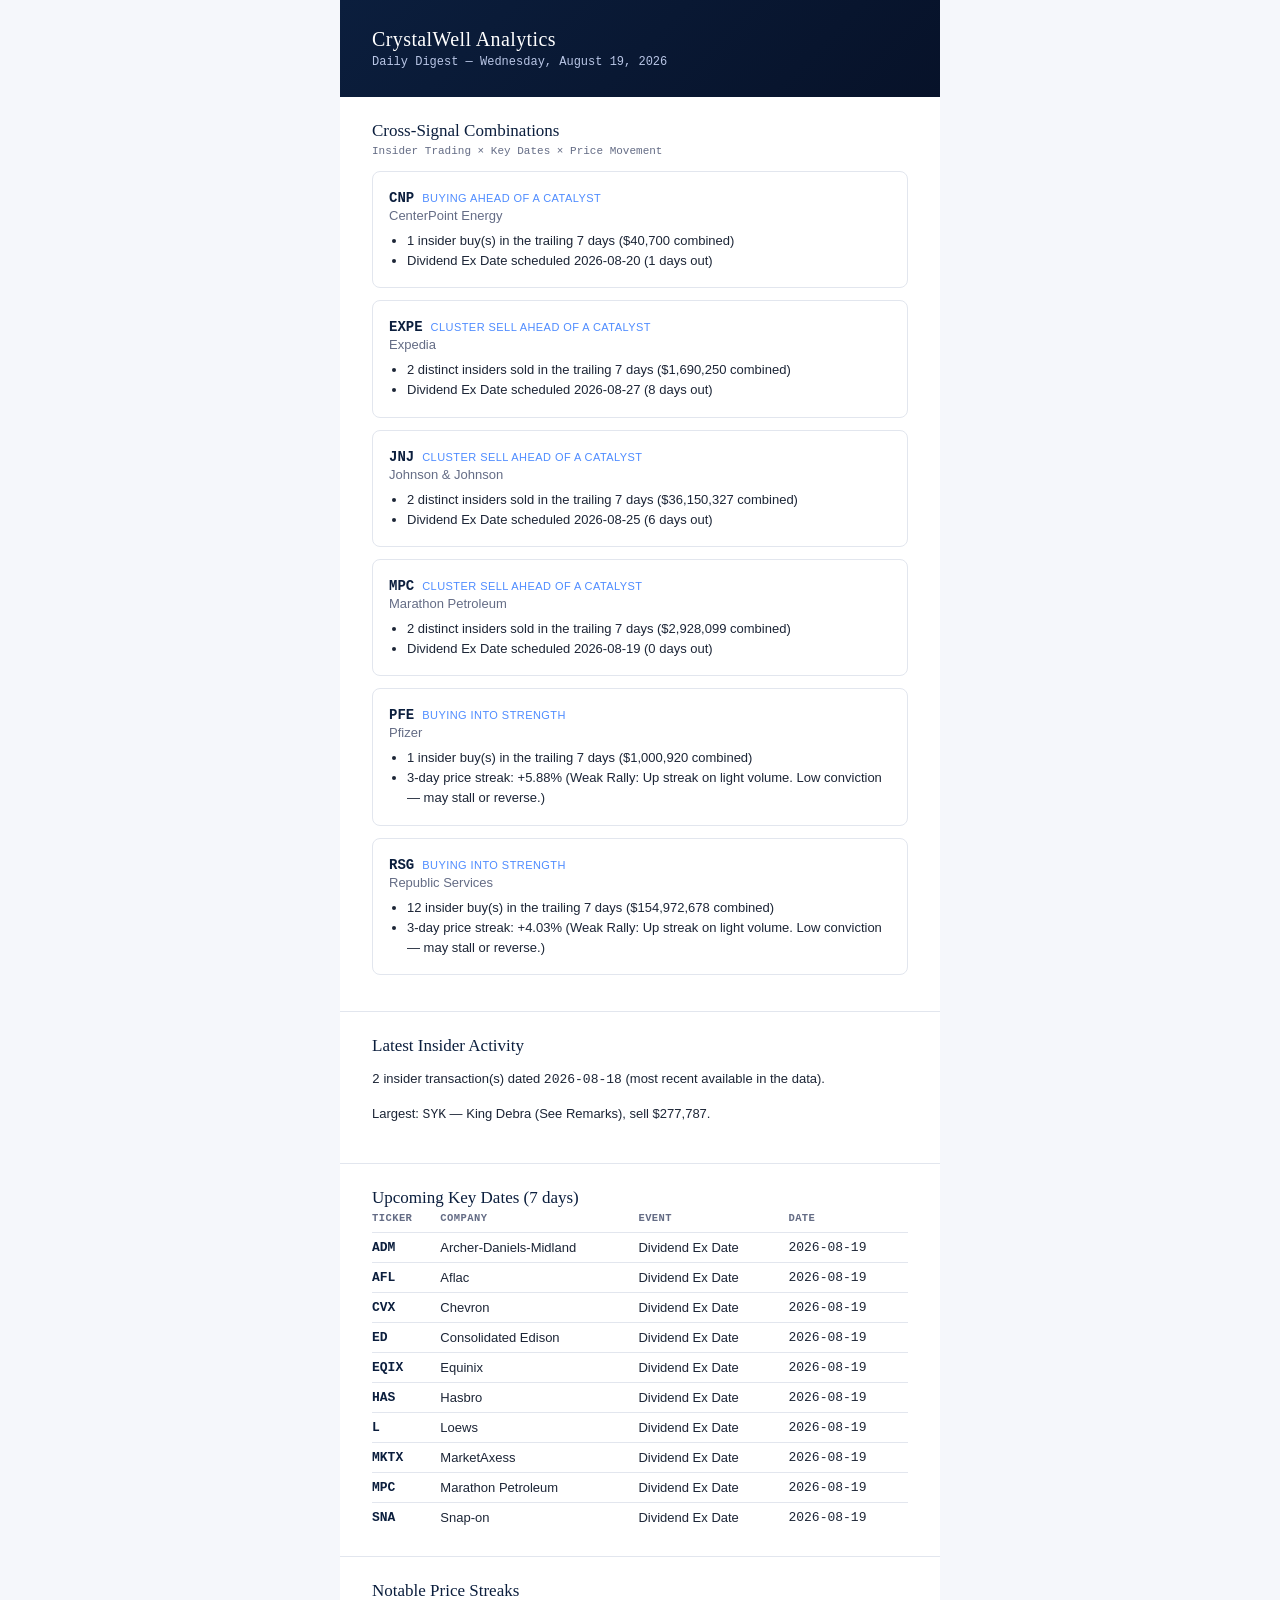
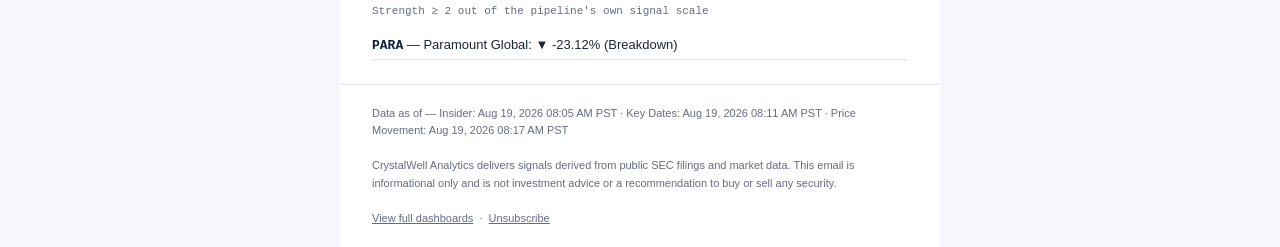
<file: data/digest/digest_2026-08-19.html>
<!DOCTYPE html>
<html lang="en">
<head>
<meta charset="utf-8">
<meta name="viewport" content="width=device-width, initial-scale=1">
<title>CrystalWell Daily Digest — 2026-08-19</title>
<style>
  :root {
    --cw-navy: #0b1e3d;
    --cw-navy-deep: #071229;
    --cw-ink: #1c2536;
    --cw-ink-faint: #646c85;
    --cw-accent: #4f8cff;
    --cw-border: #e2e6ee;
    --cw-bg: #f5f7fb;
    --font-display: "Source Serif 4", Georgia, "Times New Roman", serif;
    --font-body: "Inter", -apple-system, Helvetica, Arial, sans-serif;
    --font-mono: "IBM Plex Mono", "SFMono-Regular", Consolas, monospace;
  }
  body { margin:0; padding:0; background:var(--cw-bg); font-family:var(--font-body); color:var(--cw-ink); }
  .wrap { max-width:600px; margin:0 auto; background:#ffffff; }
  .header { padding:28px 32px; background:linear-gradient(135deg, var(--cw-navy), var(--cw-navy-deep)); }
  .header .brand { font-family:var(--font-display); font-size:20px; color:#ffffff; letter-spacing:0.02em; }
  .header .date { font-family:var(--font-mono); font-size:12px; color:#b9c6e6; margin-top:4px; }
  .section { padding:24px 32px; border-bottom:1px solid var(--cw-border); }
  .section-title { font-family:var(--font-display); font-size:17px; margin:0 0 4px 0; color:var(--cw-navy); }
  .section-subtitle { font-size:11px; color:var(--cw-ink-faint); margin:0 0 14px 0; font-family:var(--font-mono); }
  .signal { border:1px solid var(--cw-border); border-radius:8px; padding:16px; margin-bottom:12px; }
  .signal .ticker { font-family:var(--font-mono); font-weight:600; font-size:14px; color:var(--cw-navy); }
  .signal .rule-label { display:inline-block; font-size:11px; text-transform:uppercase; letter-spacing:0.04em; color:var(--cw-accent); margin-left:8px; }
  .signal .company { font-size:13px; color:var(--cw-ink-faint); margin:2px 0 8px 0; }
  .signal ul { margin:0; padding-left:18px; font-size:13px; line-height:1.55; }
  .empty-state { font-size:13px; color:var(--cw-ink-faint); font-style:italic; }
  .summary-line { font-size:13px; line-height:1.6; }
  .summary-line .mono { font-family:var(--font-mono); }
  .streak-row { font-size:13px; padding:6px 0; border-bottom:1px solid var(--cw-border); }
  .streak-row .ticker { font-family:var(--font-mono); font-weight:600; color:var(--cw-navy); }
  .dates-table { width:100%; border-collapse:collapse; font-size:13px; }
  .dates-table th { text-align:left; font-family:var(--font-mono); font-size:10.5px; text-transform:uppercase; letter-spacing:0.04em; color:var(--cw-ink-faint); padding:0 10px 8px 0; border-bottom:1px solid var(--cw-border); }
  .dates-table td { padding:7px 10px 7px 0; border-bottom:1px solid var(--cw-border); }
  .dates-table tr:last-child td { border-bottom:none; }
  .dates-table .ticker { font-family:var(--font-mono); font-weight:600; color:var(--cw-navy); }
  .dates-table .mono { font-family:var(--font-mono); }
  .footer { padding:20px 32px; font-size:11px; color:var(--cw-ink-faint); line-height:1.6; }
  .footer a { color:var(--cw-ink-faint); }
</style>
</head>
<body>
  <div class="wrap">
    <div class="header">
      <div class="brand">CrystalWell Analytics</div>
      <div class="date">Daily Digest — Wednesday, August 19, 2026</div>
    </div>

    <div class="section">
      <p class="section-title">Cross-Signal Combinations</p>
      <p class="section-subtitle">Insider Trading × Key Dates × Price Movement</p>
      <div class="signal">
  <span class="ticker">CNP</span><span class="rule-label">Buying Ahead of a Catalyst</span>
  <div class="company">CenterPoint Energy</div>
  <ul><li>1 insider buy(s) in the trailing 7 days ($40,700 combined)</li><li>Dividend Ex Date scheduled 2026-08-20 (1 days out)</li></ul>
</div>

<div class="signal">
  <span class="ticker">EXPE</span><span class="rule-label">Cluster Sell Ahead of a Catalyst</span>
  <div class="company">Expedia</div>
  <ul><li>2 distinct insiders sold in the trailing 7 days ($1,690,250 combined)</li><li>Dividend Ex Date scheduled 2026-08-27 (8 days out)</li></ul>
</div>

<div class="signal">
  <span class="ticker">JNJ</span><span class="rule-label">Cluster Sell Ahead of a Catalyst</span>
  <div class="company">Johnson & Johnson</div>
  <ul><li>2 distinct insiders sold in the trailing 7 days ($36,150,327 combined)</li><li>Dividend Ex Date scheduled 2026-08-25 (6 days out)</li></ul>
</div>

<div class="signal">
  <span class="ticker">MPC</span><span class="rule-label">Cluster Sell Ahead of a Catalyst</span>
  <div class="company">Marathon Petroleum</div>
  <ul><li>2 distinct insiders sold in the trailing 7 days ($2,928,099 combined)</li><li>Dividend Ex Date scheduled 2026-08-19 (0 days out)</li></ul>
</div>

<div class="signal">
  <span class="ticker">PFE</span><span class="rule-label">Buying Into Strength</span>
  <div class="company">Pfizer</div>
  <ul><li>1 insider buy(s) in the trailing 7 days ($1,000,920 combined)</li><li>3-day price streak: +5.88% (Weak Rally: Up streak on light volume. Low conviction — may stall or reverse.)</li></ul>
</div>

<div class="signal">
  <span class="ticker">RSG</span><span class="rule-label">Buying Into Strength</span>
  <div class="company">Republic Services</div>
  <ul><li>12 insider buy(s) in the trailing 7 days ($154,972,678 combined)</li><li>3-day price streak: +4.03% (Weak Rally: Up streak on light volume. Low conviction — may stall or reverse.)</li></ul>
</div>

    </div>

    <div class="section">
      <p class="section-title">Latest Insider Activity</p>
      <p class="summary-line"><span class='mono'>2</span> insider transaction(s) dated <span class='mono'>2026-08-18</span> (most recent available in the data).</p>
      <p class="summary-line">Largest: <span class='mono'>SYK</span> — King Debra (See Remarks), sell $277,787.</p>
    </div>

    <div class="section">
      <p class="section-title">Upcoming Key Dates (7 days)</p>
      <table class="dates-table" cellpadding="0" cellspacing="0"><tr><th>Ticker</th><th>Company</th><th>Event</th><th>Date</th></tr><tr><td class="ticker">ADM</td><td>Archer-Daniels-Midland</td><td>Dividend Ex Date</td><td class="mono">2026-08-19</td></tr>
<tr><td class="ticker">AFL</td><td>Aflac</td><td>Dividend Ex Date</td><td class="mono">2026-08-19</td></tr>
<tr><td class="ticker">CVX</td><td>Chevron</td><td>Dividend Ex Date</td><td class="mono">2026-08-19</td></tr>
<tr><td class="ticker">ED</td><td>Consolidated Edison</td><td>Dividend Ex Date</td><td class="mono">2026-08-19</td></tr>
<tr><td class="ticker">EQIX</td><td>Equinix</td><td>Dividend Ex Date</td><td class="mono">2026-08-19</td></tr>
<tr><td class="ticker">HAS</td><td>Hasbro</td><td>Dividend Ex Date</td><td class="mono">2026-08-19</td></tr>
<tr><td class="ticker">L</td><td>Loews</td><td>Dividend Ex Date</td><td class="mono">2026-08-19</td></tr>
<tr><td class="ticker">MKTX</td><td>MarketAxess</td><td>Dividend Ex Date</td><td class="mono">2026-08-19</td></tr>
<tr><td class="ticker">MPC</td><td>Marathon Petroleum</td><td>Dividend Ex Date</td><td class="mono">2026-08-19</td></tr>
<tr><td class="ticker">SNA</td><td>Snap-on</td><td>Dividend Ex Date</td><td class="mono">2026-08-19</td></tr></table>
    </div>

    <div class="section">
      <p class="section-title">Notable Price Streaks</p>
      <p class="section-subtitle">Strength ≥ 2 out of the pipeline's own signal scale</p>
      <div class="streak-row">
  <span class="ticker">PARA</span> — Paramount Global: ▼ -23.12% (Breakdown)
</div>

    </div>

    <div class="footer">
      Data as of — Insider: Aug 19, 2026 08:05 AM PST · Key Dates: Aug 19, 2026 08:11 AM PST · Price Movement: Aug 19, 2026 08:17 AM PST<br><br>
      CrystalWell Analytics delivers signals derived from public SEC filings and market data. This email is informational only and is not investment advice or a recommendation to buy or sell any security.<br><br>
      <a href="https://crystalwellanalytics.com/dashboard.html">View full dashboards</a>
      &nbsp;·&nbsp;
      <a href="https://crystalwellanalytics.com/unsubscribe">Unsubscribe</a>
    </div>
  </div>
</body>
</html>
</file>
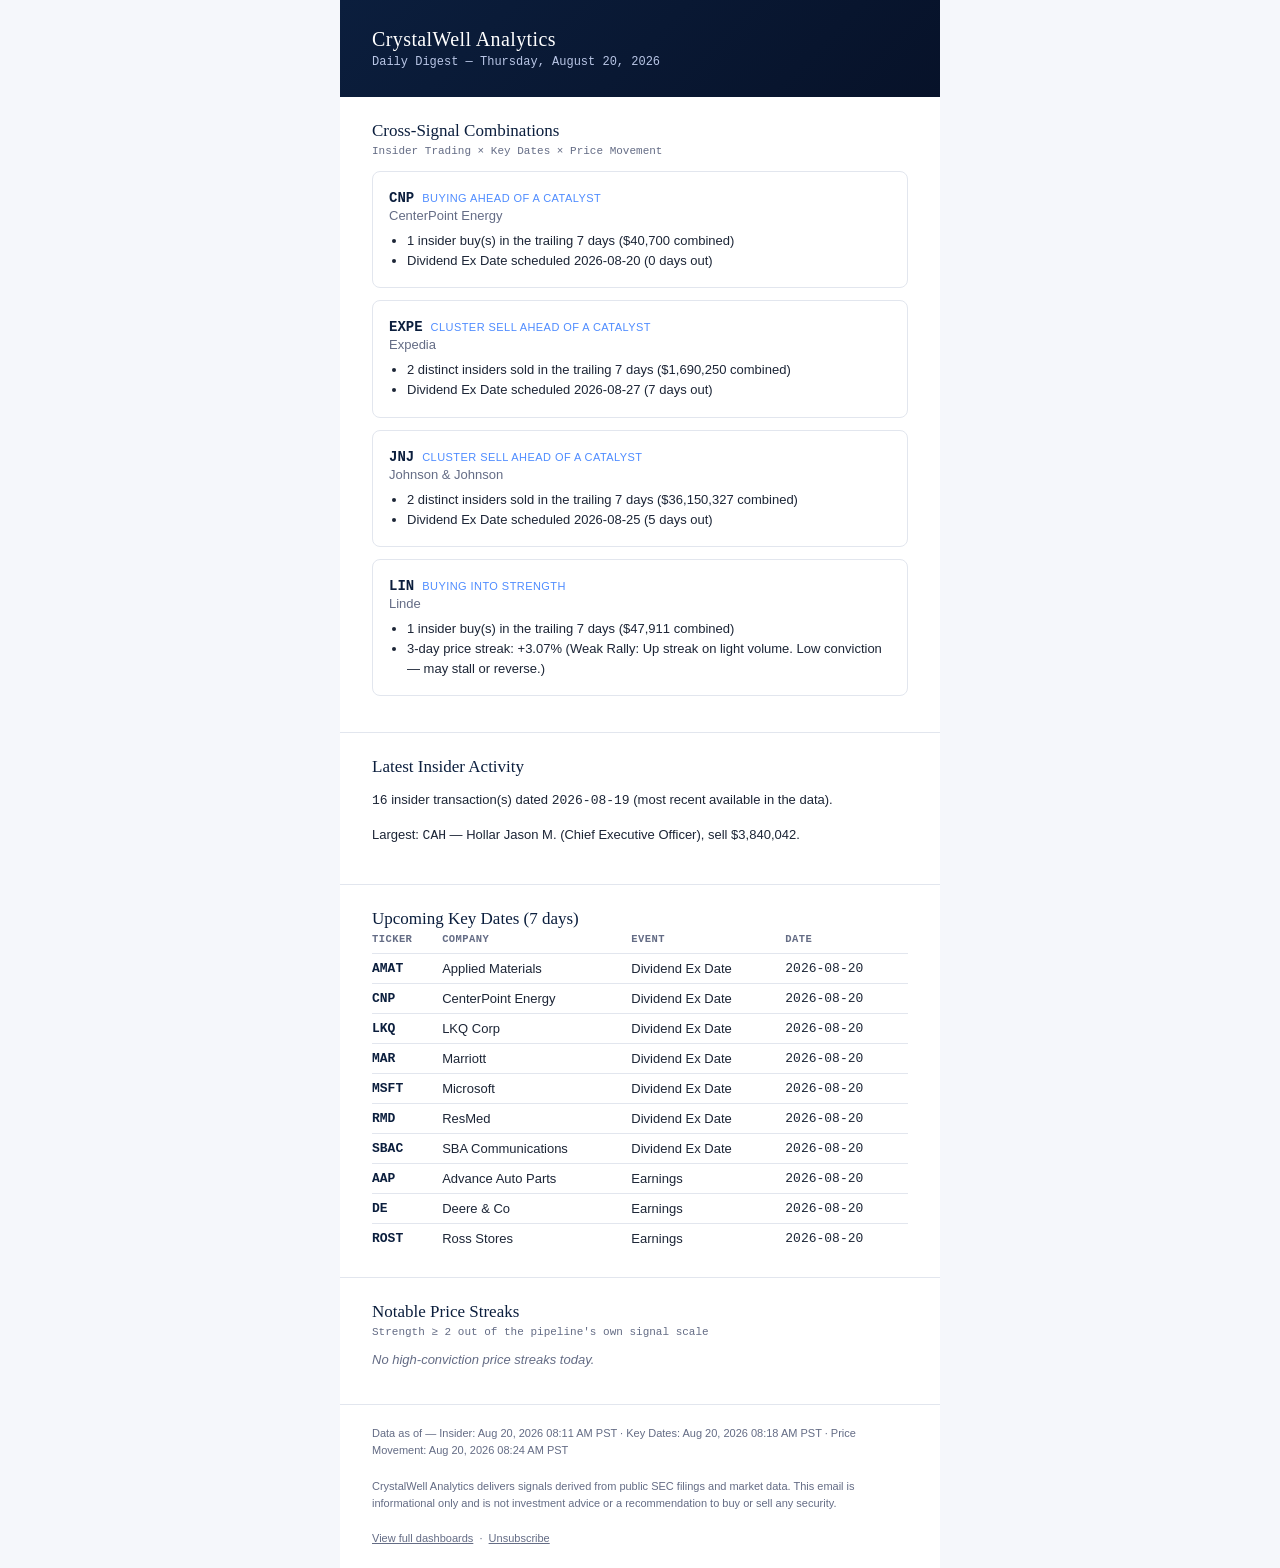
<file: data/digest/digest_2026-08-20.html>
<!DOCTYPE html>
<html lang="en">
<head>
<meta charset="utf-8">
<meta name="viewport" content="width=device-width, initial-scale=1">
<title>CrystalWell Daily Digest — 2026-08-20</title>
<style>
  :root {
    --cw-navy: #0b1e3d;
    --cw-navy-deep: #071229;
    --cw-ink: #1c2536;
    --cw-ink-faint: #646c85;
    --cw-accent: #4f8cff;
    --cw-border: #e2e6ee;
    --cw-bg: #f5f7fb;
    --font-display: "Source Serif 4", Georgia, "Times New Roman", serif;
    --font-body: "Inter", -apple-system, Helvetica, Arial, sans-serif;
    --font-mono: "IBM Plex Mono", "SFMono-Regular", Consolas, monospace;
  }
  body { margin:0; padding:0; background:var(--cw-bg); font-family:var(--font-body); color:var(--cw-ink); }
  .wrap { max-width:600px; margin:0 auto; background:#ffffff; }
  .header { padding:28px 32px; background:linear-gradient(135deg, var(--cw-navy), var(--cw-navy-deep)); }
  .header .brand { font-family:var(--font-display); font-size:20px; color:#ffffff; letter-spacing:0.02em; }
  .header .date { font-family:var(--font-mono); font-size:12px; color:#b9c6e6; margin-top:4px; }
  .section { padding:24px 32px; border-bottom:1px solid var(--cw-border); }
  .section-title { font-family:var(--font-display); font-size:17px; margin:0 0 4px 0; color:var(--cw-navy); }
  .section-subtitle { font-size:11px; color:var(--cw-ink-faint); margin:0 0 14px 0; font-family:var(--font-mono); }
  .signal { border:1px solid var(--cw-border); border-radius:8px; padding:16px; margin-bottom:12px; }
  .signal .ticker { font-family:var(--font-mono); font-weight:600; font-size:14px; color:var(--cw-navy); }
  .signal .rule-label { display:inline-block; font-size:11px; text-transform:uppercase; letter-spacing:0.04em; color:var(--cw-accent); margin-left:8px; }
  .signal .company { font-size:13px; color:var(--cw-ink-faint); margin:2px 0 8px 0; }
  .signal ul { margin:0; padding-left:18px; font-size:13px; line-height:1.55; }
  .empty-state { font-size:13px; color:var(--cw-ink-faint); font-style:italic; }
  .summary-line { font-size:13px; line-height:1.6; }
  .summary-line .mono { font-family:var(--font-mono); }
  .streak-row { font-size:13px; padding:6px 0; border-bottom:1px solid var(--cw-border); }
  .streak-row .ticker { font-family:var(--font-mono); font-weight:600; color:var(--cw-navy); }
  .dates-table { width:100%; border-collapse:collapse; font-size:13px; }
  .dates-table th { text-align:left; font-family:var(--font-mono); font-size:10.5px; text-transform:uppercase; letter-spacing:0.04em; color:var(--cw-ink-faint); padding:0 10px 8px 0; border-bottom:1px solid var(--cw-border); }
  .dates-table td { padding:7px 10px 7px 0; border-bottom:1px solid var(--cw-border); }
  .dates-table tr:last-child td { border-bottom:none; }
  .dates-table .ticker { font-family:var(--font-mono); font-weight:600; color:var(--cw-navy); }
  .dates-table .mono { font-family:var(--font-mono); }
  .footer { padding:20px 32px; font-size:11px; color:var(--cw-ink-faint); line-height:1.6; }
  .footer a { color:var(--cw-ink-faint); }
</style>
</head>
<body>
  <div class="wrap">
    <div class="header">
      <div class="brand">CrystalWell Analytics</div>
      <div class="date">Daily Digest — Thursday, August 20, 2026</div>
    </div>

    <div class="section">
      <p class="section-title">Cross-Signal Combinations</p>
      <p class="section-subtitle">Insider Trading × Key Dates × Price Movement</p>
      <div class="signal">
  <span class="ticker">CNP</span><span class="rule-label">Buying Ahead of a Catalyst</span>
  <div class="company">CenterPoint Energy</div>
  <ul><li>1 insider buy(s) in the trailing 7 days ($40,700 combined)</li><li>Dividend Ex Date scheduled 2026-08-20 (0 days out)</li></ul>
</div>

<div class="signal">
  <span class="ticker">EXPE</span><span class="rule-label">Cluster Sell Ahead of a Catalyst</span>
  <div class="company">Expedia</div>
  <ul><li>2 distinct insiders sold in the trailing 7 days ($1,690,250 combined)</li><li>Dividend Ex Date scheduled 2026-08-27 (7 days out)</li></ul>
</div>

<div class="signal">
  <span class="ticker">JNJ</span><span class="rule-label">Cluster Sell Ahead of a Catalyst</span>
  <div class="company">Johnson & Johnson</div>
  <ul><li>2 distinct insiders sold in the trailing 7 days ($36,150,327 combined)</li><li>Dividend Ex Date scheduled 2026-08-25 (5 days out)</li></ul>
</div>

<div class="signal">
  <span class="ticker">LIN</span><span class="rule-label">Buying Into Strength</span>
  <div class="company">Linde</div>
  <ul><li>1 insider buy(s) in the trailing 7 days ($47,911 combined)</li><li>3-day price streak: +3.07% (Weak Rally: Up streak on light volume. Low conviction — may stall or reverse.)</li></ul>
</div>

    </div>

    <div class="section">
      <p class="section-title">Latest Insider Activity</p>
      <p class="summary-line"><span class='mono'>16</span> insider transaction(s) dated <span class='mono'>2026-08-19</span> (most recent available in the data).</p>
      <p class="summary-line">Largest: <span class='mono'>CAH</span> — Hollar Jason M. (Chief Executive Officer), sell $3,840,042.</p>
    </div>

    <div class="section">
      <p class="section-title">Upcoming Key Dates (7 days)</p>
      <table class="dates-table" cellpadding="0" cellspacing="0"><tr><th>Ticker</th><th>Company</th><th>Event</th><th>Date</th></tr><tr><td class="ticker">AMAT</td><td>Applied Materials</td><td>Dividend Ex Date</td><td class="mono">2026-08-20</td></tr>
<tr><td class="ticker">CNP</td><td>CenterPoint Energy</td><td>Dividend Ex Date</td><td class="mono">2026-08-20</td></tr>
<tr><td class="ticker">LKQ</td><td>LKQ Corp</td><td>Dividend Ex Date</td><td class="mono">2026-08-20</td></tr>
<tr><td class="ticker">MAR</td><td>Marriott</td><td>Dividend Ex Date</td><td class="mono">2026-08-20</td></tr>
<tr><td class="ticker">MSFT</td><td>Microsoft</td><td>Dividend Ex Date</td><td class="mono">2026-08-20</td></tr>
<tr><td class="ticker">RMD</td><td>ResMed</td><td>Dividend Ex Date</td><td class="mono">2026-08-20</td></tr>
<tr><td class="ticker">SBAC</td><td>SBA Communications</td><td>Dividend Ex Date</td><td class="mono">2026-08-20</td></tr>
<tr><td class="ticker">AAP</td><td>Advance Auto Parts</td><td>Earnings</td><td class="mono">2026-08-20</td></tr>
<tr><td class="ticker">DE</td><td>Deere & Co</td><td>Earnings</td><td class="mono">2026-08-20</td></tr>
<tr><td class="ticker">ROST</td><td>Ross Stores</td><td>Earnings</td><td class="mono">2026-08-20</td></tr></table>
    </div>

    <div class="section">
      <p class="section-title">Notable Price Streaks</p>
      <p class="section-subtitle">Strength ≥ 2 out of the pipeline's own signal scale</p>
      <p class="empty-state">No high-conviction price streaks today.</p>
    </div>

    <div class="footer">
      Data as of — Insider: Aug 20, 2026 08:11 AM PST · Key Dates: Aug 20, 2026 08:18 AM PST · Price Movement: Aug 20, 2026 08:24 AM PST<br><br>
      CrystalWell Analytics delivers signals derived from public SEC filings and market data. This email is informational only and is not investment advice or a recommendation to buy or sell any security.<br><br>
      <a href="https://crystalwellanalytics.com/dashboard.html">View full dashboards</a>
      &nbsp;·&nbsp;
      <a href="https://crystalwellanalytics.com/unsubscribe">Unsubscribe</a>
    </div>
  </div>
</body>
</html>
</file>
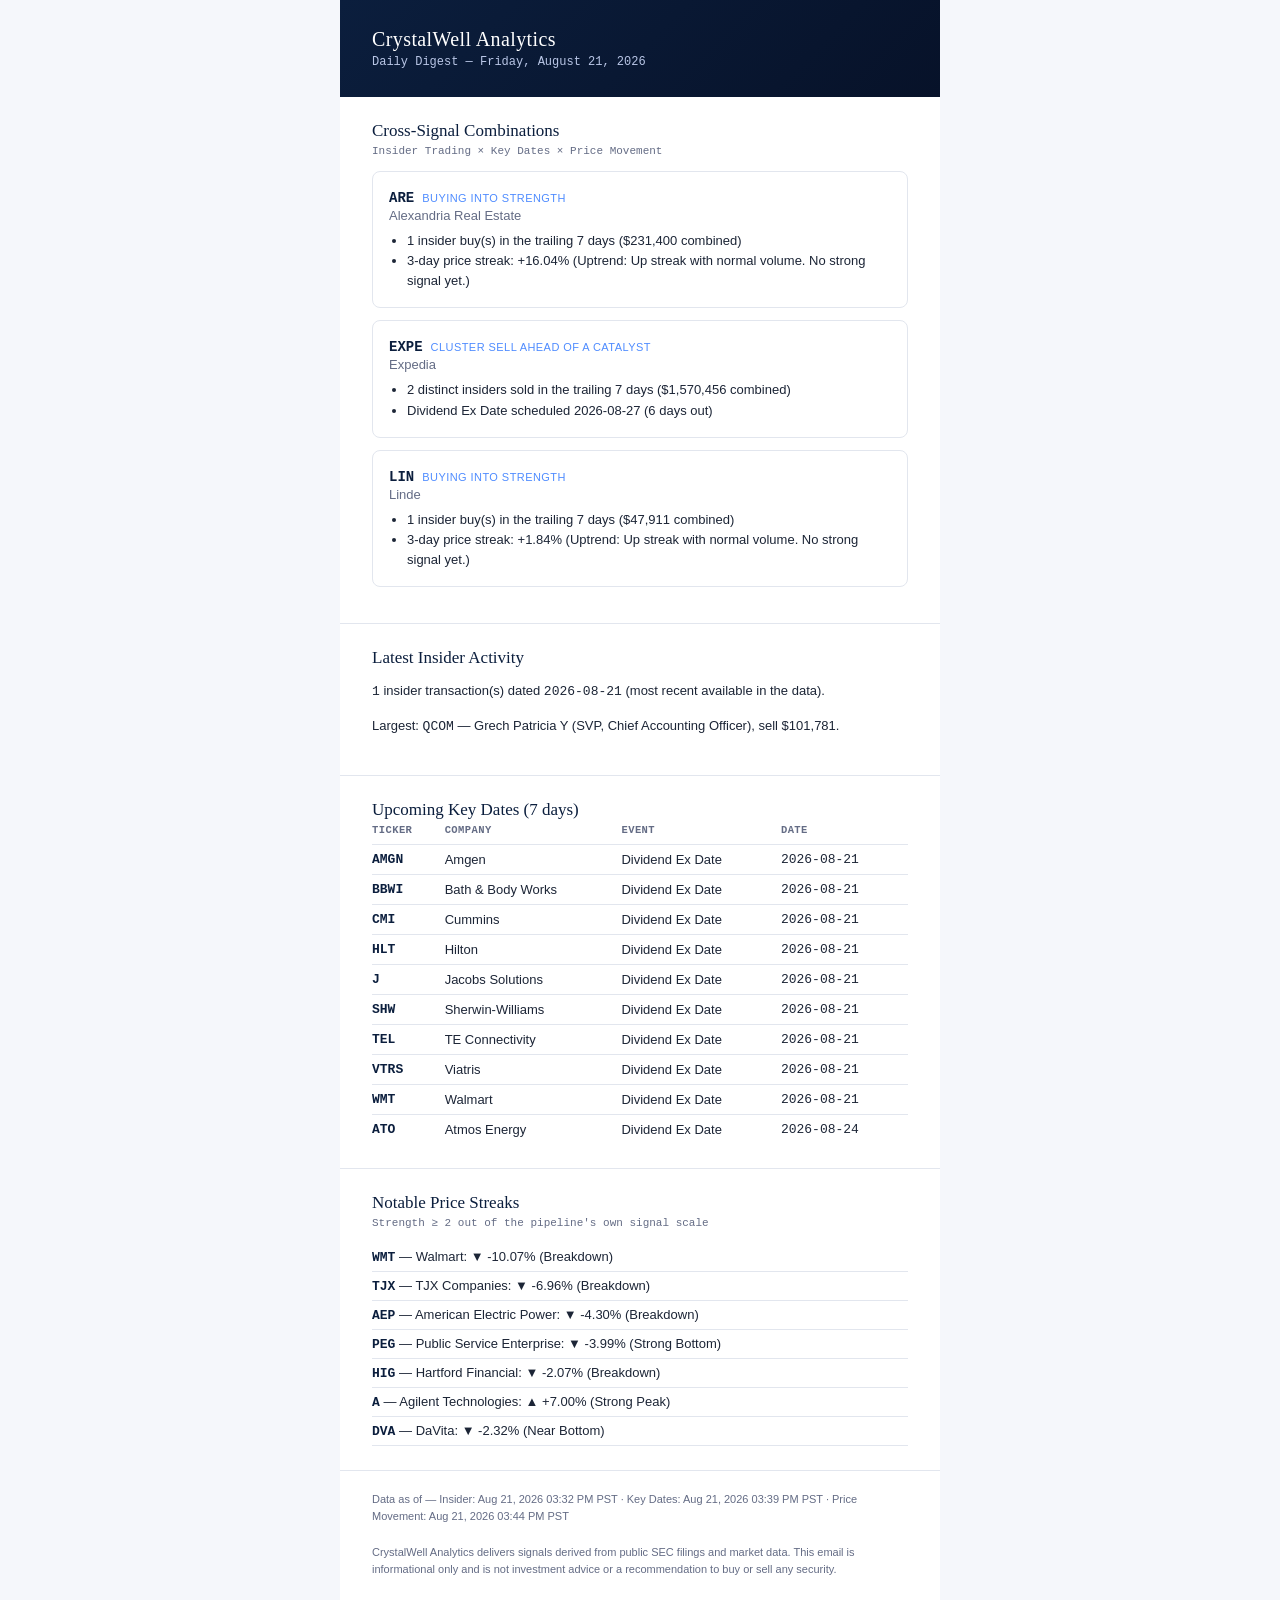
<file: data/digest/digest_2026-08-21.html>
<!DOCTYPE html>
<html lang="en">
<head>
<meta charset="utf-8">
<meta name="viewport" content="width=device-width, initial-scale=1">
<title>CrystalWell Daily Digest — 2026-08-21</title>
<style>
  :root {
    --cw-navy: #0b1e3d;
    --cw-navy-deep: #071229;
    --cw-ink: #1c2536;
    --cw-ink-faint: #646c85;
    --cw-accent: #4f8cff;
    --cw-border: #e2e6ee;
    --cw-bg: #f5f7fb;
    --font-display: "Source Serif 4", Georgia, "Times New Roman", serif;
    --font-body: "Inter", -apple-system, Helvetica, Arial, sans-serif;
    --font-mono: "IBM Plex Mono", "SFMono-Regular", Consolas, monospace;
  }
  body { margin:0; padding:0; background:var(--cw-bg); font-family:var(--font-body); color:var(--cw-ink); }
  .wrap { max-width:600px; margin:0 auto; background:#ffffff; }
  .header { padding:28px 32px; background:linear-gradient(135deg, var(--cw-navy), var(--cw-navy-deep)); }
  .header .brand { font-family:var(--font-display); font-size:20px; color:#ffffff; letter-spacing:0.02em; }
  .header .date { font-family:var(--font-mono); font-size:12px; color:#b9c6e6; margin-top:4px; }
  .section { padding:24px 32px; border-bottom:1px solid var(--cw-border); }
  .section-title { font-family:var(--font-display); font-size:17px; margin:0 0 4px 0; color:var(--cw-navy); }
  .section-subtitle { font-size:11px; color:var(--cw-ink-faint); margin:0 0 14px 0; font-family:var(--font-mono); }
  .signal { border:1px solid var(--cw-border); border-radius:8px; padding:16px; margin-bottom:12px; }
  .signal .ticker { font-family:var(--font-mono); font-weight:600; font-size:14px; color:var(--cw-navy); }
  .signal .rule-label { display:inline-block; font-size:11px; text-transform:uppercase; letter-spacing:0.04em; color:var(--cw-accent); margin-left:8px; }
  .signal .company { font-size:13px; color:var(--cw-ink-faint); margin:2px 0 8px 0; }
  .signal ul { margin:0; padding-left:18px; font-size:13px; line-height:1.55; }
  .empty-state { font-size:13px; color:var(--cw-ink-faint); font-style:italic; }
  .summary-line { font-size:13px; line-height:1.6; }
  .summary-line .mono { font-family:var(--font-mono); }
  .streak-row { font-size:13px; padding:6px 0; border-bottom:1px solid var(--cw-border); }
  .streak-row .ticker { font-family:var(--font-mono); font-weight:600; color:var(--cw-navy); }
  .dates-table { width:100%; border-collapse:collapse; font-size:13px; }
  .dates-table th { text-align:left; font-family:var(--font-mono); font-size:10.5px; text-transform:uppercase; letter-spacing:0.04em; color:var(--cw-ink-faint); padding:0 10px 8px 0; border-bottom:1px solid var(--cw-border); }
  .dates-table td { padding:7px 10px 7px 0; border-bottom:1px solid var(--cw-border); }
  .dates-table tr:last-child td { border-bottom:none; }
  .dates-table .ticker { font-family:var(--font-mono); font-weight:600; color:var(--cw-navy); }
  .dates-table .mono { font-family:var(--font-mono); }
  .footer { padding:20px 32px; font-size:11px; color:var(--cw-ink-faint); line-height:1.6; }
  .footer a { color:var(--cw-ink-faint); }
</style>
</head>
<body>
  <div class="wrap">
    <div class="header">
      <div class="brand">CrystalWell Analytics</div>
      <div class="date">Daily Digest — Friday, August 21, 2026</div>
    </div>

    <div class="section">
      <p class="section-title">Cross-Signal Combinations</p>
      <p class="section-subtitle">Insider Trading × Key Dates × Price Movement</p>
      <div class="signal">
  <span class="ticker">ARE</span><span class="rule-label">Buying Into Strength</span>
  <div class="company">Alexandria Real Estate</div>
  <ul><li>1 insider buy(s) in the trailing 7 days ($231,400 combined)</li><li>3-day price streak: +16.04% (Uptrend: Up streak with normal volume. No strong signal yet.)</li></ul>
</div>

<div class="signal">
  <span class="ticker">EXPE</span><span class="rule-label">Cluster Sell Ahead of a Catalyst</span>
  <div class="company">Expedia</div>
  <ul><li>2 distinct insiders sold in the trailing 7 days ($1,570,456 combined)</li><li>Dividend Ex Date scheduled 2026-08-27 (6 days out)</li></ul>
</div>

<div class="signal">
  <span class="ticker">LIN</span><span class="rule-label">Buying Into Strength</span>
  <div class="company">Linde</div>
  <ul><li>1 insider buy(s) in the trailing 7 days ($47,911 combined)</li><li>3-day price streak: +1.84% (Uptrend: Up streak with normal volume. No strong signal yet.)</li></ul>
</div>

    </div>

    <div class="section">
      <p class="section-title">Latest Insider Activity</p>
      <p class="summary-line"><span class='mono'>1</span> insider transaction(s) dated <span class='mono'>2026-08-21</span> (most recent available in the data).</p>
      <p class="summary-line">Largest: <span class='mono'>QCOM</span> — Grech Patricia Y (SVP, Chief Accounting Officer), sell $101,781.</p>
    </div>

    <div class="section">
      <p class="section-title">Upcoming Key Dates (7 days)</p>
      <table class="dates-table" cellpadding="0" cellspacing="0"><tr><th>Ticker</th><th>Company</th><th>Event</th><th>Date</th></tr><tr><td class="ticker">AMGN</td><td>Amgen</td><td>Dividend Ex Date</td><td class="mono">2026-08-21</td></tr>
<tr><td class="ticker">BBWI</td><td>Bath & Body Works</td><td>Dividend Ex Date</td><td class="mono">2026-08-21</td></tr>
<tr><td class="ticker">CMI</td><td>Cummins</td><td>Dividend Ex Date</td><td class="mono">2026-08-21</td></tr>
<tr><td class="ticker">HLT</td><td>Hilton</td><td>Dividend Ex Date</td><td class="mono">2026-08-21</td></tr>
<tr><td class="ticker">J</td><td>Jacobs Solutions</td><td>Dividend Ex Date</td><td class="mono">2026-08-21</td></tr>
<tr><td class="ticker">SHW</td><td>Sherwin-Williams</td><td>Dividend Ex Date</td><td class="mono">2026-08-21</td></tr>
<tr><td class="ticker">TEL</td><td>TE Connectivity</td><td>Dividend Ex Date</td><td class="mono">2026-08-21</td></tr>
<tr><td class="ticker">VTRS</td><td>Viatris</td><td>Dividend Ex Date</td><td class="mono">2026-08-21</td></tr>
<tr><td class="ticker">WMT</td><td>Walmart</td><td>Dividend Ex Date</td><td class="mono">2026-08-21</td></tr>
<tr><td class="ticker">ATO</td><td>Atmos Energy</td><td>Dividend Ex Date</td><td class="mono">2026-08-24</td></tr></table>
    </div>

    <div class="section">
      <p class="section-title">Notable Price Streaks</p>
      <p class="section-subtitle">Strength ≥ 2 out of the pipeline's own signal scale</p>
      <div class="streak-row">
  <span class="ticker">WMT</span> — Walmart: ▼ -10.07% (Breakdown)
</div>

<div class="streak-row">
  <span class="ticker">TJX</span> — TJX Companies: ▼ -6.96% (Breakdown)
</div>

<div class="streak-row">
  <span class="ticker">AEP</span> — American Electric Power: ▼ -4.30% (Breakdown)
</div>

<div class="streak-row">
  <span class="ticker">PEG</span> — Public Service Enterprise: ▼ -3.99% (Strong Bottom)
</div>

<div class="streak-row">
  <span class="ticker">HIG</span> — Hartford Financial: ▼ -2.07% (Breakdown)
</div>

<div class="streak-row">
  <span class="ticker">A</span> — Agilent Technologies: ▲ +7.00% (Strong Peak)
</div>

<div class="streak-row">
  <span class="ticker">DVA</span> — DaVita: ▼ -2.32% (Near Bottom)
</div>

    </div>

    <div class="footer">
      Data as of — Insider: Aug 21, 2026 03:32 PM PST · Key Dates: Aug 21, 2026 03:39 PM PST · Price Movement: Aug 21, 2026 03:44 PM PST<br><br>
      CrystalWell Analytics delivers signals derived from public SEC filings and market data. This email is informational only and is not investment advice or a recommendation to buy or sell any security.<br><br>
      <a href="https://crystalwellanalytics.com/dashboard.html">View full dashboards</a>
      &nbsp;·&nbsp;
      <a href="{{unsubscribe}}">Unsubscribe</a>
    </div>
  </div>
</body>
</html>
</file>
<file: css/styles.css>
/* ==========================================================================
   CrystalWell Analytics — Design Tokens
   Palette: deep ink-blue field, cut-glass facet blues, warm paper, brass trim.
   Type: Source Serif 4 (display/editorial), Inter (body/UI), IBM Plex Mono (data).
   Signature: faceted "crystal" geometry — angular, cut-gem shapes replace soft
   gradients throughout (hero mark, section dividers, card corners).
   ========================================================================== */

@import url('https://fonts.googleapis.com/css2?family=Source+Serif+4:ital,opsz,wght@0,8..60,400;0,8..60,500;0,8..60,600;0,8..60,700;1,8..60,500&family=Inter:wght@400;500;600;700&family=IBM+Plex+Mono:wght@400;500;600&display=swap');

:root {
  /* core palette */
  --navy-950: #080f1d;
  --navy-900: #0d1b32;
  --navy-800: #132a4a;
  --blue-700: #1c4a86;
  --blue-600: #245fa8;
  --blue-500: #3577c9;
  --blue-400: #6ba0e0;
  --blue-100: #e5eefa;
  --paper: #f6f3ea;
  --paper-dim: #ede8db;
  --ink: #161b26;
  --ink-soft: #4c5568;
  --ink-faint: #646c85;
  --brass: #b58a3f;
  --brass-soft: #e4d3ab;
  --up: #2e7d5b;
  --down: #b3423b;
  --line: rgba(13, 27, 50, 0.12);
  --line-dark: rgba(230, 236, 248, 0.14);

  /* type */
  --font-display: "Source Serif 4", Georgia, serif;
  --font-body: "Inter", -apple-system, BlinkMacSystemFont, sans-serif;
  --font-mono: "IBM Plex Mono", ui-monospace, SFMono-Regular, monospace;

  /* layout */
  --max: 1180px;
  --radius: 2px;
  --shadow-1: 0 1px 2px rgba(8, 15, 29, 0.06), 0 8px 24px rgba(8, 15, 29, 0.06);
  --shadow-2: 0 4px 12px rgba(8, 15, 29, 0.10), 0 16px 40px rgba(8, 15, 29, 0.12);
}

/* ---------- reset ---------- */
* { box-sizing: border-box; }
html { scroll-behavior: smooth; }
@media (prefers-reduced-motion: reduce) {
  html { scroll-behavior: auto; }
  * { animation-duration: 0.001ms !important; animation-iteration-count: 1 !important; transition-duration: 0.001ms !important; }
}
body {
  margin: 0;
  background: var(--paper);
  color: var(--ink);
  font-family: var(--font-body);
  font-size: 16px;
  line-height: 1.6;
  -webkit-font-smoothing: antialiased;
}
img { max-width: 100%; display: block; }
a { color: inherit; text-decoration: none; }
ul { margin: 0; padding: 0; list-style: none; }
h1, h2, h3, h4 { margin: 0; font-family: var(--font-display); font-weight: 600; letter-spacing: -0.01em; text-wrap: balance; }
p { margin: 0; text-wrap: pretty; }
button { font-family: inherit; cursor: pointer; }

:focus-visible {
  outline: 2px solid var(--blue-500);
  outline-offset: 3px;
}

.skip-link {
  position: absolute;
  left: -999px;
  top: 0;
  background: #fff;
  color: var(--ink);
  padding: 12px 18px;
  font-size: 13.5px;
  font-weight: 600;
  z-index: 300;
}
.skip-link:focus {
  left: 12px;
  top: 12px;
}

.container {
  max-width: var(--max);
  margin: 0 auto;
  padding: 0 28px;
}

.eyebrow {
  display: inline-flex;
  align-items: center;
  gap: 8px;
  font-family: var(--font-mono);
  font-size: 12.5px;
  letter-spacing: 0.11em;
  text-transform: uppercase;
  color: var(--blue-600);
  font-weight: 500;
}
.eyebrow::before {
  content: "";
  width: 14px;
  height: 1px;
  background: var(--brass);
}
.on-dark .eyebrow { color: var(--blue-400); }
.on-dark .eyebrow::before { background: var(--brass-soft); }

/* ---------- faceted signature mark ---------- */
.facet-mark { display: inline-flex; flex-shrink: 0; }
.facet-mark svg { display: block; }

/* ---------- buttons ---------- */
.btn {
  display: inline-flex;
  align-items: center;
  gap: 8px;
  padding: 13px 24px;
  font-size: 14.5px;
  font-weight: 600;
  border: 1px solid transparent;
  border-radius: var(--radius);
  transition: transform 0.15s ease, background 0.15s ease, border-color 0.15s ease, color 0.15s ease;
  white-space: nowrap;
}
.btn-primary {
  background: var(--blue-600);
  color: #fff;
  clip-path: polygon(0 0, calc(100% - 9px) 0, 100% 100%, 9px 100%);
  padding-left: 26px;
}
.btn-primary:hover { background: var(--blue-500); transform: translateY(-1px); }
.btn-ghost {
  background: transparent;
  border-color: var(--line);
  color: var(--ink);
}
.on-dark .btn-ghost { border-color: var(--line-dark); color: #fff; }
.btn-ghost:hover { border-color: var(--blue-400); color: var(--blue-600); }
.on-dark .btn-ghost:hover { color: var(--blue-400); }
.btn-sm { padding: 9px 16px; font-size: 13px; }

/* ---------- nav ---------- */
.site-nav {
  position: sticky;
  top: 0;
  z-index: 100;
  background: rgba(8, 15, 29, 0.92);
  backdrop-filter: saturate(140%) blur(10px);
  border-bottom: 1px solid var(--line-dark);
}
.site-nav .container {
  display: flex;
  align-items: center;
  justify-content: space-between;
  height: 68px;
}
.brand {
  display: flex;
  align-items: center;
  gap: 10px;
  color: #fff;
  font-family: var(--font-display);
  font-size: 19px;
  font-weight: 600;
  letter-spacing: -0.01em;
}
.nav-links {
  display: flex;
  align-items: center;
  gap: 30px;
}
.nav-links a {
  color: var(--blue-100);
  font-size: 14px;
  font-weight: 500;
  opacity: 0.82;
  transition: opacity 0.15s ease;
  position: relative;
}
.nav-links a:hover { opacity: 1; }
.nav-links a.active { opacity: 1; }
.nav-links a.active::after {
  content: "";
  position: absolute;
  left: 0; right: 0; bottom: -22px;
  height: 2px;
  background: var(--brass);
}
.nav-cta { display: flex; align-items: center; gap: 14px; }
.nav-toggle {
  display: none;
  background: none;
  border: none;
  color: #fff;
  width: 36px; height: 36px;
}
.nav-toggle svg { width: 22px; height: 22px; }

@media (max-width: 880px) {
  .nav-links { position: fixed; top: 68px; left: 0; right: 0; background: var(--navy-950);
    flex-direction: column; align-items: flex-start; gap: 0; padding: 8px 28px 20px;
    border-bottom: 1px solid var(--line-dark); transform: translateY(-8px); opacity: 0;
    pointer-events: none; transition: opacity 0.18s ease, transform 0.18s ease; }
  .nav-links.open { opacity: 1; transform: translateY(0); pointer-events: auto; }
  .nav-links a { padding: 12px 0; width: 100%; border-bottom: 1px solid var(--line-dark); }
  .nav-links a.active::after { display: none; }
  .nav-toggle { display: inline-flex; align-items: center; justify-content: center; }
  .nav-cta .btn-primary { display: none; }
}

/* ---------- section rhythm ---------- */
.section { padding: 108px 0; position: relative; }
.section-tight { padding: 84px 0; }
.section.on-dark { background: var(--navy-950); color: #fff; }
.section.paper-dim { background: var(--paper-dim); }

.section-head { margin-bottom: 56px; }
.section-head h2 { font-size: clamp(28px, 3.4vw, 40px); margin-top: 14px; line-height: 1.15; max-width: 900px; }
.section-head p { margin-top: 16px; color: var(--ink-soft); font-size: 16.5px; max-width: 760px; }
.on-dark .section-head p { color: rgba(229, 238, 250, 0.72); }

/* angled divider between sections, cut-facet style */
.facet-divider {
  height: 64px;
  width: 100%;
  background: inherit;
}
.divider-to-dark {
  background: var(--navy-950);
  clip-path: polygon(0 100%, 100% 0, 100% 100%);
  margin-top: -1px;
}
.divider-from-dark {
  background: var(--paper);
  clip-path: polygon(0 0, 100% 100%, 0 100%);
  margin-bottom: -1px;
}

/* ---------- hero ---------- */
.hero {
  background: var(--navy-950);
  color: #fff;
  position: relative;
  overflow: hidden;
  padding: 96px 0 128px;
}
.hero-grid {
  display: grid;
  grid-template-columns: minmax(0, 620px) 1fr;
  gap: 40px;
  align-items: center;
  position: relative;
  z-index: 2;
}
.hero h1 {
  font-size: clamp(38px, 5.2vw, 60px);
  line-height: 1.06;
  margin-top: 20px;
  color: #fff;
}
.hero h1 em {
  font-style: italic;
  color: var(--blue-400);
}
.hero p.lede {
  margin-top: 22px;
  font-size: 18px;
  line-height: 1.65;
  color: rgba(229, 238, 250, 0.8);
  max-width: 52ch;
}
.hero-actions { margin-top: 34px; display: flex; gap: 14px; flex-wrap: wrap; }
.hero-trust {
  margin-top: 56px;
  display: flex;
  gap: 34px;
  flex-wrap: wrap;
  font-family: var(--font-mono);
  font-size: 12.5px;
  letter-spacing: 0.04em;
  color: var(--blue-100);
  opacity: 0.7;
}
.hero-trust span { display: flex; align-items: center; gap: 8px; }
.hero-trust span::before { content: "◆"; color: var(--brass); font-size: 8px; }

.hero-facets { position: relative; height: 420px; }
.hero-facets svg { position: absolute; inset: 0; width: 100%; height: 100%; }

@media (max-width: 980px) {
  .hero-grid { grid-template-columns: 1fr; }
  .hero-facets { height: 240px; order: -1; opacity: 0.5; }
}

/* ---------- lens (numbered facets) ---------- */
.lens-strip {
  display: grid;
  grid-template-columns: repeat(4, 1fr);
  border-top: 1px solid var(--line-dark);
  border-left: 1px solid var(--line-dark);
}
.lens-cell {
  border-right: 1px solid var(--line-dark);
  border-bottom: 1px solid var(--line-dark);
  padding: 34px 28px;
  transition: background 0.2s ease;
}
.lens-cell:hover { background: rgba(53, 119, 201, 0.08); }
.lens-num {
  font-family: var(--font-mono);
  font-size: 12.5px;
  color: var(--brass-soft);
  letter-spacing: 0.08em;
}
.lens-cell h3 {
  color: #fff;
  font-size: 19px;
  margin-top: 14px;
}
.lens-cell p {
  margin-top: 10px;
  color: rgba(229, 238, 250, 0.68);
  font-size: 14.5px;
  line-height: 1.55;
}
@media (max-width: 780px) {
  .lens-strip { grid-template-columns: 1fr 1fr; }
}
@media (max-width: 520px) {
  .lens-strip { grid-template-columns: 1fr; }
}

/* ---------- philosophy grid ---------- */
.philosophy-grid {
  display: grid;
  grid-template-columns: repeat(3, 1fr);
  gap: 1px;
  background: var(--line);
  border: 1px solid var(--line);
}
.philosophy-card {
  background: var(--paper);
  padding: 32px 28px;
}
.philosophy-glyph {
  width: 34px; height: 34px;
  display: flex; align-items: center; justify-content: center;
  color: var(--blue-600);
  font-family: var(--font-display);
  font-size: 20px;
  border: 1px solid var(--line);
  clip-path: polygon(50% 0, 100% 25%, 100% 75%, 50% 100%, 0 75%, 0 25%);
}
.philosophy-card h3 { font-size: 18px; margin-top: 18px; }
.philosophy-card p { margin-top: 10px; color: var(--ink-soft); font-size: 14.5px; line-height: 1.6; }

@media (max-width: 900px) { .philosophy-grid { grid-template-columns: 1fr 1fr; } }
@media (max-width: 600px) { .philosophy-grid { grid-template-columns: 1fr; } }

/* ---------- process timeline ---------- */
.timeline { position: relative; padding-left: 8px; }
.timeline::before {
  content: "";
  position: absolute;
  left: 68px; top: 8px; bottom: 8px;
  width: 1px;
  background: linear-gradient(var(--blue-600), var(--line));
}
.timeline-row {
  display: grid;
  grid-template-columns: 68px 1fr;
  gap: 28px;
  padding: 26px 0;
  border-bottom: 1px solid var(--line);
}
.timeline-row:last-child { border-bottom: none; }
.timeline-step {
  font-family: var(--font-mono);
  font-size: 12px;
  color: var(--blue-600);
  padding-top: 4px;
  position: relative;
}
.timeline-step::before {
  content: "";
  position: absolute;
  left: 60px; top: 6px;
  width: 9px; height: 9px;
  background: var(--paper);
  border: 2px solid var(--blue-600);
  border-radius: 50%;
}
.timeline-row h3 { font-size: 19px; }
.timeline-row p { margin-top: 8px; color: var(--ink-soft); font-size: 15px; max-width: 62ch; }

@media (max-width: 640px) {
  .timeline::before { left: 30px; }
  .timeline-row { grid-template-columns: 30px 1fr; gap: 16px; }
  .timeline-step { font-size: 0; }
  .timeline-step::before { left: 22px; }
}

/* ---------- research cards ---------- */
.research-grid {
  display: grid;
  grid-template-columns: repeat(3, 1fr);
  gap: 24px;
}
.research-grid.two-col { grid-template-columns: repeat(2, 1fr); }
.article-card {
  background: var(--paper);
  border: 1px solid var(--line);
  padding: 26px 24px 24px;
  display: flex;
  flex-direction: column;
  transition: border-color 0.18s ease, transform 0.18s ease, box-shadow 0.18s ease;
}
.article-card:hover {
  border-color: var(--blue-500);
  transform: translateY(-3px);
  box-shadow: var(--shadow-1);
}
.article-meta {
  display: flex; align-items: center; gap: 10px;
  font-family: var(--font-mono);
  font-size: 11.5px;
  letter-spacing: 0.04em;
  color: var(--ink-faint);
  text-transform: uppercase;
}
.article-card h3 { font-size: 20px; margin-top: 14px; line-height: 1.3; }
.article-card p.deck { margin-top: 10px; color: var(--ink-soft); font-size: 14.5px; line-height: 1.55; flex: 1; }
.article-tags { display: flex; gap: 8px; flex-wrap: wrap; margin-top: 18px; }
.tag {
  font-family: var(--font-mono);
  font-size: 11px;
  padding: 4px 8px;
  border: 1px solid var(--line);
  color: var(--blue-700);
  background: var(--blue-100);
}
.article-read {
  margin-top: 20px;
  font-size: 13.5px;
  font-weight: 600;
  color: var(--blue-600);
  display: inline-flex; align-items: center; gap: 6px;
}
.article-read svg { width: 13px; height: 13px; transition: transform 0.15s ease; }
.article-card:hover .article-read svg { transform: translateX(3px); }

@media (max-width: 900px) { .research-grid, .research-grid.two-col { grid-template-columns: 1fr 1fr; } }
@media (max-width: 620px) { .research-grid, .research-grid.two-col { grid-template-columns: 1fr; } }

.research-filters { display: flex; gap: 10px; flex-wrap: wrap; margin-bottom: 40px; }
.filter-chip {
  font-family: var(--font-mono);
  font-size: 12.5px;
  padding: 8px 14px;
  border: 1px solid var(--line);
  background: transparent;
  color: var(--ink-soft);
  transition: all 0.15s ease;
}
.filter-chip.active, .filter-chip:hover { border-color: var(--blue-600); color: var(--blue-700); background: var(--blue-100); }

/* ---------- article page ---------- */
.article-header { padding: 64px 0 40px; border-bottom: 1px solid var(--line); }
.article-header .back-link {
  font-family: var(--font-mono); font-size: 12.5px; color: var(--blue-600);
  display: inline-flex; align-items: center; gap: 6px; margin-bottom: 28px;
}
.article-header h1 { font-size: clamp(30px, 4vw, 44px); line-height: 1.15; }
.article-header .article-meta { margin-top: 20px; }
.article-body {
  max-width: 760px;
  padding: 56px 0 100px;
  font-size: 18px;
  line-height: 1.8;
  color: var(--ink);
}
.article-body h2 { font-size: 25px; margin-top: 48px; margin-bottom: 4px; }
.article-body h3 { font-size: 20px; margin-top: 34px; }
.article-body p { margin-top: 18px; }
.article-body ul { margin-top: 18px; padding-left: 22px; list-style: disc; }
.article-body li { margin-top: 8px; }
.article-body blockquote {
  margin: 32px 0;
  padding: 4px 0 4px 22px;
  border-left: 3px solid var(--brass);
  font-family: var(--font-display);
  font-style: italic;
  font-size: 20px;
  color: var(--ink-soft);
}
.article-body strong { color: var(--ink); }
.article-footer {
  max-width: 760px; padding: 0 0 90px;
  border-top: 1px solid var(--line); padding-top: 32px;
}
.article-disclaimer {
  font-size: 13px; color: var(--ink-faint); line-height: 1.6;
}

/* ---------- newsletter / contact ---------- */
.split-panel {
  display: grid;
  grid-template-columns: 1fr 1fr;
  gap: 0;
  border: 1px solid var(--line-dark);
}
.panel { padding: 48px 40px; }
.panel-blue { background: var(--navy-900); color: #fff; }
.panel-paper { background: var(--paper); border-left: 1px solid var(--line-dark); }
.panel h3 { font-size: 24px; }
.panel-blue h3 { color: #fff; }
.panel p.desc { margin-top: 14px; color: var(--ink-soft); font-size: 15px; line-height: 1.6; }
.panel-blue p.desc { color: rgba(229, 238, 250, 0.75); }
.field-row { display: flex; gap: 10px; margin-top: 26px; flex-wrap: wrap; }
.text-input {
  flex: 1; min-width: 180px;
  padding: 13px 14px;
  border: 1px solid var(--line-dark);
  background: rgba(255,255,255,0.06);
  color: #fff;
  font-family: var(--font-body);
  font-size: 14.5px;
}
.text-input::placeholder { color: rgba(229,238,250,0.45); }
.panel-paper .text-input { background: #fff; border-color: var(--line); color: var(--ink); }
.panel-paper .text-input::placeholder { color: var(--ink-faint); }
textarea.text-input { width: 100%; min-height: 100px; resize: vertical; font-family: var(--font-body); }
.fine-print { margin-top: 14px; font-size: 12.5px; color: rgba(229,238,250,0.5); }
.panel-paper .fine-print { color: var(--ink-faint); }
.form-note { margin-top: 14px; font-size: 13.5px; color: var(--brass-soft); display: none; }
.form-note.visible { display: block; }
.panel-paper .form-note { color: var(--up); }

@media (max-width: 820px) {
  .split-panel { grid-template-columns: 1fr; }
  .panel-paper { border-left: none; border-top: 1px solid var(--line-dark); }
}

/* ---------- dashboard preview ---------- */
.dashboard-preview { background: var(--navy-950); }
.dashboard-preview-grid { display: grid; grid-template-columns: 1.1fr 1fr; gap: 50px; align-items: center; }
.dashboard-preview-title { color: #fff; margin-top: 14px; font-size: clamp(24px, 3vw, 34px); }
.dashboard-preview-desc { margin-top: 16px; color: rgba(229, 238, 250, 0.72); font-size: 15.5px; line-height: 1.65; max-width: 52ch; }
.dashboard-preview-cta { margin-top: 26px; }
.snapshot-card { border: 1px solid var(--line-dark); background: rgba(255, 255, 255, 0.03); padding: 22px; }
.snapshot-label {
  font-family: var(--font-mono); font-size: 11px; letter-spacing: 0.06em; text-transform: uppercase;
  color: var(--blue-400); margin-bottom: 14px;
}
.snapshot-grid { display: grid; grid-template-columns: repeat(3, 1fr); gap: 1px; background: var(--line-dark); }
.snapshot-cell { background: var(--navy-900); padding: 16px; }
.snapshot-value { font-family: var(--font-mono); font-size: 22px; color: #fff; }
.snapshot-value-blue { color: var(--blue-400); }
.snapshot-value-brass { color: var(--brass-soft); }
.snapshot-sub { font-size: 11px; color: rgba(229, 238, 250, 0.55); margin-top: 4px; }
@media (max-width: 780px) { .dashboard-preview-grid { grid-template-columns: 1fr; } }

/* ---------- pull quote ---------- */
.pull-quote {
  padding: 90px 0;
  background: var(--paper-dim);
  text-align: center;
}
.pull-quote blockquote {
  max-width: 780px;
  margin: 0 auto;
  font-family: var(--font-display);
  font-style: italic;
  font-size: clamp(22px, 3vw, 30px);
  line-height: 1.4;
  color: var(--navy-900);
}
.pull-quote cite {
  display: block;
  margin-top: 24px;
  font-family: var(--font-mono);
  font-style: normal;
  font-size: 12.5px;
  letter-spacing: 0.08em;
  text-transform: uppercase;
  color: var(--blue-600);
}

/* ---------- about ---------- */
.about-grid { display: grid; grid-template-columns: 1fr 1.3fr; gap: 60px; align-items: start; }
.about-grid p { margin-top: 18px; color: var(--ink-soft); font-size: 16px; line-height: 1.75; }
.about-grid p a { color: var(--blue-600); text-decoration: underline; text-underline-offset: 3px; }
.about-grid p a:hover { color: var(--blue-700); }
.about-stat-list { display: grid; gap: 22px; }
.about-stat { padding: 20px 0; border-bottom: 1px solid var(--line); }
.about-stat .num { font-family: var(--font-mono); font-size: 26px; color: var(--blue-600); }
.about-stat .label { margin-top: 4px; font-size: 13.5px; color: var(--ink-faint); }
@media (max-width: 860px) { .about-grid { grid-template-columns: 1fr; } }

/* ---------- info / disclosure ---------- */
.info-grid { display: grid; grid-template-columns: 1fr 1fr; gap: 40px; }
.info-block { padding: 28px; border: 1px solid var(--line); background: var(--paper); }
.info-block h3 { font-size: 16px; }
.info-block p { margin-top: 12px; font-size: 14px; color: var(--ink-soft); line-height: 1.7; }
.info-block p a { color: var(--blue-600); text-decoration: underline; text-underline-offset: 3px; }
.info-block p a:hover { color: var(--blue-700); }
@media (max-width: 780px) { .info-grid { grid-template-columns: 1fr; } }

/* ---------- footer ---------- */
.site-footer { background: var(--navy-950); color: rgba(229,238,250,0.75); padding: 64px 0 32px; }
.footer-grid { display: grid; grid-template-columns: 1.6fr 1fr 1fr; gap: 40px; }
.footer-brand { display: flex; align-items: center; gap: 10px; color: #fff; font-family: var(--font-display); font-size: 19px; }
.footer-desc { margin-top: 16px; font-size: 14px; max-width: 34ch; color: rgba(229,238,250,0.6); }
.footer-col h4 { font-family: var(--font-mono); font-size: 12px; letter-spacing: 0.08em; text-transform: uppercase; color: var(--blue-400); font-weight: 500; }
.footer-col ul { margin-top: 16px; display: grid; gap: 10px; }
.footer-col a { font-size: 14px; opacity: 0.82; }
.footer-col a:hover { opacity: 1; color: var(--blue-400); }
.footer-bottom {
  margin-top: 56px; padding-top: 24px; border-top: 1px solid var(--line-dark);
  display: flex; justify-content: space-between; flex-wrap: wrap; gap: 12px;
  font-size: 12.5px; color: rgba(229,238,250,0.45);
}
@media (max-width: 780px) { .footer-grid { grid-template-columns: 1fr; } }

/* ---------- misc utility ---------- */
.reveal { opacity: 0; transform: translateY(14px); transition: opacity 0.6s ease, transform 0.6s ease; }
.reveal.in { opacity: 1; transform: translateY(0); }
.tag-strip { display: flex; gap: 26px; flex-wrap: wrap; margin-top: 30px; }
.tag-strip span { font-size: 13.5px; color: var(--ink-faint); display: flex; align-items: center; gap: 8px; }
.tag-strip span::before { content: ""; width: 6px; height: 6px; background: var(--blue-500); clip-path: polygon(50% 0,100% 50%,50% 100%,0 50%); }

.center-cta { text-align: center; margin-top: 52px; }
</file>
<file: css/dashboard.css>
/* CrystalWell — DJIA & S&P 500 Dashboard styles (extends styles.css tokens) */

.dash-header {
  background: var(--navy-950);
  color: #fff;
  padding: 52px 0 0;
}
.dash-header h1 { color: #fff; font-size: clamp(26px, 3.4vw, 34px); margin-top: 12px; }
.dash-header p { margin-top: 10px; color: rgba(229,238,250,0.68); font-size: 14.5px; max-width: 64ch; }
.dash-header-row {
  display: flex; justify-content: space-between; align-items: flex-end; flex-wrap: wrap; gap: 20px;
  padding-bottom: 28px;
}
.dash-updated {
  font-family: var(--font-mono); font-size: 12.5px; color: var(--blue-400);
  text-align: right;
}
.dash-updated .dot {
  display: inline-block; width: 7px; height: 7px; border-radius: 50%;
  background: var(--up); margin-right: 6px;
}

/* tab bar */
.dash-tabs {
  display: flex; gap: 4px; overflow-x: auto;
  border-top: 1px solid var(--line-dark);
}
.dash-tab {
  background: none; border: none; color: rgba(229,238,250,0.6);
  font-family: var(--font-body); font-size: 14px; font-weight: 500;
  padding: 15px 18px; white-space: nowrap;
  border-bottom: 2px solid transparent;
  display: flex; align-items: center; gap: 8px;
}
.dash-tab:hover { color: #fff; }
.dash-tab.active { color: var(--blue-400); border-bottom-color: var(--blue-400); }
.tab-count {
  font-family: var(--font-mono); font-size: 11px; font-weight: 600;
  padding: 2px 7px; border-radius: 10px;
  background: rgba(107, 160, 224, 0.16); color: var(--blue-400);
}
.tab-count.tc-red { background: rgba(179, 66, 59, 0.18); color: #f2a39d; }
.tab-count.tc-green { background: rgba(46, 125, 91, 0.2); color: #7fd6b0; }

.dash-body { padding: 40px 0 100px; }
.dash-panel { display: none; }
.dash-panel.active { display: block; }

/* stat cards */
.stat-row {
  display: grid;
  grid-template-columns: repeat(4, 1fr);
  gap: 1px;
  background: var(--line);
  border: 1px solid var(--line);
  margin-bottom: 40px;
}
.stat-row.stat-row-5 { grid-template-columns: repeat(5, 1fr); }
.stat-card { background: var(--paper); padding: 20px 20px; }
.stat-card .stat-label {
  font-family: var(--font-mono); font-size: 10.5px; letter-spacing: 0.06em; text-transform: uppercase;
  color: var(--ink-faint);
}
.stat-card .stat-value {
  font-family: var(--font-mono); font-size: 26px; font-weight: 600; margin-top: 8px; color: var(--navy-900);
}
.stat-card .stat-sub { margin-top: 5px; font-size: 11.5px; color: var(--ink-faint); }
.stat-value.up { color: var(--up); }
.stat-value.down { color: var(--down); }
.stat-value.amber { color: var(--brass); }
@media (max-width: 900px) { .stat-row, .stat-row.stat-row-5 { grid-template-columns: repeat(2, 1fr); } }

/* section framing */
.dash-section { margin-bottom: 44px; }
.dash-section-head {
  display: flex; justify-content: space-between; align-items: flex-end; flex-wrap: wrap; gap: 12px;
  margin-bottom: 14px;
}
.dash-section-head h2 { font-size: 17px; font-family: var(--font-display); }
.dash-section-head .hint { font-family: var(--font-mono); font-size: 11px; color: var(--ink-faint); margin-top: 4px; display: block; }

.table-search {
  padding: 8px 12px;
  border: 1px solid var(--line);
  background: #fff;
  font-family: var(--font-mono);
  font-size: 12.5px;
  width: 220px;
  color: var(--ink);
}
.table-search::placeholder { color: var(--ink-faint); }

/* data tables */
.data-table-wrap { overflow-x: auto; border: 1px solid var(--line); max-height: 560px; overflow-y: auto; }
table.data-table { width: 100%; border-collapse: collapse; font-size: 13px; table-layout: fixed; }
table.data-table thead th {
  position: sticky; top: 0; z-index: 1;
  text-align: left; padding: 10px 13px; background: var(--paper-dim);
  font-family: var(--font-mono); font-size: 10.5px; letter-spacing: 0.05em; text-transform: uppercase;
  color: var(--ink-soft); border-bottom: 1px solid var(--line); white-space: nowrap;
  overflow: hidden; text-overflow: ellipsis;
}
table.data-table td {
  padding: 10px 13px; border-bottom: 1px solid var(--line);
  font-family: var(--font-mono); color: var(--ink); white-space: nowrap; vertical-align: middle;
  overflow: hidden; text-overflow: ellipsis;
}
table.data-table tbody tr:last-child td { border-bottom: none; }
table.data-table tbody tr:hover { background: var(--blue-100); }
.ticker-pill { display: inline-block; font-weight: 600; color: var(--blue-700); }
.val-up { color: var(--up); font-weight: 600; }
.val-down { color: var(--down); font-weight: 600; }
.val-muted { color: var(--ink-faint); }

.role-badge {
  font-family: var(--font-body); font-size: 10.5px; font-weight: 600; padding: 2px 7px; border-radius: 3px;
  border: 1px solid transparent; white-space: nowrap;
}
.role-ceo { background: var(--blue-100); color: var(--blue-700); border-color: rgba(53,119,201,0.3); }
.role-cfo { background: var(--brass-soft); color: #6b5220; border-color: rgba(181,138,63,0.35); }
.role-dir { background: var(--paper-dim); color: var(--ink-soft); border-color: var(--line); }

.squeeze-badge {
  font-family: var(--font-body); font-size: 10.5px; font-weight: 600; padding: 3px 8px; border-radius: 3px;
  background: rgba(179, 66, 59, 0.12); color: var(--down); border: 1px solid rgba(179,66,59,0.28); white-space: nowrap;
}

.filing-link { color: var(--blue-600); font-family: var(--font-body); font-size: 11.5px; font-weight: 600; }
.filing-link:hover { color: var(--blue-500); }

/* day-cell for price movement tables */
.day-cell { display: flex; flex-direction: column; gap: 2px; }
.day-pct { font-family: var(--font-mono); font-size: 12.5px; font-weight: 600; }
.day-date { font-size: 10px; color: var(--ink-faint); font-family: var(--font-body); }

.rsi-pill {
  display: inline-block; padding: 2px 8px; border-radius: 3px;
  font-family: var(--font-mono); font-size: 11.5px; font-weight: 600; white-space: nowrap;
}
.rsi-oversold { background: rgba(46,125,91,0.14); color: var(--up); border: 1px solid rgba(46,125,91,0.3); }
.rsi-overbought { background: rgba(179,66,59,0.14); color: var(--down); border: 1px solid rgba(179,66,59,0.3); }
.rsi-weak { background: rgba(179,66,59,0.07); color: #c07871; border: 1px solid rgba(179,66,59,0.16); }
.rsi-strong { background: rgba(46,125,91,0.07); color: #6ba98c; border: 1px solid rgba(46,125,91,0.16); }
.rsi-neutral { background: var(--paper-dim); color: var(--ink-faint); border: 1px solid var(--line); }

.vs200-up { color: var(--up); font-family: var(--font-mono); }
.vs200-down { color: var(--down); font-family: var(--font-mono); }
.vs200-sub { font-size: 10px; color: var(--ink-faint); font-family: var(--font-body); }

.vol-badge {
  font-family: var(--font-body); font-size: 10.5px; font-weight: 600; padding: 2px 7px; border-radius: 3px; white-space: nowrap;
}
.vol-light { background: var(--brass-soft); color: #6b5220; }
.vol-heavy { background: rgba(179,66,59,0.12); color: var(--down); }
.vol-normal { color: var(--ink-faint); font-family: var(--font-body); font-weight: 400; }

.signal-chip-wrap { position: relative; display: inline-block; }
.signal-chip {
  display: inline-flex; align-items: center; gap: 5px;
  font-family: var(--font-body); font-size: 11px; font-weight: 600; padding: 3px 8px; border-radius: 3px;
  white-space: nowrap; cursor: default;
}
.sig-red { background: rgba(179,66,59,0.12); color: var(--down); border: 1px solid rgba(179,66,59,0.28); }
.sig-amber { background: var(--brass-soft); color: #6b5220; border: 1px solid rgba(181,138,63,0.35); }
.sig-green { background: rgba(46,125,91,0.12); color: var(--up); border: 1px solid rgba(46,125,91,0.28); }
.sig-muted { background: var(--paper-dim); color: var(--ink-faint); border: 1px solid var(--line); }
.signal-chip-wrap .tip {
  visibility: hidden; opacity: 0; position: absolute; z-index: 20; width: 240px;
  bottom: 130%; left: 50%; transform: translateX(-50%);
  background: var(--navy-950); color: #fff; font-size: 11.5px; line-height: 1.5;
  padding: 10px 12px; border-radius: 2px; transition: opacity 0.15s ease; pointer-events: none;
}
.signal-chip-wrap:hover .tip { visibility: visible; opacity: 1; }

/* legend */
.signal-legend {
  margin-top: 20px; padding: 16px 18px; background: var(--paper-dim); border: 1px solid var(--line);
  display: flex; flex-wrap: wrap; gap: 10px 22px; font-size: 12.5px; color: var(--ink-soft);
}
.signal-legend .legend-item { display: flex; align-items: center; gap: 8px; }

.dash-source-note { margin-top: 8px; font-size: 11.5px; color: var(--ink-faint); }
.dash-loading { padding: 40px; text-align: center; color: var(--ink-faint); font-family: var(--font-mono); font-size: 13px; }
.dash-empty { padding: 30px; text-align: center; color: var(--ink-faint); font-size: 13.5px; }
</file>
